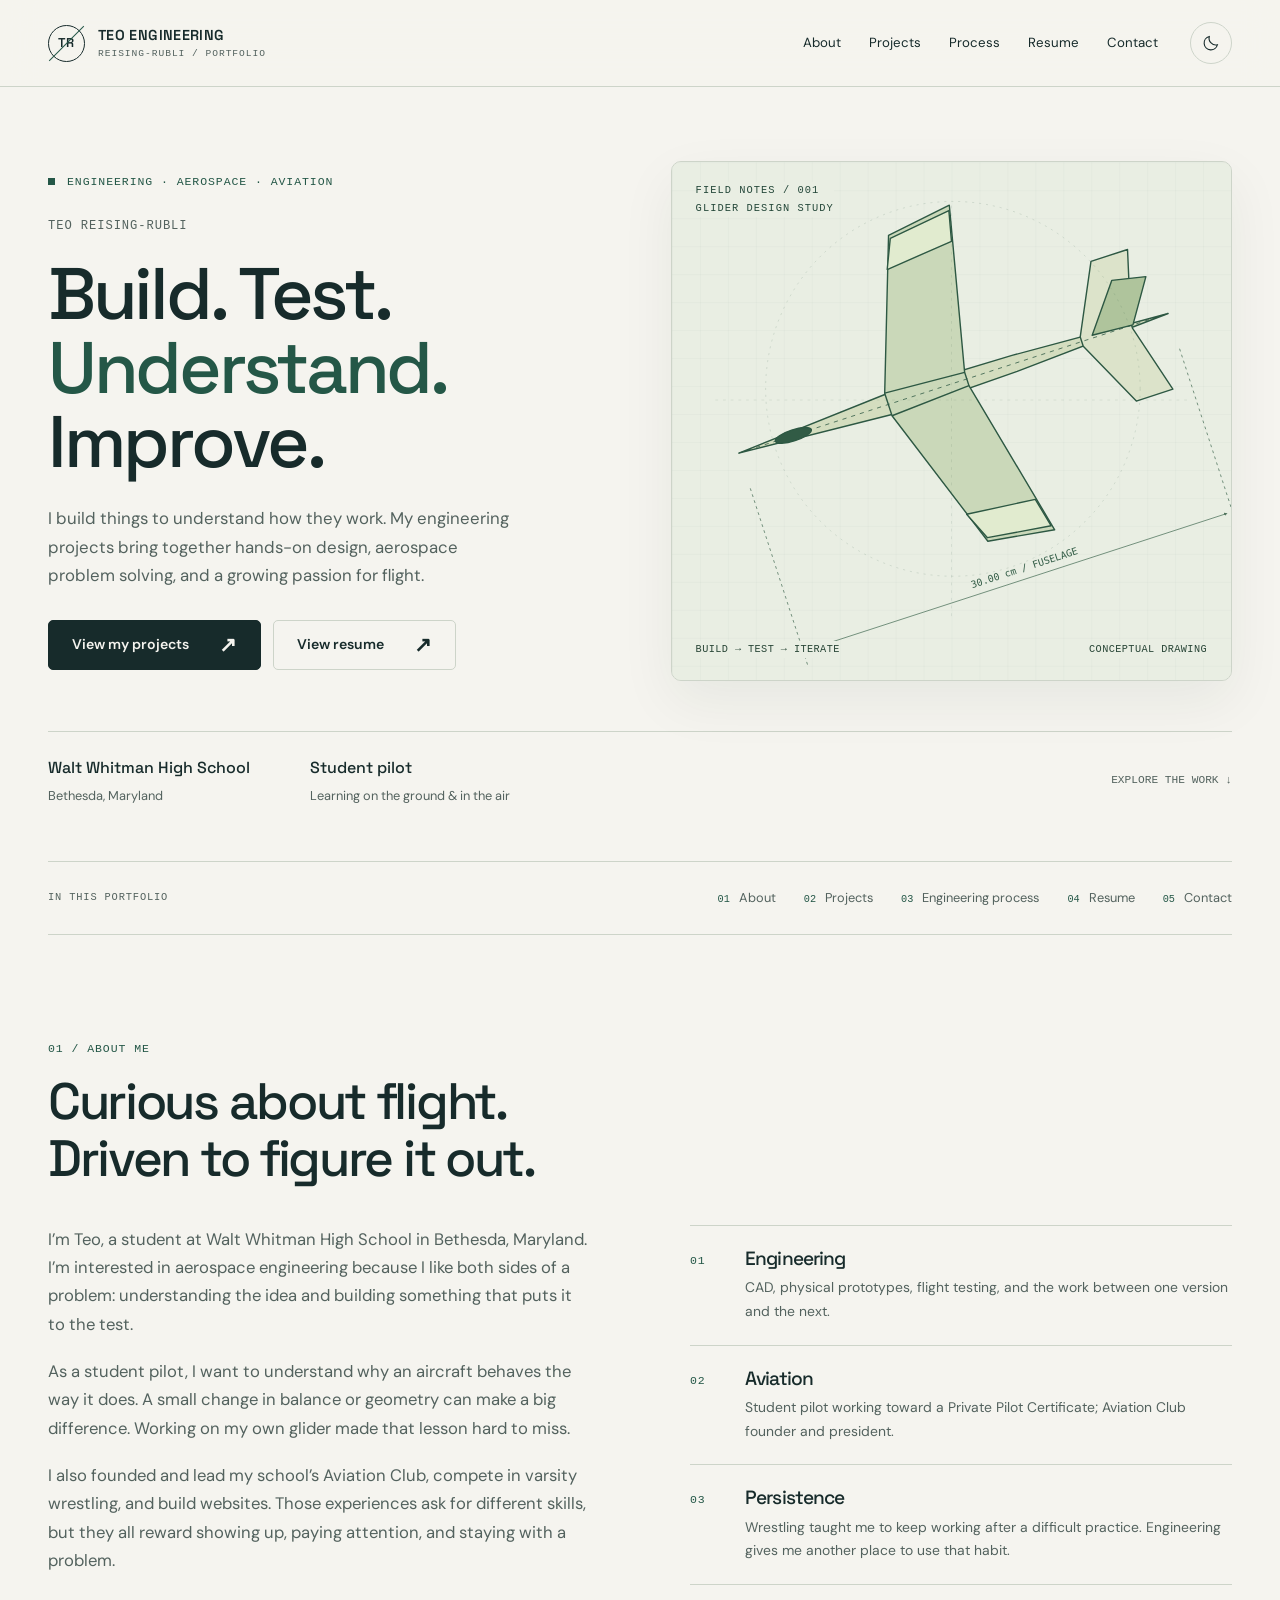
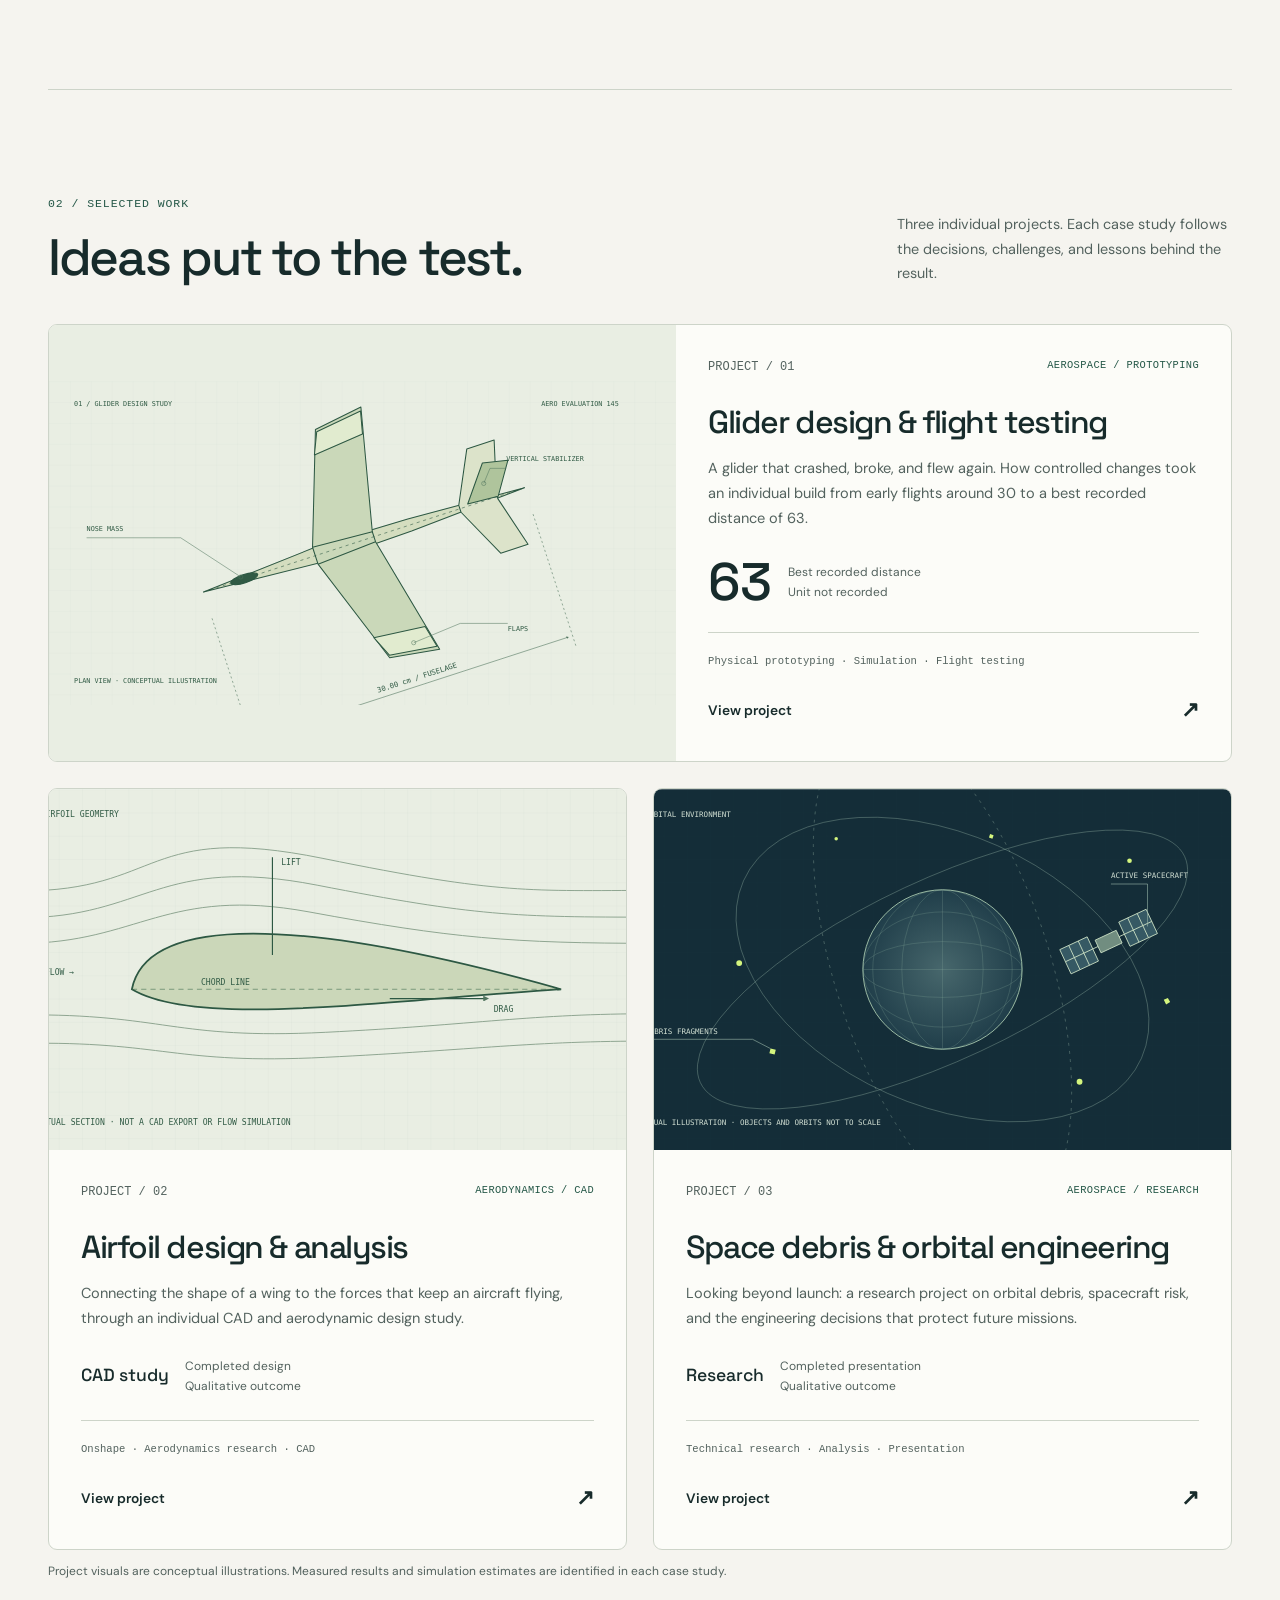
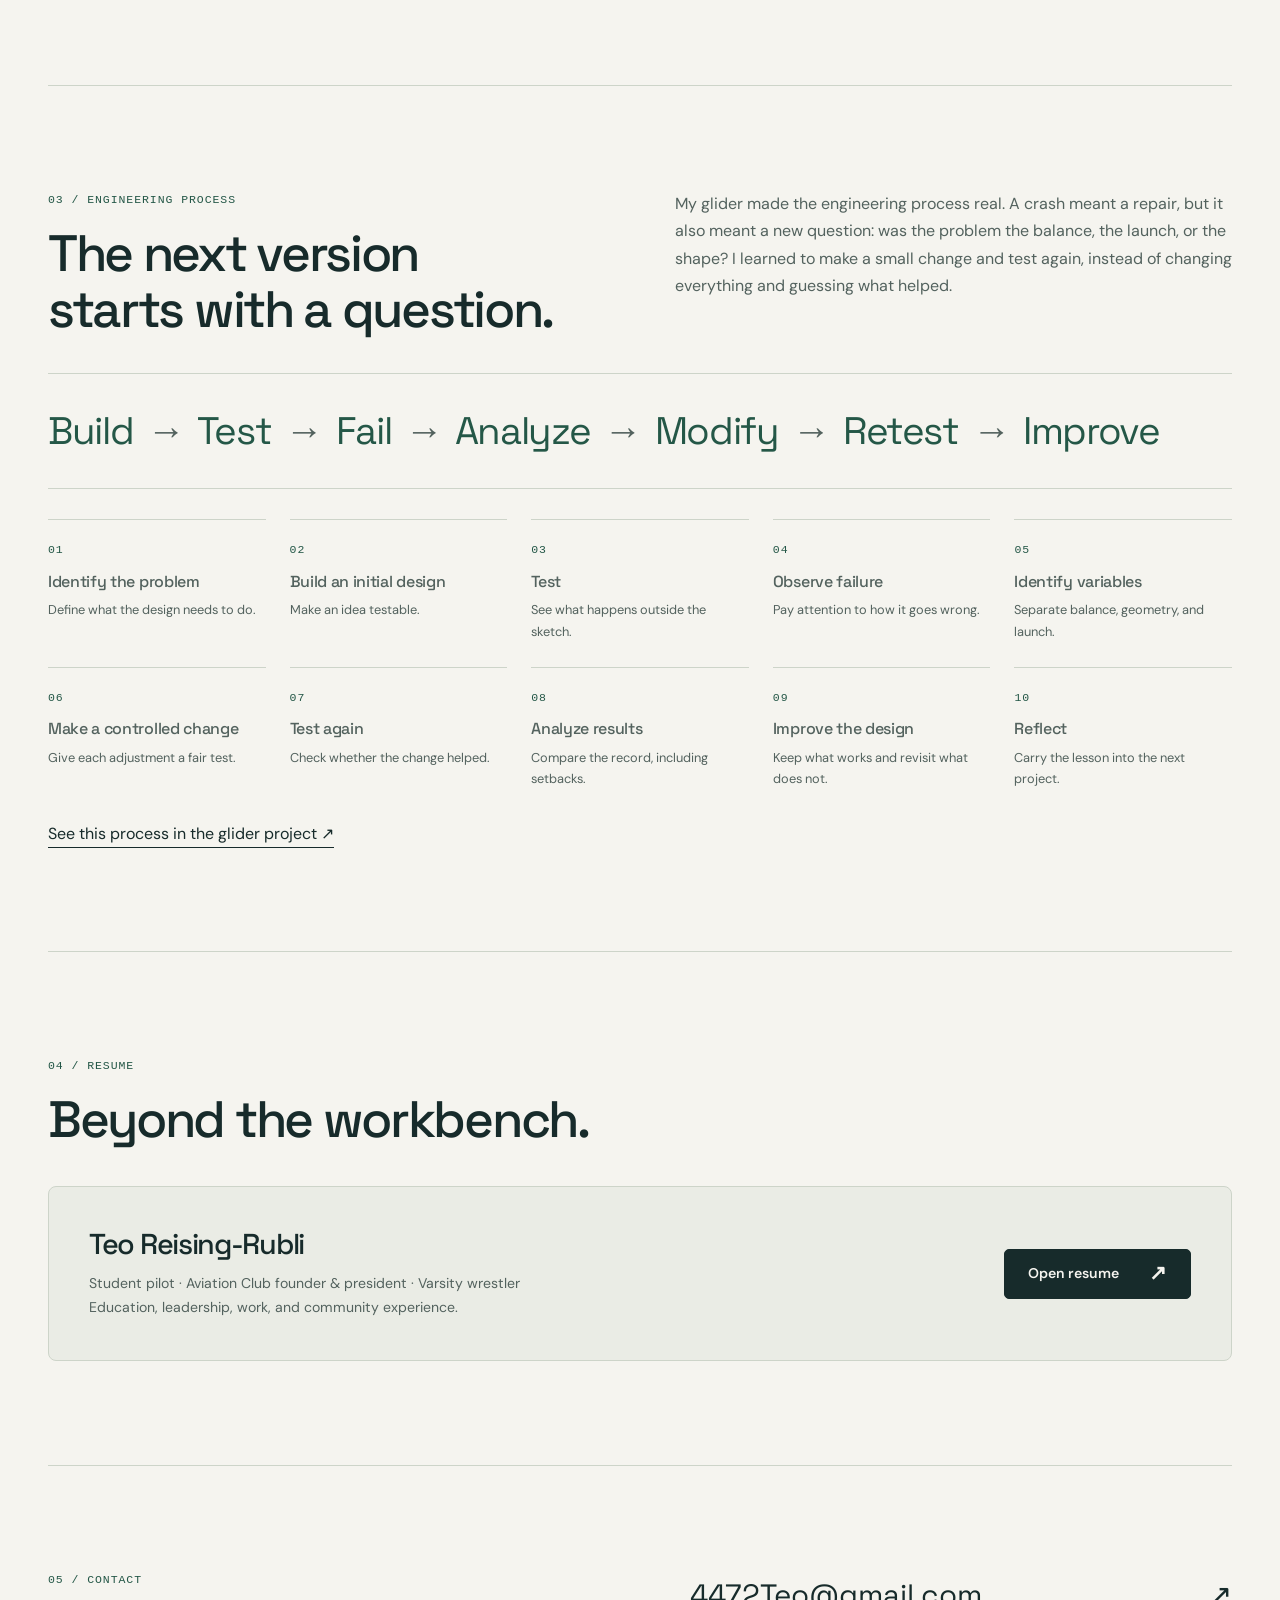
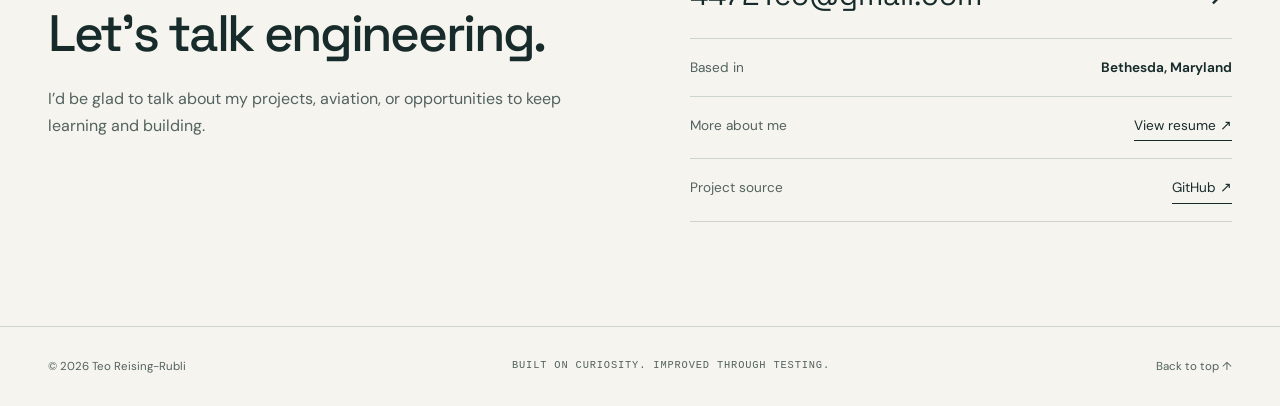
<file: index.html>
<!doctype html>
<html lang="en">
  <head>
    <meta charset="utf-8" />
    <meta name="viewport" content="width=device-width,initial-scale=1" />
    <meta name="color-scheme" content="light dark" />
    <meta name="theme-color" content="#172b2b" />
    <title>Engineering, aerospace &amp; aviation | Teo Reising-Rubli</title>
    <meta
      name="description"
      content="The engineering portfolio of Teo Reising-Rubli: hands-on glider testing, airfoil CAD, and space-debris research."
    />
    <meta
      property="og:title"
      content="Engineering, aerospace &amp; aviation | Teo Reising-Rubli"
    />
    <meta
      property="og:description"
      content="The engineering portfolio of Teo Reising-Rubli: hands-on glider testing, airfoil CAD, and space-debris research."
    />
    <meta property="og:type" content="website" />
    <link rel="icon" href="assets/favicon.svg" type="image/svg+xml" />
    <script src="assets/theme.js"></script>
    <link rel="stylesheet" href="assets/styles.css" />
    <script src="assets/main.js" defer></script>
  </head>
  <body>
    <a class="skip" href="#main">Skip to content</a>
    <header class="site-header">
      <div class="wrap nav-wrap">
        <a class="brand" href="index.html" aria-label="Teo Engineering home"
          ><span class="brand-mark" aria-hidden="true">TR</span
          ><span
            >TEO ENGINEERING<small>REISING-RUBLI / PORTFOLIO</small></span
          ></a
        >
        <nav
          class="nav-links"
          id="primary-navigation"
          aria-label="Main navigation"
        >
          <a href="index.html#about">About</a
          ><a href="index.html#projects">Projects</a
          ><a href="index.html#process">Process</a
          ><a href="resume.html">Resume</a
          ><a href="index.html#contact">Contact</a>
        </nav>
        <div class="nav-actions">
          <button
            class="icon-button theme-toggle"
            type="button"
            aria-label="Switch to dark mode"
            aria-pressed="false"
          >
            <svg
              class="moon"
              viewBox="0 0 24 24"
              fill="none"
              stroke="currentColor"
              stroke-width="1.5"
              aria-hidden="true"
            >
              <path
                d="M20.6 14.3A9 9 0 0 1 9.7 3.4a9 9 0 1 0 10.9 10.9Z"
              /></svg
            ><svg
              class="sun"
              viewBox="0 0 24 24"
              fill="none"
              stroke="currentColor"
              stroke-width="1.5"
              aria-hidden="true"
            >
              <circle cx="12" cy="12" r="4" />
              <path
                d="M12 2v2m0 16v2M2 12h2m16 0h2M5 5l1.5 1.5m11 11L19 19M5 19l1.5-1.5m11-11L19 5"
              />
            </svg></button
          ><button
            class="icon-button menu-toggle"
            type="button"
            aria-label="Open navigation"
            aria-expanded="false"
            aria-controls="primary-navigation"
          >
            <svg
              viewBox="0 0 24 24"
              fill="none"
              stroke="currentColor"
              stroke-width="1.5"
              aria-hidden="true"
            >
              <path d="M4 8h16M4 16h16" />
            </svg>
          </button>
        </div>
      </div>
    </header>
    <main id="main">
      <section class="hero wrap">
        <div class="hero-top">
          <div>
            <p class="eyebrow">Engineering · Aerospace · Aviation</p>
            <p class="identity">Teo Reising-Rubli</p>
            <h1>Build. Test.<br /><em>Understand.</em><br />Improve.</h1>
            <p class="intro">
              I build things to understand how they work. My engineering
              projects bring together hands-on design, aerospace problem
              solving, and a growing passion for flight.
            </p>
            <div class="button-row">
              <a class="button primary" href="#projects"
                >View my projects<span class="arrow" aria-hidden="true"
                  >↗</span
                ></a
              ><a class="button" href="resume.html"
                >View resume<span class="arrow" aria-hidden="true">↗</span></a
              >
            </div>
          </div>
          <figure class="hero-visual">
            <span class="drawing-label"
              >FIELD NOTES / 001<br />GLIDER DESIGN STUDY</span
            ><img
              src="assets/images/flight-study.svg"
              alt="Conceptual glider plan with a fuselage dimension of 30 centimeters"
              width="800"
              height="740"
              fetchpriority="high"
            />
            <figcaption class="visual-footer">
              <span>BUILD → TEST → ITERATE</span><span>CONCEPTUAL DRAWING</span>
            </figcaption>
          </figure>
        </div>
        <div class="hero-facts">
          <div><strong>Walt Whitman High School</strong>Bethesda, Maryland</div>
          <div>
            <strong>Student pilot</strong>Learning on the ground & in the air
          </div>
          <div class="scroll-note">EXPLORE THE WORK ↓</div>
        </div>
      </section>
      <nav class="wrap contents" aria-label="Table of contents">
        <span class="mono">In this portfolio</span>
        <ol>
          <li>
            <a href="#about"><span>01</span>About</a>
          </li>
          <li>
            <a href="#projects"><span>02</span>Projects</a>
          </li>
          <li>
            <a href="#process"><span>03</span>Engineering process</a>
          </li>
          <li>
            <a href="#resume"><span>04</span>Resume</a>
          </li>
          <li>
            <a href="#contact"><span>05</span>Contact</a>
          </li>
        </ol>
      </nav>
      <section class="section wrap" id="about">
        <div class="section-heading">
          <div>
            <span class="section-num">01 / ABOUT ME</span>
            <h2>Curious about flight.<br />Driven to figure it out.</h2>
          </div>
        </div>
        <div class="about-grid">
          <div class="about-copy">
            <p>
              I’m Teo, a student at Walt Whitman High School in Bethesda,
              Maryland. I’m interested in aerospace engineering because I like
              both sides of a problem: understanding the idea and building
              something that puts it to the test.
            </p>
            <p>
              As a student pilot, I want to understand why an aircraft behaves
              the way it does. A small change in balance or geometry can make a
              big difference. Working on my own glider made that lesson hard to
              miss.
            </p>
            <p>
              I also founded and lead my school’s Aviation Club, compete in
              varsity wrestling, and build websites. Those experiences ask for
              different skills, but they all reward showing up, paying
              attention, and staying with a problem.
            </p>
          </div>
          <div class="about-aside">
            <div class="about-row">
              <span class="mono">01</span>
              <div>
                <h3>Engineering</h3>
                <p>
                  CAD, physical prototypes, flight testing, and the work between
                  one version and the next.
                </p>
              </div>
            </div>
            <div class="about-row">
              <span class="mono">02</span>
              <div>
                <h3>Aviation</h3>
                <p>
                  Student pilot working toward a Private Pilot Certificate;
                  Aviation Club founder and president.
                </p>
              </div>
            </div>
            <div class="about-row">
              <span class="mono">03</span>
              <div>
                <h3>Persistence</h3>
                <p>
                  Wrestling taught me to keep working after a difficult
                  practice. Engineering gives me another place to use that
                  habit.
                </p>
              </div>
            </div>
          </div>
        </div>
      </section>
      <section class="section wrap" id="projects">
        <div class="section-heading">
          <div>
            <span class="section-num">02 / SELECTED WORK</span>
            <h2>Ideas put to the test.</h2>
          </div>
          <p>
            Three individual projects. Each case study follows the decisions,
            challenges, and lessons behind the result.
          </p>
        </div>
        <div class="projects-grid">
          <article class="project-card reveal featured">
            <a
              class="project-media"
              href="glider.html"
              tabindex="-1"
              aria-hidden="true"
              ><img
                src="assets/images/glider-plan.svg"
                alt=""
                width="1200"
                height="620"
                loading="lazy"
            /></a>
            <div class="project-content">
              <div class="card-top">
                <span class="project-index">PROJECT / 01</span
                ><span class="tag">Aerospace / Prototyping</span>
              </div>
              <h3>Glider design & flight testing</h3>
              <p>
                A glider that crashed, broke, and flew again. How controlled
                changes took an individual build from early flights around 30 to
                a best recorded distance of 63.
              </p>
              <div class="project-metric">
                <strong>63</strong
                ><span>Best recorded distance<br />Unit not recorded</span>
              </div>
              <div class="tools">
                Physical prototyping · Simulation · Flight testing
              </div>
              <a
                class="card-link"
                href="glider.html"
                aria-label="View project: Glider design & flight testing"
                >View project</a
              >
            </div>
          </article>
          <article class="project-card reveal">
            <a
              class="project-media"
              href="airfoil.html"
              tabindex="-1"
              aria-hidden="true"
              ><img
                src="assets/images/airfoil-study.svg"
                alt=""
                width="1200"
                height="620"
                loading="lazy"
            /></a>
            <div class="project-content">
              <div class="card-top">
                <span class="project-index">PROJECT / 02</span
                ><span class="tag">Aerodynamics / CAD</span>
              </div>
              <h3>Airfoil design & analysis</h3>
              <p>
                Connecting the shape of a wing to the forces that keep an
                aircraft flying, through an individual CAD and aerodynamic
                design study.
              </p>
              <div class="project-metric qualitative">
                <strong>CAD study</strong
                ><span>Completed design<br />Qualitative outcome</span>
              </div>
              <div class="tools">Onshape · Aerodynamics research · CAD</div>
              <a
                class="card-link"
                href="airfoil.html"
                aria-label="View project: Airfoil design & analysis"
                >View project</a
              >
            </div>
          </article>
          <article class="project-card reveal">
            <a
              class="project-media"
              href="space-debris.html"
              tabindex="-1"
              aria-hidden="true"
              ><img
                src="assets/images/orbital-study.svg"
                alt=""
                width="1200"
                height="620"
                loading="lazy"
            /></a>
            <div class="project-content">
              <div class="card-top">
                <span class="project-index">PROJECT / 03</span
                ><span class="tag">Aerospace / Research</span>
              </div>
              <h3>Space debris & orbital engineering</h3>
              <p>
                Looking beyond launch: a research project on orbital debris,
                spacecraft risk, and the engineering decisions that protect
                future missions.
              </p>
              <div class="project-metric qualitative">
                <strong class="word-metric">Research</strong
                ><span>Completed presentation<br />Qualitative outcome</span>
              </div>
              <div class="tools">
                Technical research · Analysis · Presentation
              </div>
              <a
                class="card-link"
                href="space-debris.html"
                aria-label="View project: Space debris & orbital engineering"
                >View project</a
              >
            </div>
          </article>
        </div>
        <p class="caption">
          Project visuals are conceptual illustrations. Measured results and
          simulation estimates are identified in each case study.
        </p>
      </section>
      <section class="section wrap" id="process">
        <div class="process-intro">
          <div>
            <span class="section-num">03 / ENGINEERING PROCESS</span>
            <h2>The next version<br />starts with a question.</h2>
          </div>
          <p>
            My glider made the engineering process real. A crash meant a repair,
            but it also meant a new question: was the problem the balance, the
            launch, or the shape? I learned to make a small change and test
            again, instead of changing everything and guessing what helped.
          </p>
        </div>
        <div class="process-chain">
          Build <span>→</span> Test <span>→</span> Fail <span>→</span> Analyze
          <span>→</span> Modify <span>→</span> Retest <span>→</span> Improve
        </div>
        <ol class="process-list">
          <li class="reveal">
            <span class="mono">01</span>
            <h3>Identify the problem</h3>
            <p>Define what the design needs to do.</p>
          </li>
          <li class="reveal">
            <span class="mono">02</span>
            <h3>Build an initial design</h3>
            <p>Make an idea testable.</p>
          </li>
          <li class="reveal">
            <span class="mono">03</span>
            <h3>Test</h3>
            <p>See what happens outside the sketch.</p>
          </li>
          <li class="reveal">
            <span class="mono">04</span>
            <h3>Observe failure</h3>
            <p>Pay attention to how it goes wrong.</p>
          </li>
          <li class="reveal">
            <span class="mono">05</span>
            <h3>Identify variables</h3>
            <p>Separate balance, geometry, and launch.</p>
          </li>
          <li class="reveal">
            <span class="mono">06</span>
            <h3>Make a controlled change</h3>
            <p>Give each adjustment a fair test.</p>
          </li>
          <li class="reveal">
            <span class="mono">07</span>
            <h3>Test again</h3>
            <p>Check whether the change helped.</p>
          </li>
          <li class="reveal">
            <span class="mono">08</span>
            <h3>Analyze results</h3>
            <p>Compare the record, including setbacks.</p>
          </li>
          <li class="reveal">
            <span class="mono">09</span>
            <h3>Improve the design</h3>
            <p>Keep what works and revisit what does not.</p>
          </li>
          <li class="reveal">
            <span class="mono">10</span>
            <h3>Reflect</h3>
            <p>Carry the lesson into the next project.</p>
          </li>
        </ol>
        <a class="text-link" href="glider.html#process"
          >See this process in the glider project ↗</a
        >
      </section>
      <section class="section wrap" id="resume">
        <div class="section-heading">
          <div>
            <span class="section-num">04 / RESUME</span>
            <h2>Beyond the workbench.</h2>
          </div>
        </div>
        <div class="resume-band">
          <div>
            <h3>Teo Reising-Rubli</h3>
            <p>
              Student pilot · Aviation Club founder & president · Varsity
              wrestler<br />Education, leadership, work, and community
              experience.
            </p>
          </div>
          <a class="button primary" href="resume.html"
            >Open resume<span class="arrow" aria-hidden="true">↗</span></a
          >
        </div>
      </section>
      <section class="section wrap" id="contact">
        <div class="contact-grid">
          <div>
            <span class="section-num">05 / CONTACT</span>
            <h2>Let’s talk engineering.</h2>
            <p>
              I’d be glad to talk about my projects, aviation, or opportunities
              to keep learning and building.
            </p>
          </div>
          <div>
            <a class="email-link" href="mailto:4472Teo@gmail.com"
              >4472Teo@gmail.com <span aria-hidden="true">↗</span></a
            >
            <div class="contact-detail">
              <span>Based in</span><strong>Bethesda, Maryland</strong>
            </div>
            <div class="contact-detail">
              <span>More about me</span
              ><a class="text-link" href="resume.html">View resume ↗</a>
            </div>
            <div class="contact-detail">
              <span>Project source</span
              ><a
                class="text-link"
                href="https://github.com/4472teo-ops/teo-engineering-portfolio"
                >GitHub ↗</a
              >
            </div>
          </div>
        </div>
      </section>
    </main>
    <footer class="site-footer">
      <div class="wrap footer-inner">
        <span>© 2026 Teo Reising-Rubli</span
        ><span class="mono">Built on curiosity. Improved through testing.</span
        ><a href="#main">Back to top ↑</a>
      </div>
    </footer>
    <dialog class="lightbox" id="image-viewer" aria-labelledby="viewer-title">
      <div class="lightbox-top">
        <p id="viewer-title">Project drawing</p>
        <button
          class="icon-button"
          type="button"
          aria-label="Close enlarged image"
        >
          ✕
        </button>
      </div>
      <img alt="" />
    </dialog>
  </body>
</html>
</file>
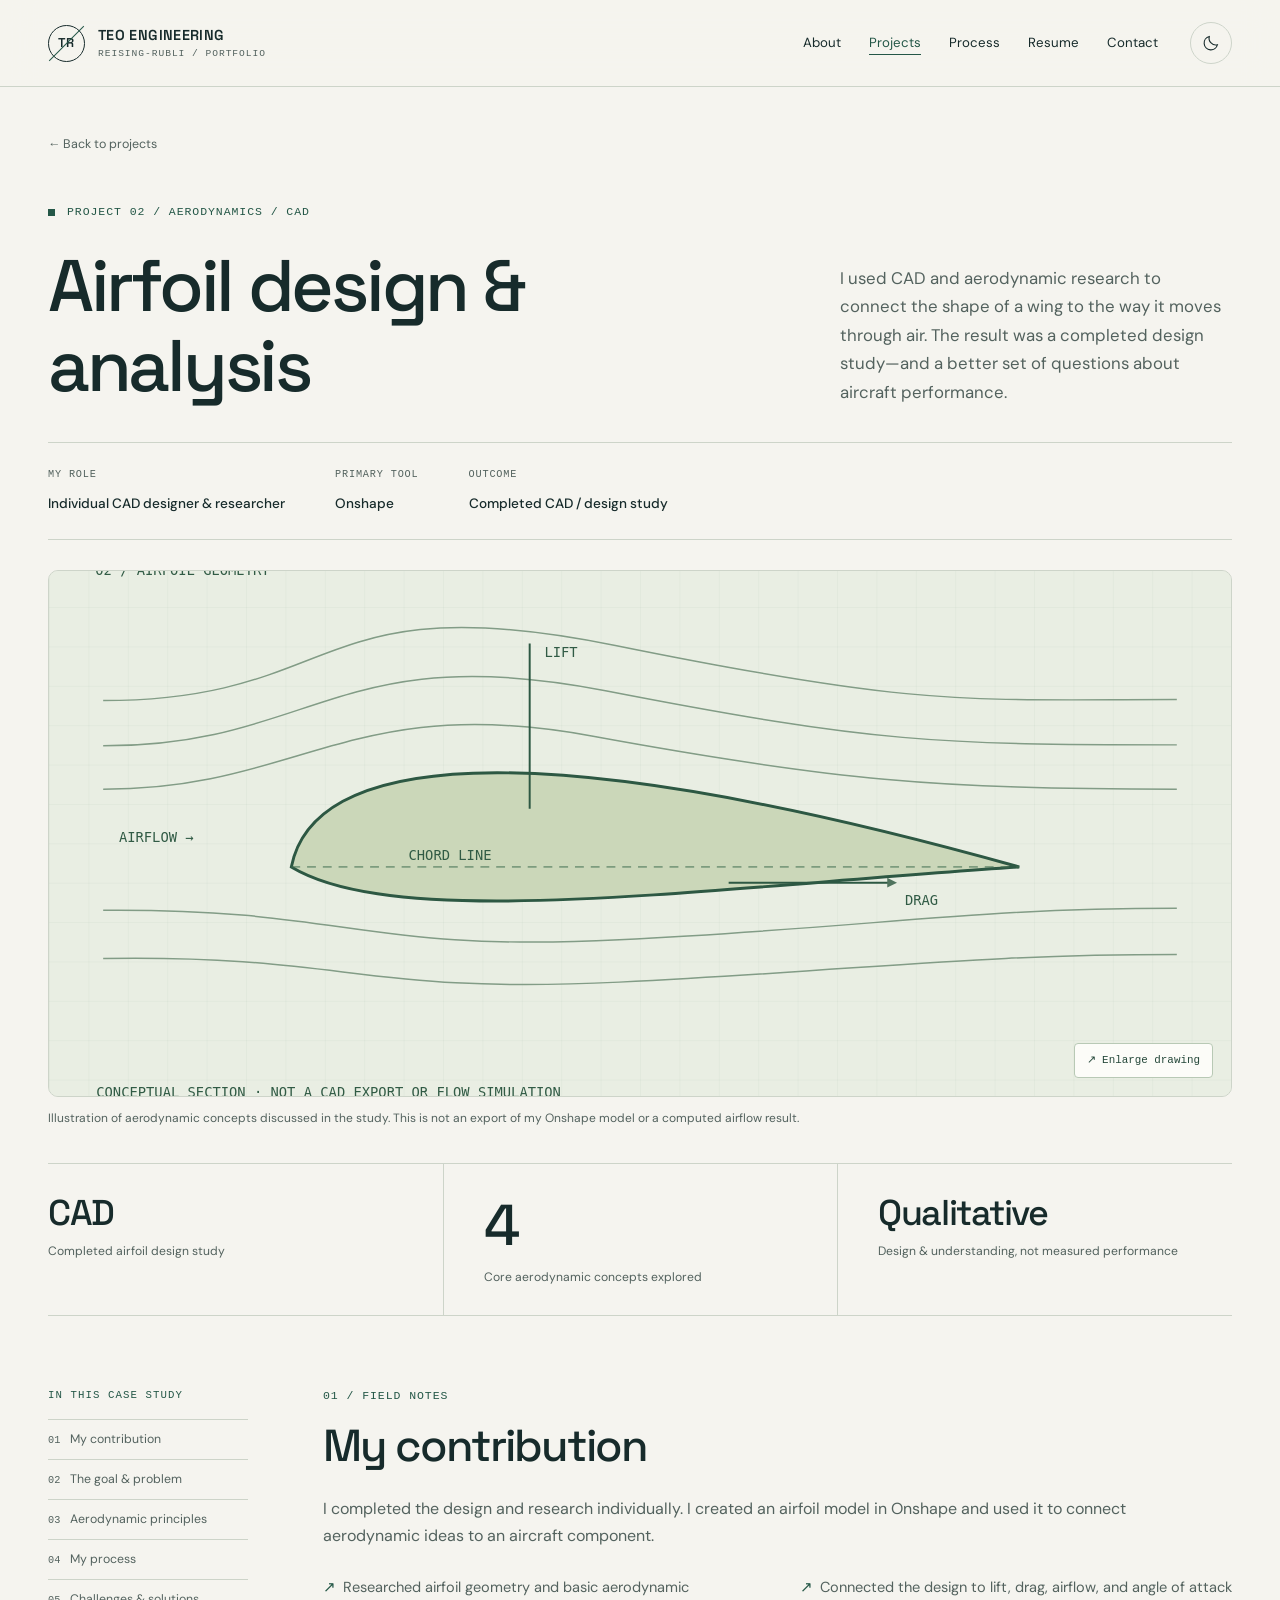
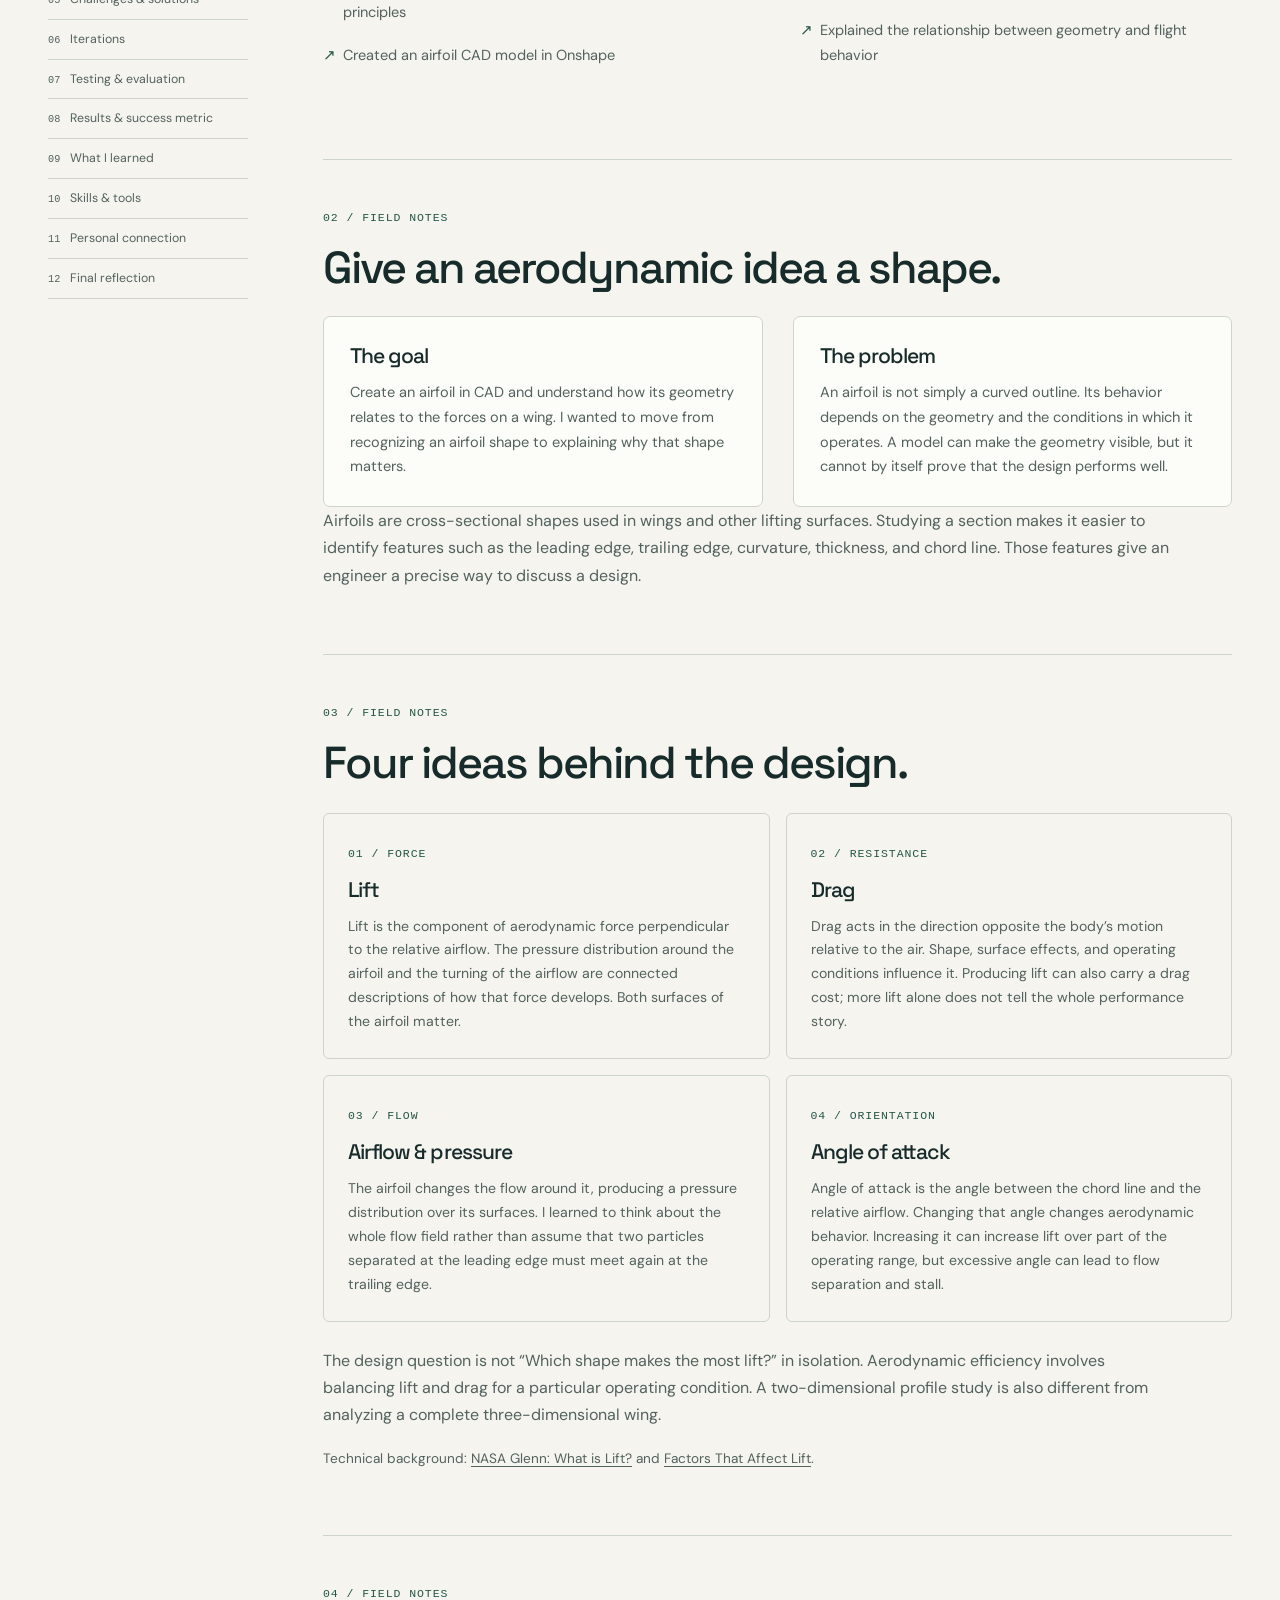
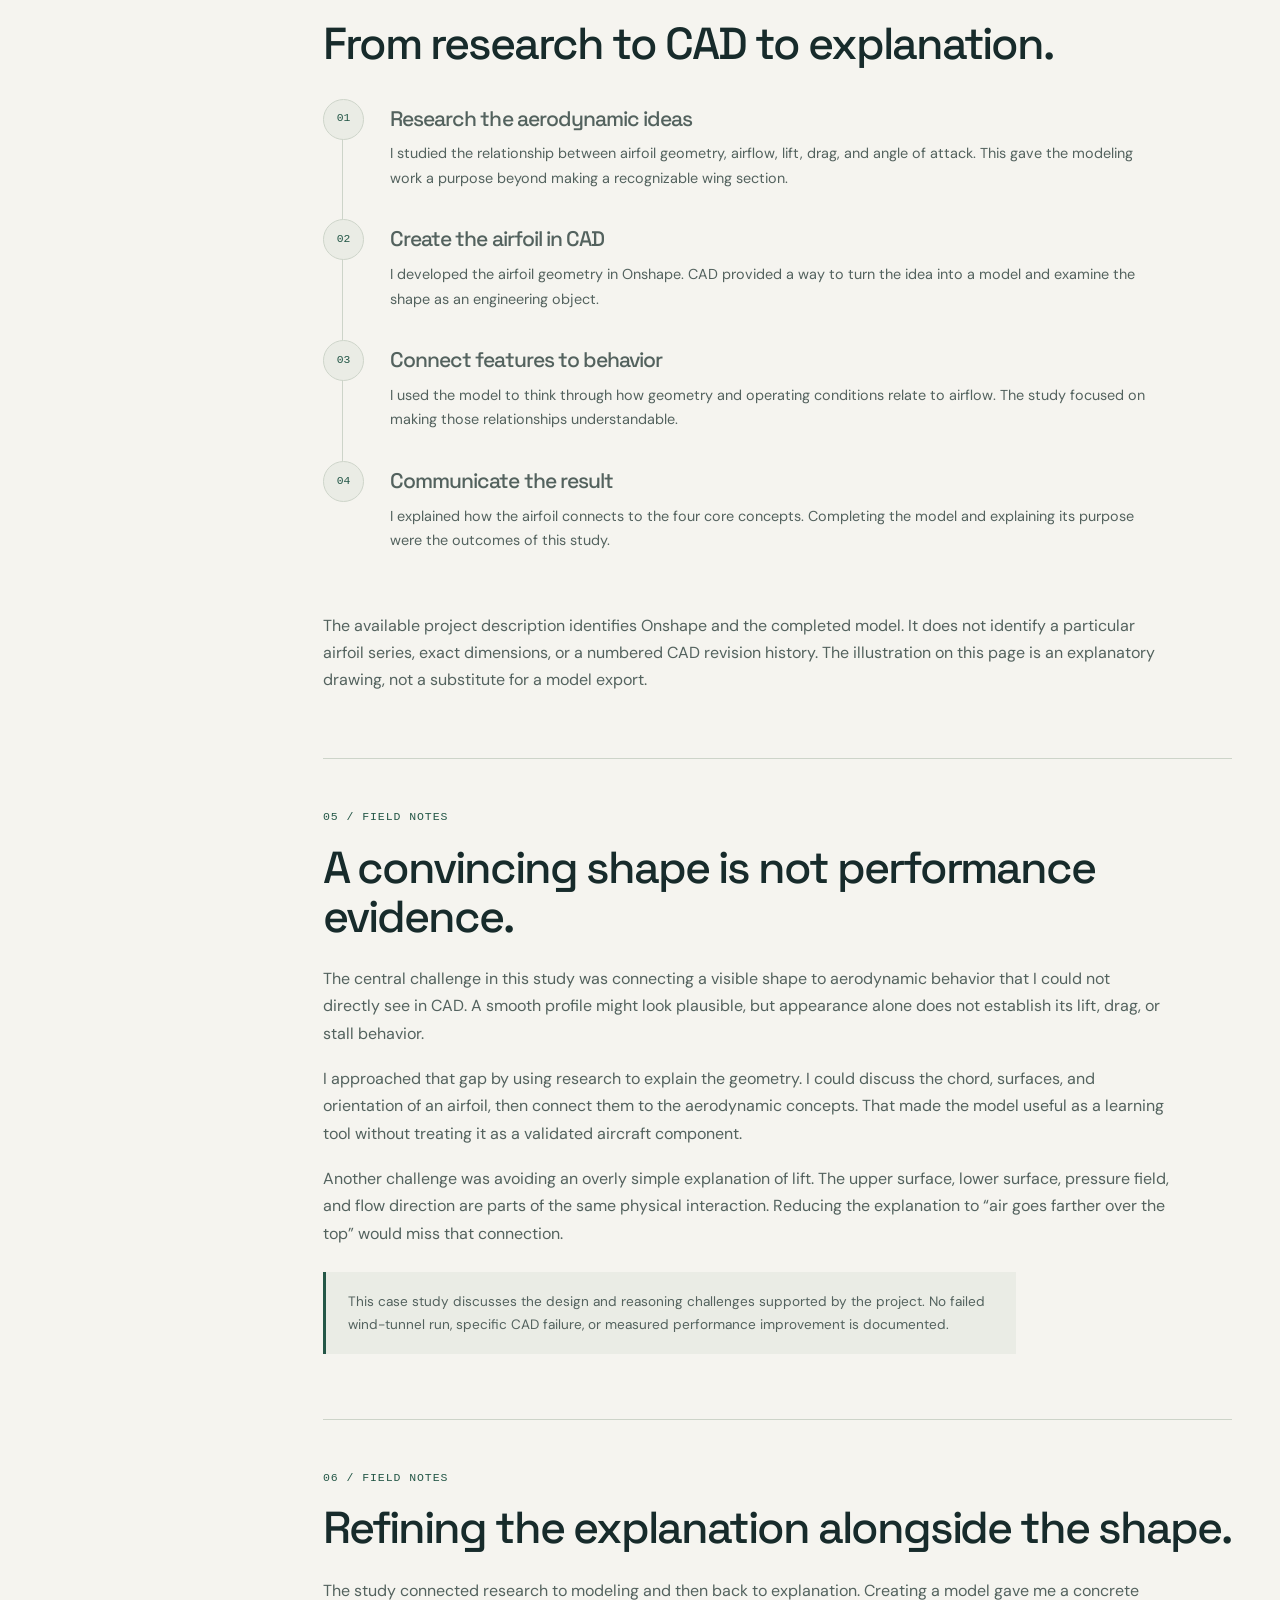
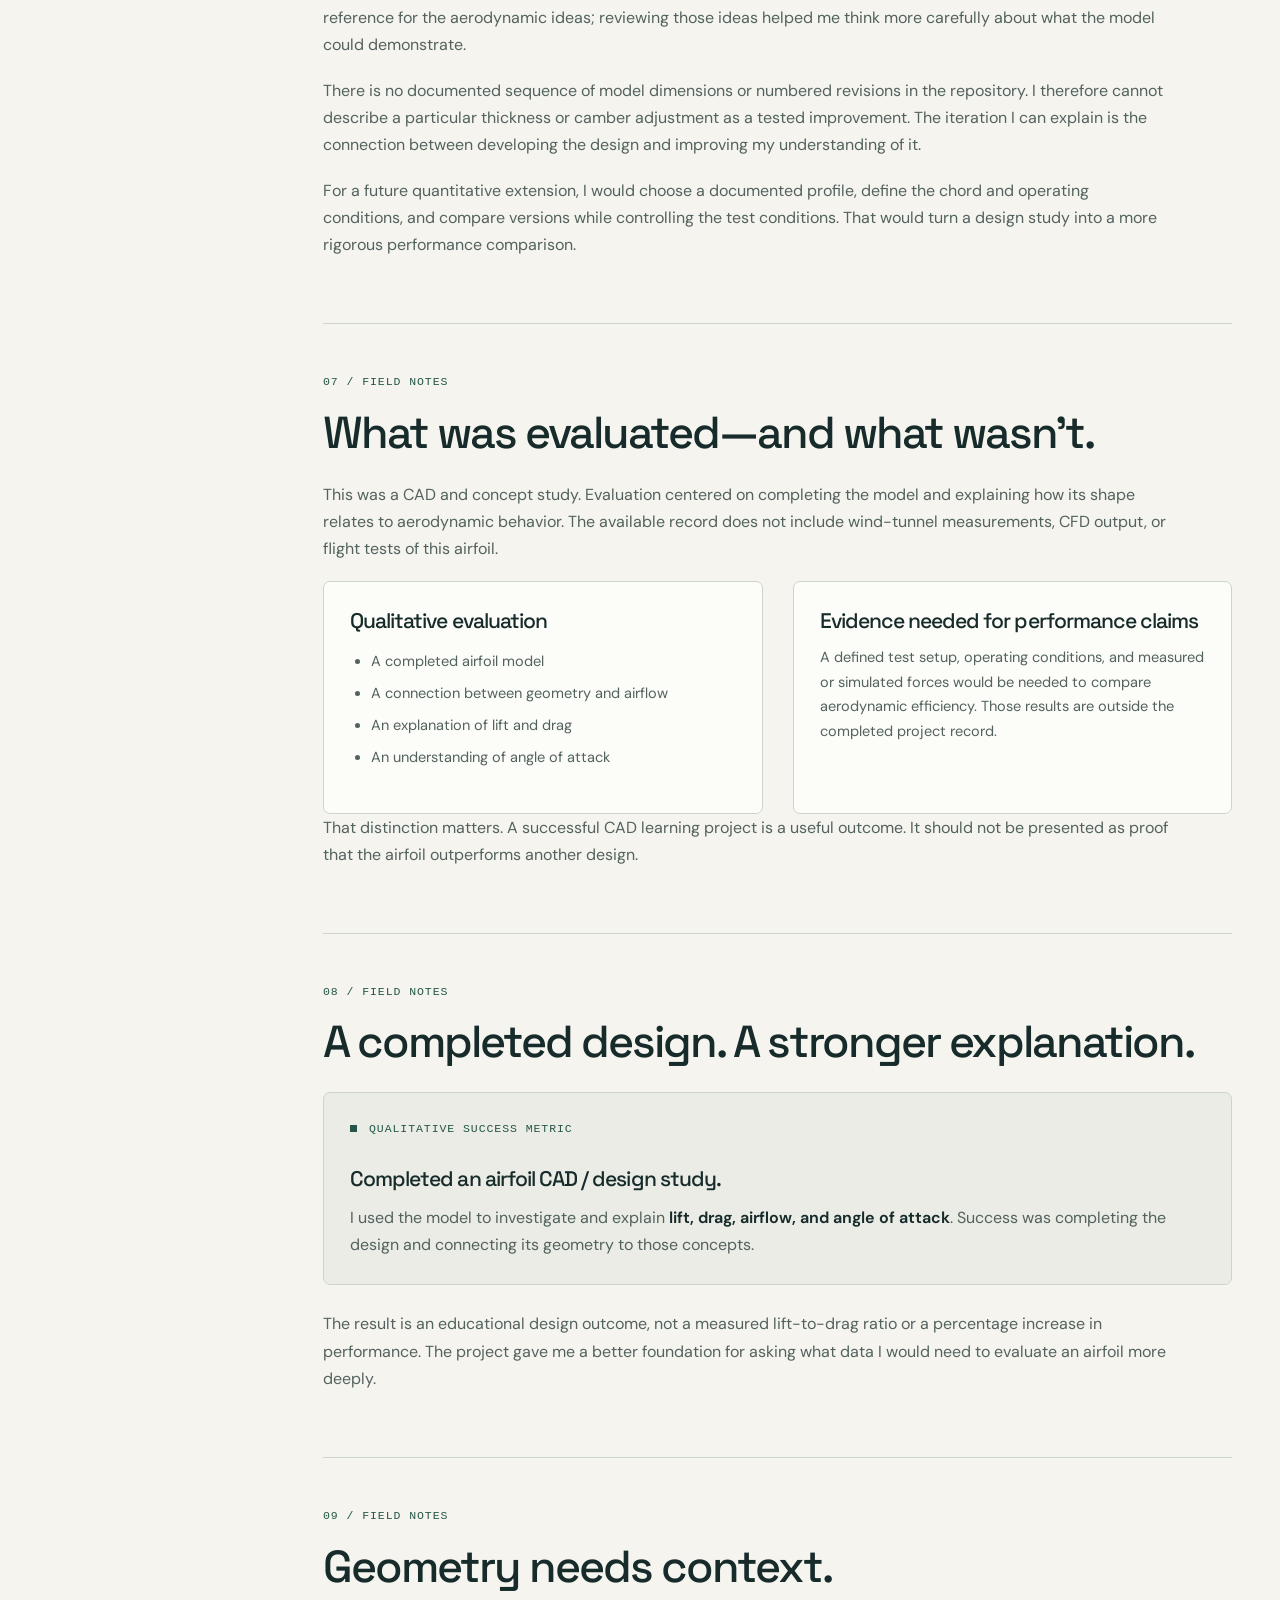
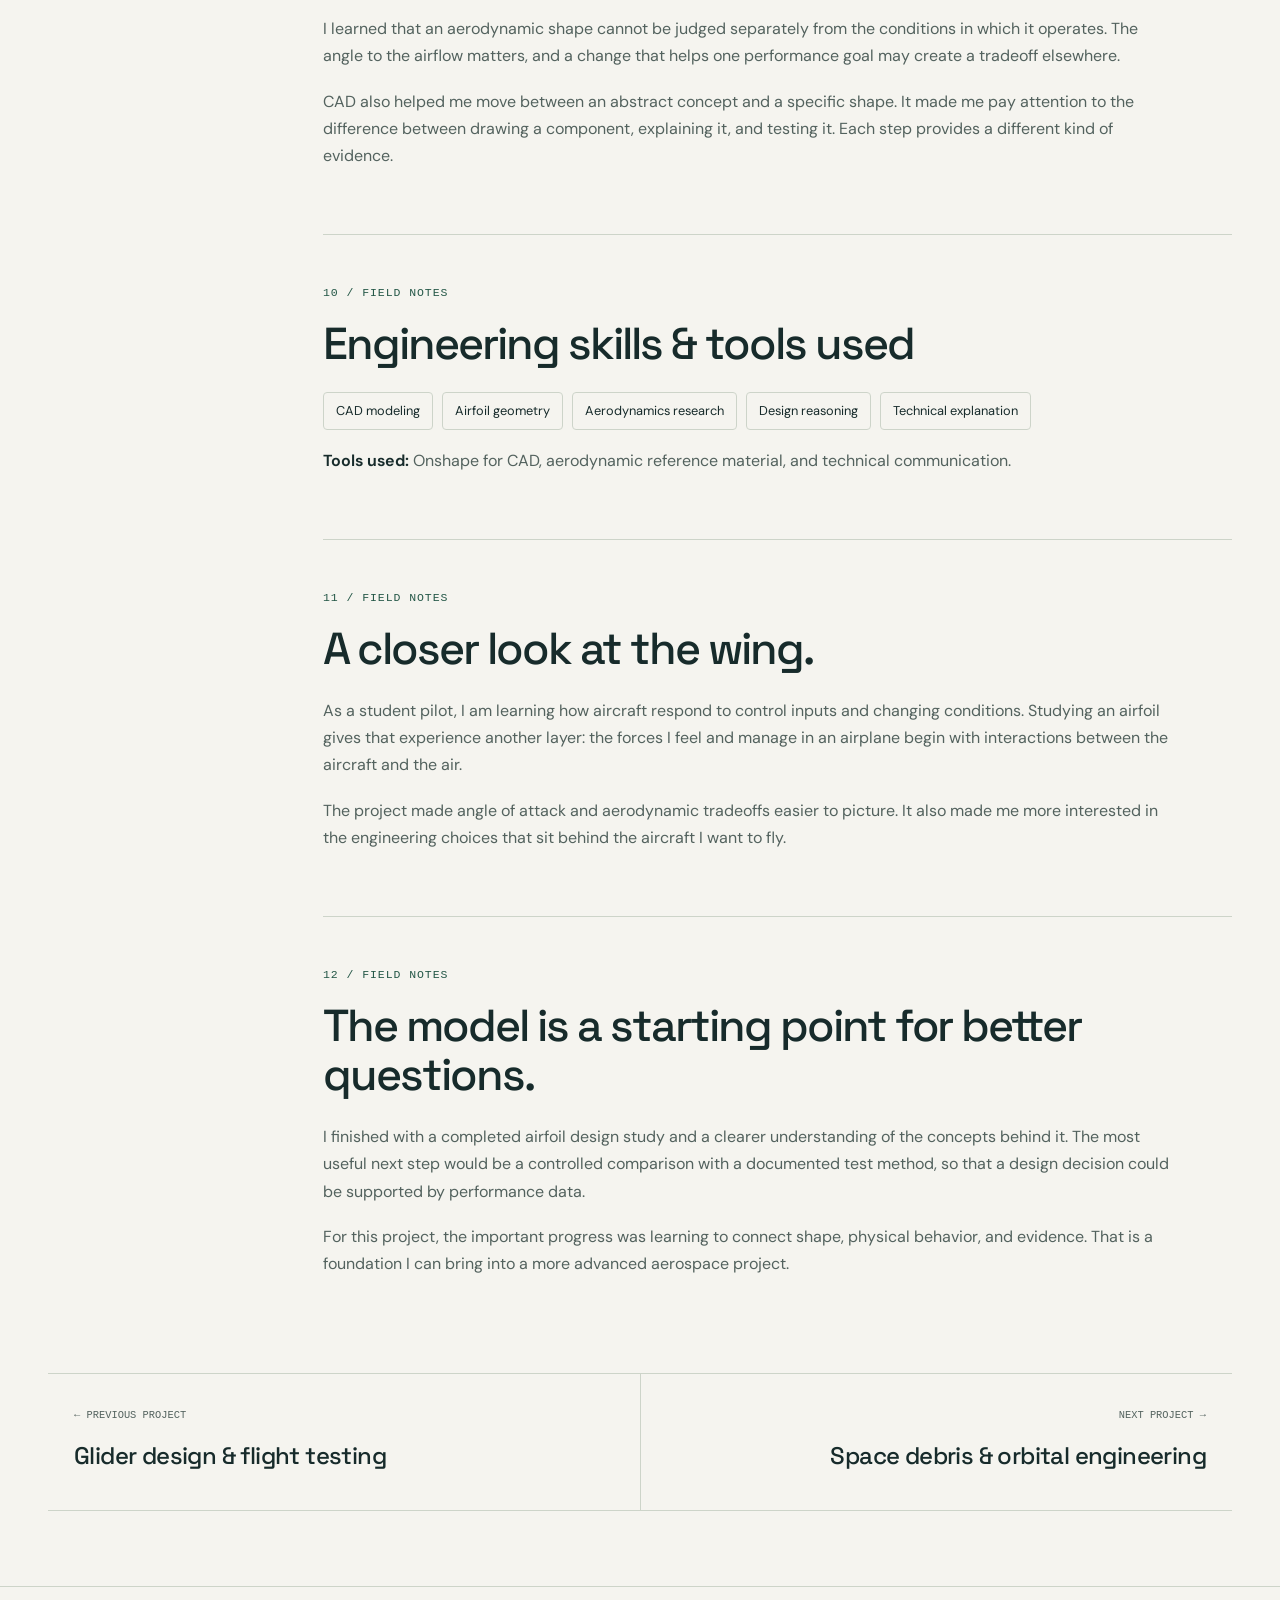
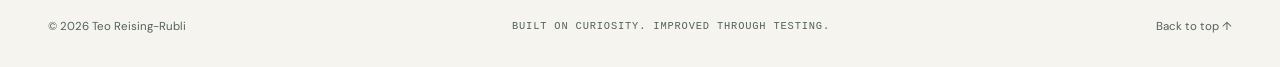
<file: airfoil.html>
<!doctype html>
<html lang="en">
  <head>
    <meta charset="utf-8" />
    <meta name="viewport" content="width=device-width,initial-scale=1" />
    <meta name="color-scheme" content="light dark" />
    <meta name="theme-color" content="#172b2b" />
    <title>Airfoil design &amp; analysis | Teo Reising-Rubli</title>
    <meta
      name="description"
      content="I used CAD and aerodynamic research to connect the shape of a wing to the way it moves through air. The result was a completed design study—and a better set of questions about aircraft performance."
    />
    <meta
      property="og:title"
      content="Airfoil design &amp; analysis | Teo Reising-Rubli"
    />
    <meta
      property="og:description"
      content="I used CAD and aerodynamic research to connect the shape of a wing to the way it moves through air. The result was a completed design study—and a better set of questions about aircraft performance."
    />
    <meta property="og:type" content="website" />
    <link rel="icon" href="assets/favicon.svg" type="image/svg+xml" />
    <script src="assets/theme.js"></script>
    <link rel="stylesheet" href="assets/styles.css" />
    <script src="assets/main.js" defer></script>
  </head>
  <body>
    <a class="skip" href="#main">Skip to content</a>
    <header class="site-header">
      <div class="wrap nav-wrap">
        <a class="brand" href="index.html" aria-label="Teo Engineering home"
          ><span class="brand-mark" aria-hidden="true">TR</span
          ><span
            >TEO ENGINEERING<small>REISING-RUBLI / PORTFOLIO</small></span
          ></a
        >
        <nav
          class="nav-links"
          id="primary-navigation"
          aria-label="Main navigation"
        >
          <a href="index.html#about">About</a
          ><a href="index.html#projects" aria-current="true">Projects</a
          ><a href="index.html#process">Process</a
          ><a href="resume.html">Resume</a
          ><a href="index.html#contact">Contact</a>
        </nav>
        <div class="nav-actions">
          <button
            class="icon-button theme-toggle"
            type="button"
            aria-label="Switch to dark mode"
            aria-pressed="false"
          >
            <svg
              class="moon"
              viewBox="0 0 24 24"
              fill="none"
              stroke="currentColor"
              stroke-width="1.5"
              aria-hidden="true"
            >
              <path
                d="M20.6 14.3A9 9 0 0 1 9.7 3.4a9 9 0 1 0 10.9 10.9Z"
              /></svg
            ><svg
              class="sun"
              viewBox="0 0 24 24"
              fill="none"
              stroke="currentColor"
              stroke-width="1.5"
              aria-hidden="true"
            >
              <circle cx="12" cy="12" r="4" />
              <path
                d="M12 2v2m0 16v2M2 12h2m16 0h2M5 5l1.5 1.5m11 11L19 19M5 19l1.5-1.5m11-11L19 5"
              />
            </svg></button
          ><button
            class="icon-button menu-toggle"
            type="button"
            aria-label="Open navigation"
            aria-expanded="false"
            aria-controls="primary-navigation"
          >
            <svg
              viewBox="0 0 24 24"
              fill="none"
              stroke="currentColor"
              stroke-width="1.5"
              aria-hidden="true"
            >
              <path d="M4 8h16M4 16h16" />
            </svg>
          </button>
        </div>
      </div>
    </header>
    <main id="main">
      <div class="wrap">
        <header class="case-hero">
          <a class="back-link" href="index.html#projects">← Back to projects</a>
          <div class="case-heading">
            <div>
              <p class="eyebrow">Project 02 / Aerodynamics / CAD</p>
              <h1>Airfoil design &<br />analysis</h1>
            </div>
            <p class="lead">
              I used CAD and aerodynamic research to connect the shape of a wing
              to the way it moves through air. The result was a completed design
              study—and a better set of questions about aircraft performance.
            </p>
          </div>
          <div class="case-meta">
            <div>
              <span class="meta-label">My role</span
              ><strong>Individual CAD designer & researcher</strong>
            </div>
            <div>
              <span class="meta-label">Primary tool</span
              ><strong>Onshape</strong>
            </div>
            <div>
              <span class="meta-label">Outcome</span
              ><strong>Completed CAD / design study</strong>
            </div>
          </div>
          <figure class="case-cover">
            <a
              class="zoom-link"
              data-enlarge="Conceptual airfoil section with airflow and force directions"
              href="assets/images/airfoil-study.svg"
              ><img
                src="assets/images/airfoil-study.svg"
                alt="Conceptual airfoil section with airflow and force directions"
                width="1200"
                height="620"
                fetchpriority="high"
            /></a>
          </figure>
          <p class="caption">
            Illustration of aerodynamic concepts discussed in the study. This is
            not an export of my Onshape model or a computed airflow result.
          </p>
          <div class="case-metrics">
            <div>
              <strong class="word-metric">CAD</strong
              ><span>Completed airfoil design study</span>
            </div>
            <div>
              <strong>4</strong><span>Core aerodynamic concepts explored</span>
            </div>
            <div>
              <strong class="word-metric">Qualitative</strong
              ><span>Design & understanding, not measured performance</span>
            </div>
          </div>
        </header>
        <div class="case-layout">
          <nav class="case-toc" aria-label="Case study contents">
            <p>In this case study</p>
            <ol>
              <li>
                <a href="#contribution"><span>01</span>My contribution</a>
              </li>
              <li>
                <a href="#goal"><span>02</span>The goal & problem</a>
              </li>
              <li>
                <a href="#principles"><span>03</span>Aerodynamic principles</a>
              </li>
              <li>
                <a href="#process"><span>04</span>My process</a>
              </li>
              <li>
                <a href="#challenges"><span>05</span>Challenges & solutions</a>
              </li>
              <li>
                <a href="#iterations"><span>06</span>Iterations</a>
              </li>
              <li>
                <a href="#testing"><span>07</span>Testing & evaluation</a>
              </li>
              <li>
                <a href="#results"><span>08</span>Results & success metric</a>
              </li>
              <li>
                <a href="#learning"><span>09</span>What I learned</a>
              </li>
              <li>
                <a href="#skills"><span>10</span>Skills & tools</a>
              </li>
              <li>
                <a href="#connection"><span>11</span>Personal connection</a>
              </li>
              <li>
                <a href="#reflection"><span>12</span>Final reflection</a>
              </li>
            </ol>
          </nav>
          <div>
            <section id="contribution" class="case-section reveal">
              <span class="section-num">01 / FIELD NOTES</span>
              <h2>My contribution</h2>
              <p>
                I completed the design and research individually. I created an
                airfoil model in Onshape and used it to connect aerodynamic
                ideas to an aircraft component.
              </p>
              <ul class="role-list">
                <li>
                  Researched airfoil geometry and basic aerodynamic principles
                </li>
                <li>Created an airfoil CAD model in Onshape</li>
                <li>
                  Connected the design to lift, drag, airflow, and angle of
                  attack
                </li>
                <li>
                  Explained the relationship between geometry and flight
                  behavior
                </li>
              </ul>
            </section>
            <section id="goal" class="case-section reveal">
              <span class="section-num">02 / FIELD NOTES</span>
              <h2>Give an aerodynamic idea a shape.</h2>
              <div class="two-col">
                <div class="panel">
                  <h3>The goal</h3>
                  <p>
                    Create an airfoil in CAD and understand how its geometry
                    relates to the forces on a wing. I wanted to move from
                    recognizing an airfoil shape to explaining why that shape
                    matters.
                  </p>
                </div>
                <div class="panel">
                  <h3>The problem</h3>
                  <p>
                    An airfoil is not simply a curved outline. Its behavior
                    depends on the geometry and the conditions in which it
                    operates. A model can make the geometry visible, but it
                    cannot by itself prove that the design performs well.
                  </p>
                </div>
              </div>
              <p>
                Airfoils are cross-sectional shapes used in wings and other
                lifting surfaces. Studying a section makes it easier to identify
                features such as the leading edge, trailing edge, curvature,
                thickness, and chord line. Those features give an engineer a
                precise way to discuss a design.
              </p>
            </section>
            <section id="principles" class="case-section reveal">
              <span class="section-num">03 / FIELD NOTES</span>
              <h2>Four ideas behind the design.</h2>
              <div class="variable-grid">
                <article class="variable-card">
                  <span class="mono">01 / FORCE</span>
                  <h3>Lift</h3>
                  <p>
                    Lift is the component of aerodynamic force perpendicular to
                    the relative airflow. The pressure distribution around the
                    airfoil and the turning of the airflow are connected
                    descriptions of how that force develops. Both surfaces of
                    the airfoil matter.
                  </p>
                </article>
                <article class="variable-card">
                  <span class="mono">02 / RESISTANCE</span>
                  <h3>Drag</h3>
                  <p>
                    Drag acts in the direction opposite the body’s motion
                    relative to the air. Shape, surface effects, and operating
                    conditions influence it. Producing lift can also carry a
                    drag cost; more lift alone does not tell the whole
                    performance story.
                  </p>
                </article>
                <article class="variable-card">
                  <span class="mono">03 / FLOW</span>
                  <h3>Airflow & pressure</h3>
                  <p>
                    The airfoil changes the flow around it, producing a pressure
                    distribution over its surfaces. I learned to think about the
                    whole flow field rather than assume that two particles
                    separated at the leading edge must meet again at the
                    trailing edge.
                  </p>
                </article>
                <article class="variable-card">
                  <span class="mono">04 / ORIENTATION</span>
                  <h3>Angle of attack</h3>
                  <p>
                    Angle of attack is the angle between the chord line and the
                    relative airflow. Changing that angle changes aerodynamic
                    behavior. Increasing it can increase lift over part of the
                    operating range, but excessive angle can lead to flow
                    separation and stall.
                  </p>
                </article>
              </div>
              <p>
                The design question is not “Which shape makes the most lift?” in
                isolation. Aerodynamic efficiency involves balancing lift and
                drag for a particular operating condition. A two-dimensional
                profile study is also different from analyzing a complete
                three-dimensional wing.
              </p>
              <p class="sources">
                Technical background:
                <a
                  href="https://www1.grc.nasa.gov/beginners-guide-to-aeronautics/what-is-lift/"
                  >NASA Glenn: What is Lift?</a
                >
                and
                <a
                  href="https://www1.grc.nasa.gov/beginners-guide-to-aeronautics/factors-that-affect-lift/"
                  >Factors That Affect Lift</a
                >.
              </p>
            </section>
            <section id="process" class="case-section reveal">
              <span class="section-num">04 / FIELD NOTES</span>
              <h2>From research to CAD to explanation.</h2>
              <ol class="timeline">
                <li class="reveal">
                  <h3>Research the aerodynamic ideas</h3>
                  <p>
                    I studied the relationship between airfoil geometry,
                    airflow, lift, drag, and angle of attack. This gave the
                    modeling work a purpose beyond making a recognizable wing
                    section.
                  </p>
                </li>
                <li class="reveal">
                  <h3>Create the airfoil in CAD</h3>
                  <p>
                    I developed the airfoil geometry in Onshape. CAD provided a
                    way to turn the idea into a model and examine the shape as
                    an engineering object.
                  </p>
                </li>
                <li class="reveal">
                  <h3>Connect features to behavior</h3>
                  <p>
                    I used the model to think through how geometry and operating
                    conditions relate to airflow. The study focused on making
                    those relationships understandable.
                  </p>
                </li>
                <li class="reveal">
                  <h3>Communicate the result</h3>
                  <p>
                    I explained how the airfoil connects to the four core
                    concepts. Completing the model and explaining its purpose
                    were the outcomes of this study.
                  </p>
                </li>
              </ol>
              <p>
                The available project description identifies Onshape and the
                completed model. It does not identify a particular airfoil
                series, exact dimensions, or a numbered CAD revision history.
                The illustration on this page is an explanatory drawing, not a
                substitute for a model export.
              </p>
            </section>
            <section id="challenges" class="case-section reveal">
              <span class="section-num">05 / FIELD NOTES</span>
              <h2>A convincing shape is not performance evidence.</h2>
              <p>
                The central challenge in this study was connecting a visible
                shape to aerodynamic behavior that I could not directly see in
                CAD. A smooth profile might look plausible, but appearance alone
                does not establish its lift, drag, or stall behavior.
              </p>
              <p>
                I approached that gap by using research to explain the geometry.
                I could discuss the chord, surfaces, and orientation of an
                airfoil, then connect them to the aerodynamic concepts. That
                made the model useful as a learning tool without treating it as
                a validated aircraft component.
              </p>
              <p>
                Another challenge was avoiding an overly simple explanation of
                lift. The upper surface, lower surface, pressure field, and flow
                direction are parts of the same physical interaction. Reducing
                the explanation to “air goes farther over the top” would miss
                that connection.
              </p>
              <p class="note">
                This case study discusses the design and reasoning challenges
                supported by the project. No failed wind-tunnel run, specific
                CAD failure, or measured performance improvement is documented.
              </p>
            </section>
            <section id="iterations" class="case-section reveal">
              <span class="section-num">06 / FIELD NOTES</span>
              <h2>Refining the explanation alongside the shape.</h2>
              <p>
                The study connected research to modeling and then back to
                explanation. Creating a model gave me a concrete reference for
                the aerodynamic ideas; reviewing those ideas helped me think
                more carefully about what the model could demonstrate.
              </p>
              <p>
                There is no documented sequence of model dimensions or numbered
                revisions in the repository. I therefore cannot describe a
                particular thickness or camber adjustment as a tested
                improvement. The iteration I can explain is the connection
                between developing the design and improving my understanding of
                it.
              </p>
              <p>
                For a future quantitative extension, I would choose a documented
                profile, define the chord and operating conditions, and compare
                versions while controlling the test conditions. That would turn
                a design study into a more rigorous performance comparison.
              </p>
            </section>
            <section id="testing" class="case-section reveal">
              <span class="section-num">07 / FIELD NOTES</span>
              <h2>What was evaluated—and what wasn’t.</h2>
              <p>
                This was a CAD and concept study. Evaluation centered on
                completing the model and explaining how its shape relates to
                aerodynamic behavior. The available record does not include
                wind-tunnel measurements, CFD output, or flight tests of this
                airfoil.
              </p>
              <div class="two-col">
                <div class="panel">
                  <h3>Qualitative evaluation</h3>
                  <ul>
                    <li>A completed airfoil model</li>
                    <li>A connection between geometry and airflow</li>
                    <li>An explanation of lift and drag</li>
                    <li>An understanding of angle of attack</li>
                  </ul>
                </div>
                <div class="panel">
                  <h3>Evidence needed for performance claims</h3>
                  <p>
                    A defined test setup, operating conditions, and measured or
                    simulated forces would be needed to compare aerodynamic
                    efficiency. Those results are outside the completed project
                    record.
                  </p>
                </div>
              </div>
              <p>
                That distinction matters. A successful CAD learning project is a
                useful outcome. It should not be presented as proof that the
                airfoil outperforms another design.
              </p>
            </section>
            <section id="results" class="case-section reveal">
              <span class="section-num">08 / FIELD NOTES</span>
              <h2>A completed design. A stronger explanation.</h2>
              <div class="result-callout">
                <span class="eyebrow">QUALITATIVE SUCCESS METRIC</span>
                <h3>Completed an airfoil CAD / design study.</h3>
                <p>
                  I used the model to investigate and explain
                  <strong>lift, drag, airflow, and angle of attack</strong>.
                  Success was completing the design and connecting its geometry
                  to those concepts.
                </p>
              </div>
              <p>
                The result is an educational design outcome, not a measured
                lift-to-drag ratio or a percentage increase in performance. The
                project gave me a better foundation for asking what data I would
                need to evaluate an airfoil more deeply.
              </p>
            </section>
            <section id="learning" class="case-section reveal">
              <span class="section-num">09 / FIELD NOTES</span>
              <h2>Geometry needs context.</h2>
              <p>
                I learned that an aerodynamic shape cannot be judged separately
                from the conditions in which it operates. The angle to the
                airflow matters, and a change that helps one performance goal
                may create a tradeoff elsewhere.
              </p>
              <p>
                CAD also helped me move between an abstract concept and a
                specific shape. It made me pay attention to the difference
                between drawing a component, explaining it, and testing it. Each
                step provides a different kind of evidence.
              </p>
            </section>
            <section id="skills" class="case-section reveal">
              <span class="section-num">10 / FIELD NOTES</span>
              <h2>Engineering skills & tools used</h2>
              <ul class="skill-tags">
                <li>CAD modeling</li>
                <li>Airfoil geometry</li>
                <li>Aerodynamics research</li>
                <li>Design reasoning</li>
                <li>Technical explanation</li>
              </ul>
              <p>
                <strong>Tools used:</strong> Onshape for CAD, aerodynamic
                reference material, and technical communication.
              </p>
            </section>
            <section id="connection" class="case-section reveal">
              <span class="section-num">11 / FIELD NOTES</span>
              <h2>A closer look at the wing.</h2>
              <p>
                As a student pilot, I am learning how aircraft respond to
                control inputs and changing conditions. Studying an airfoil
                gives that experience another layer: the forces I feel and
                manage in an airplane begin with interactions between the
                aircraft and the air.
              </p>
              <p>
                The project made angle of attack and aerodynamic tradeoffs
                easier to picture. It also made me more interested in the
                engineering choices that sit behind the aircraft I want to fly.
              </p>
            </section>
            <section id="reflection" class="case-section reveal">
              <span class="section-num">12 / FIELD NOTES</span>
              <h2>The model is a starting point for better questions.</h2>
              <p>
                I finished with a completed airfoil design study and a clearer
                understanding of the concepts behind it. The most useful next
                step would be a controlled comparison with a documented test
                method, so that a design decision could be supported by
                performance data.
              </p>
              <p>
                For this project, the important progress was learning to connect
                shape, physical behavior, and evidence. That is a foundation I
                can bring into a more advanced aerospace project.
              </p>
            </section>
          </div>
        </div>
        <nav class="project-pagination" aria-label="Previous and next projects">
          <a href="glider.html"
            ><span>← Previous project</span
            ><strong>Glider design & flight testing</strong></a
          ><a href="space-debris.html"
            ><span>Next project →</span
            ><strong>Space debris & orbital engineering</strong></a
          >
        </nav>
      </div>
    </main>
    <footer class="site-footer">
      <div class="wrap footer-inner">
        <span>© 2026 Teo Reising-Rubli</span
        ><span class="mono">Built on curiosity. Improved through testing.</span
        ><a href="#main">Back to top ↑</a>
      </div>
    </footer>
    <dialog class="lightbox" id="image-viewer" aria-labelledby="viewer-title">
      <div class="lightbox-top">
        <p id="viewer-title">Project drawing</p>
        <button
          class="icon-button"
          type="button"
          aria-label="Close enlarged image"
        >
          ✕
        </button>
      </div>
      <img alt="" />
    </dialog>
  </body>
</html>
</file>
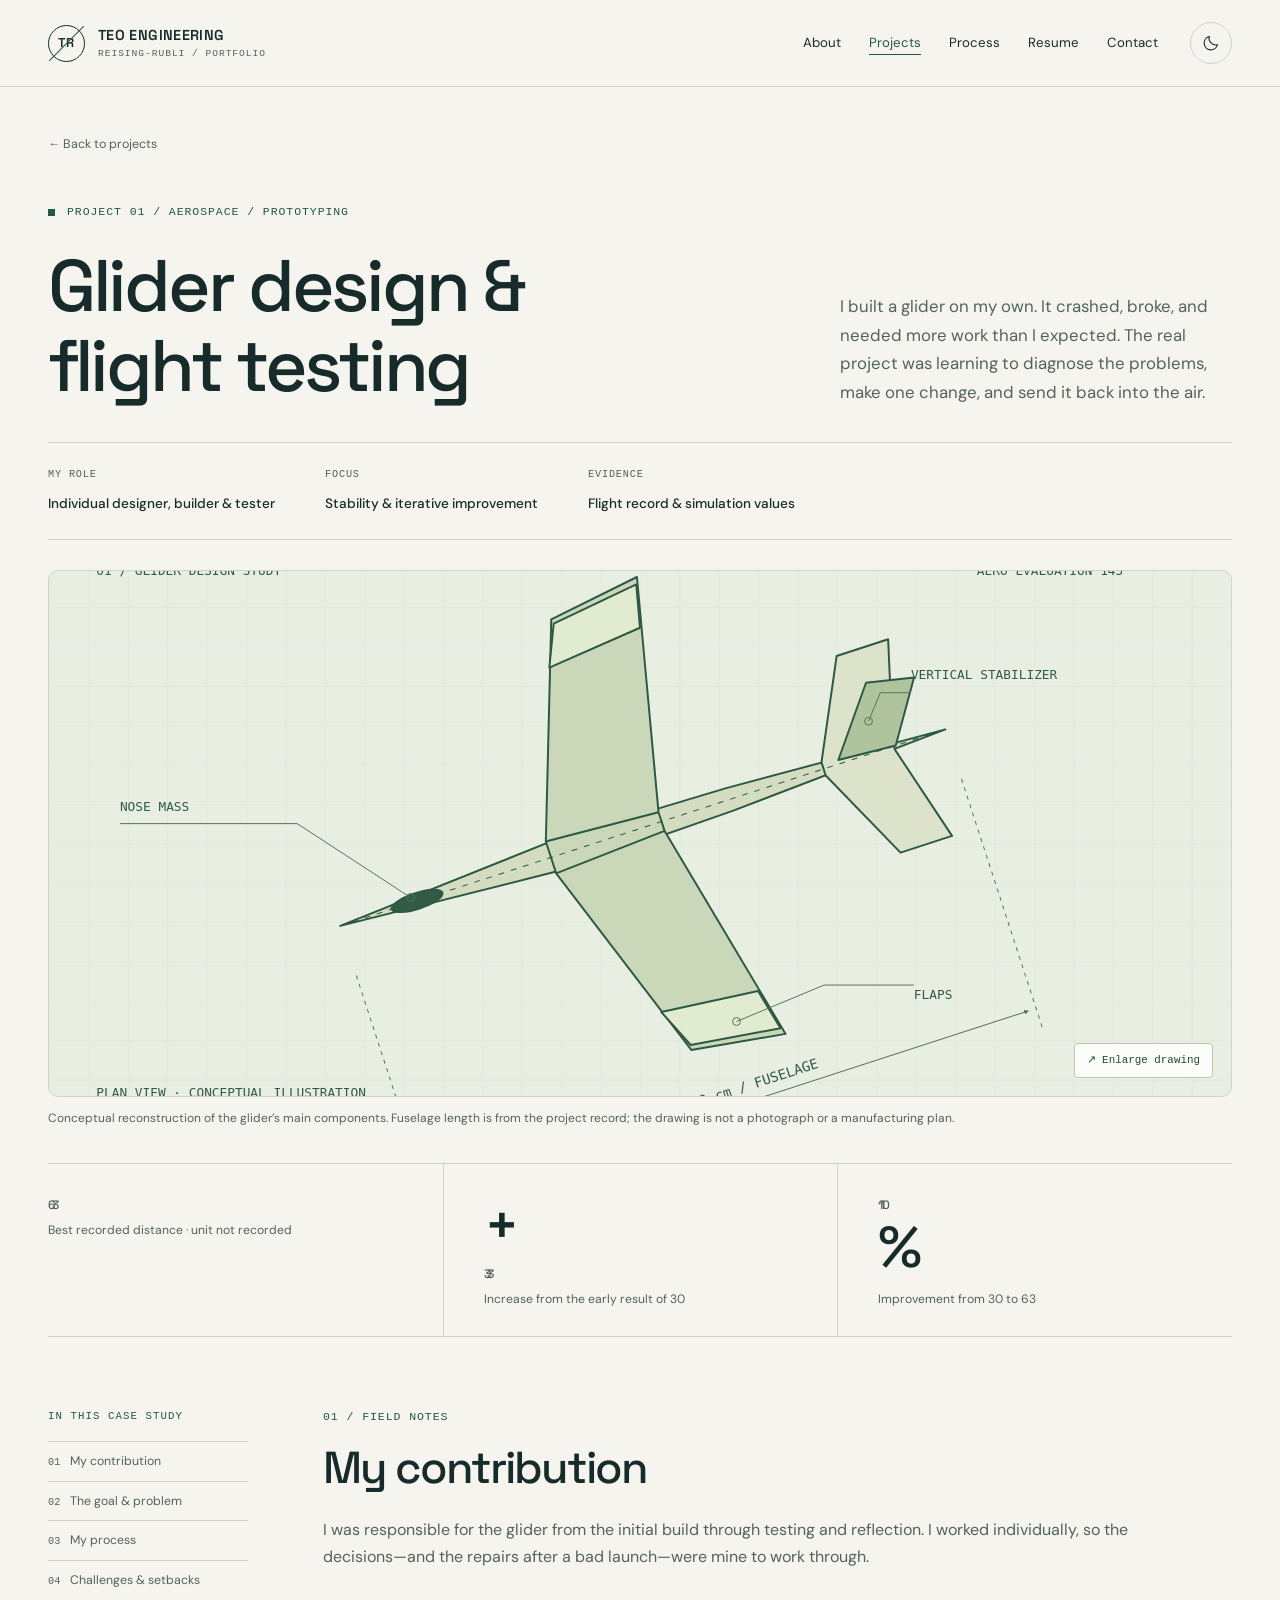
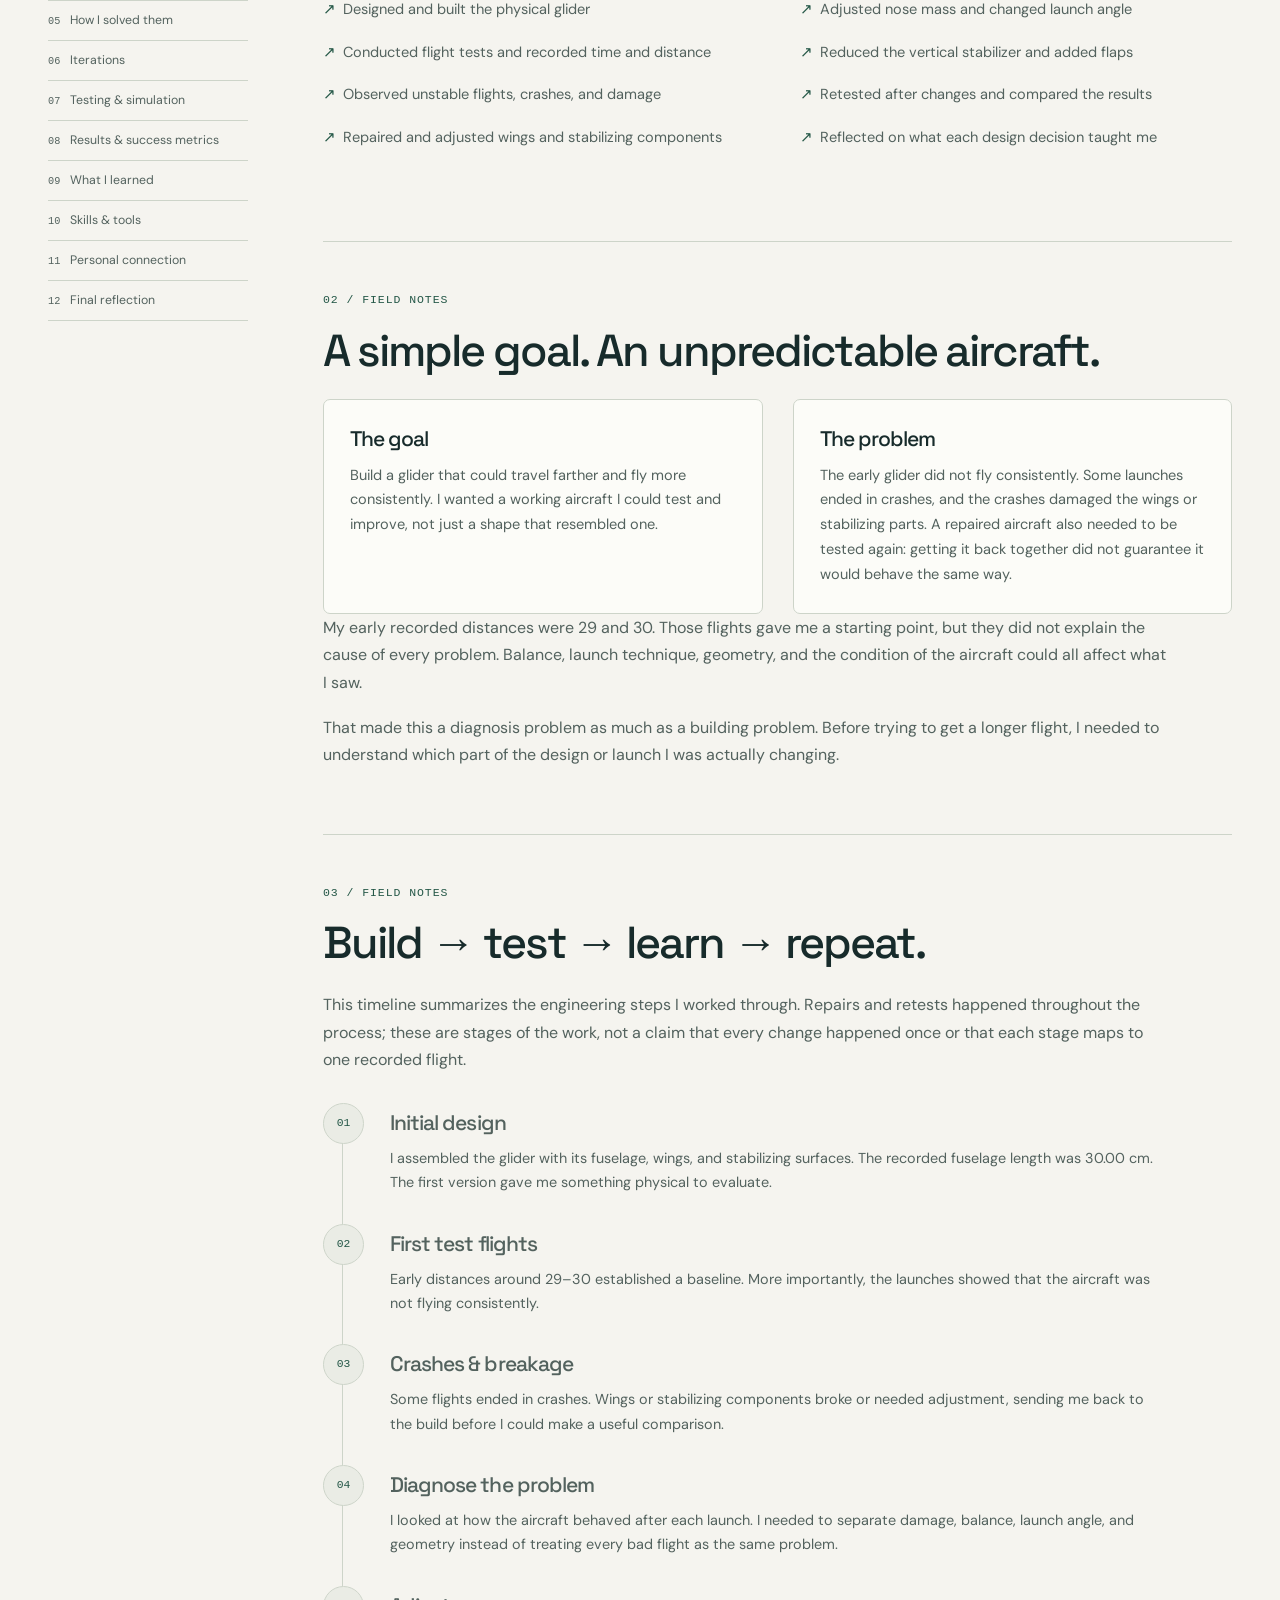
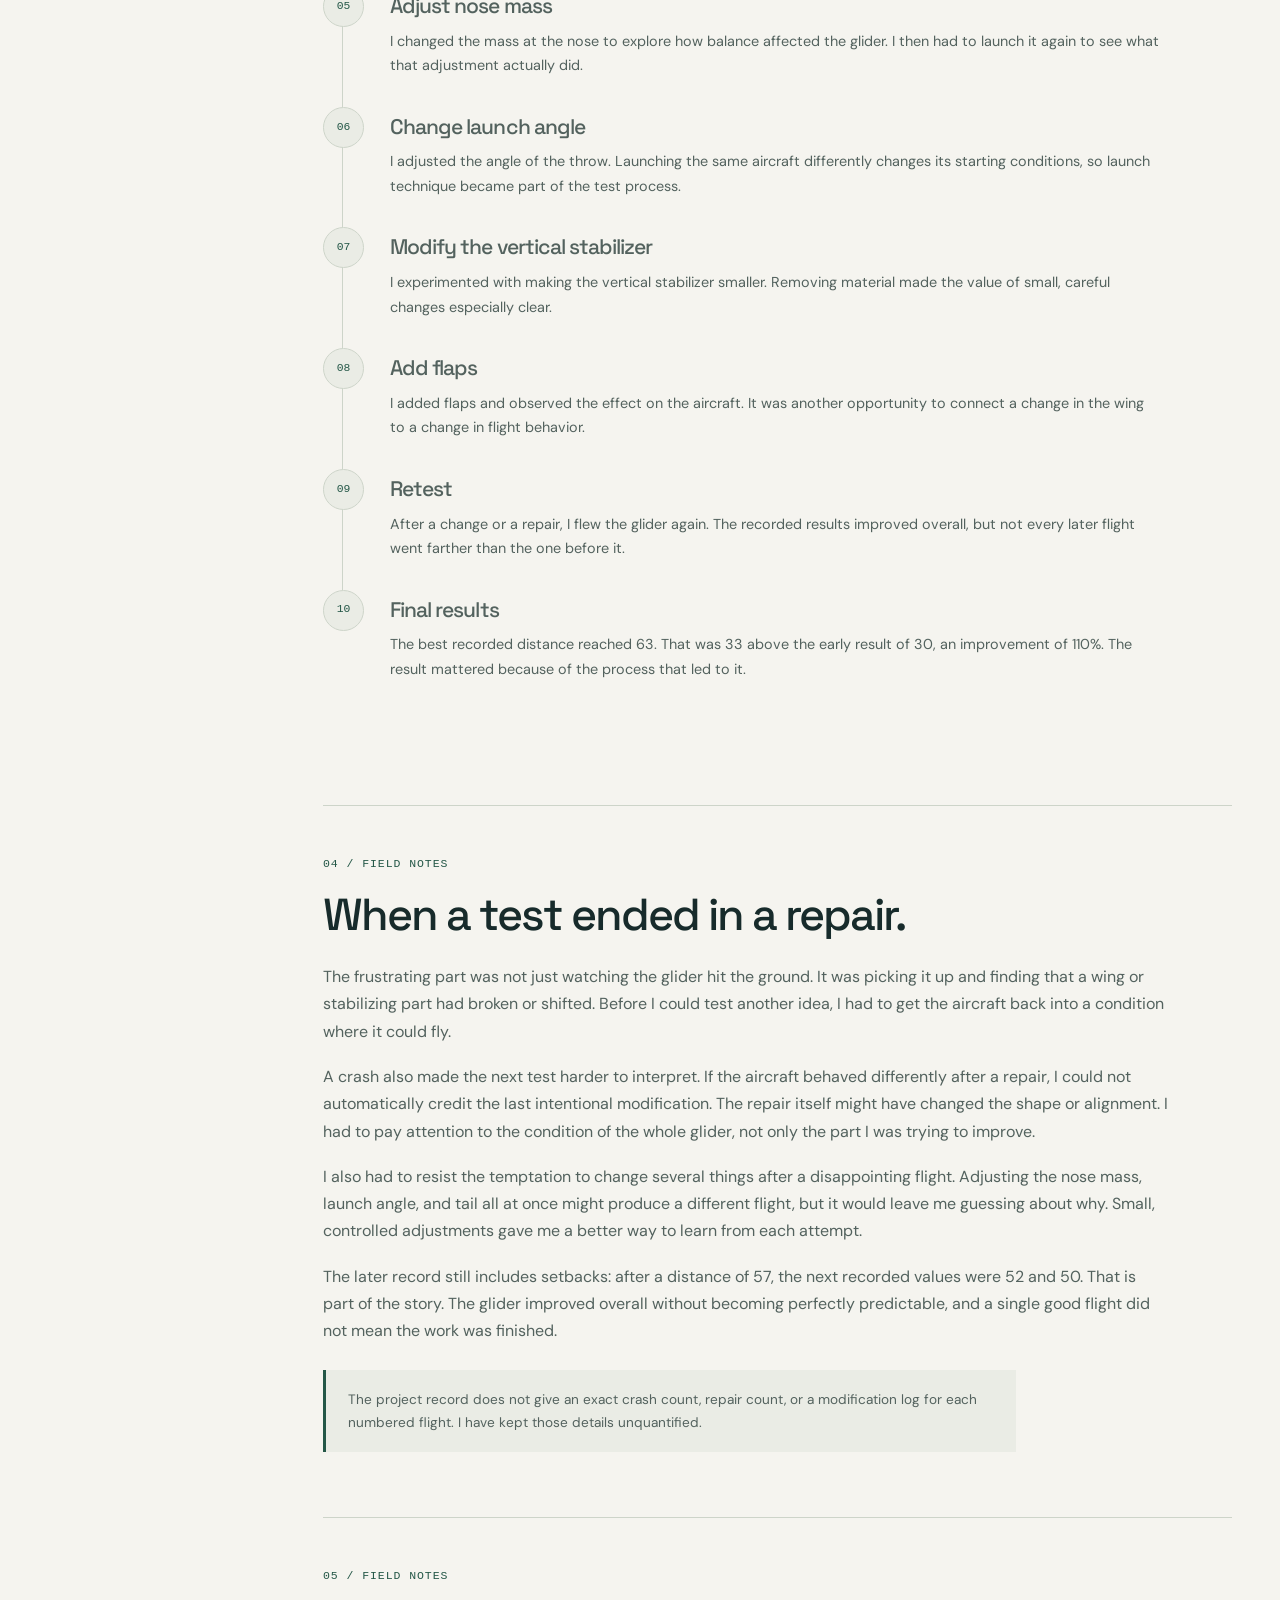
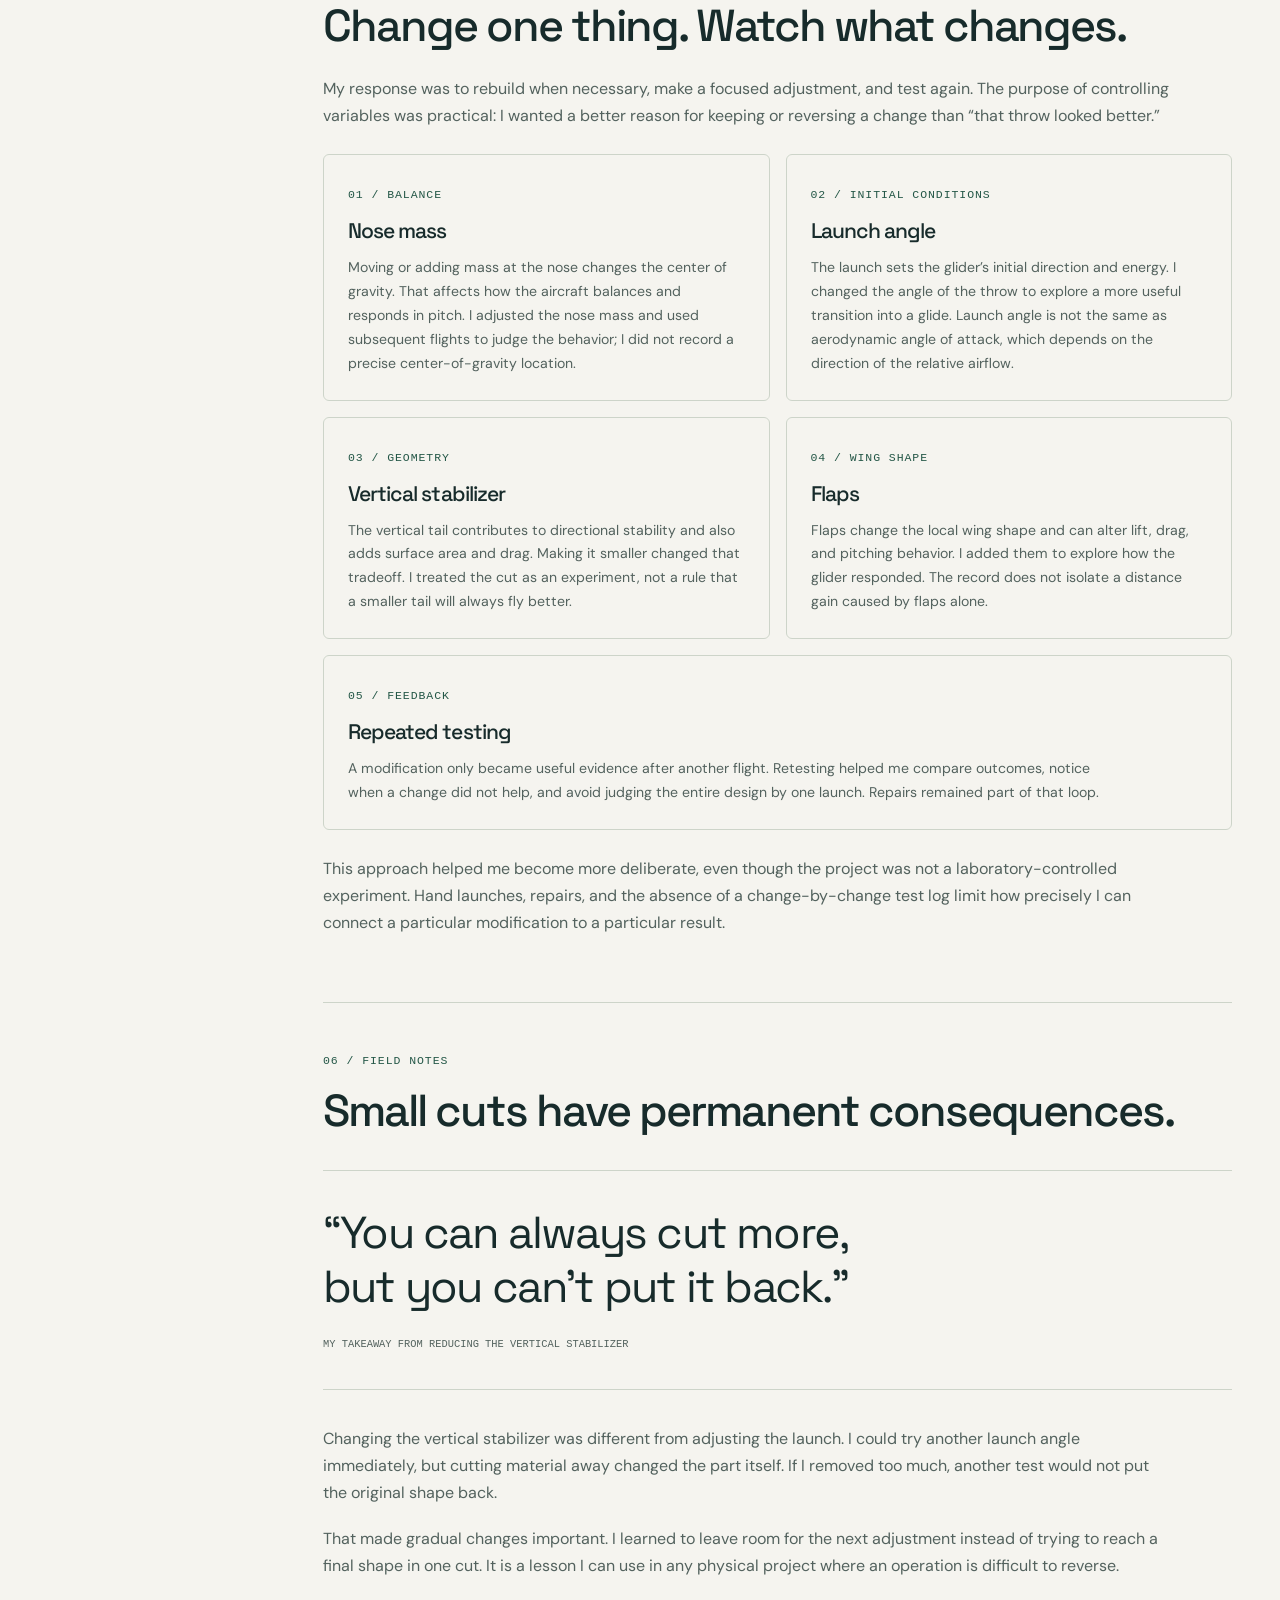
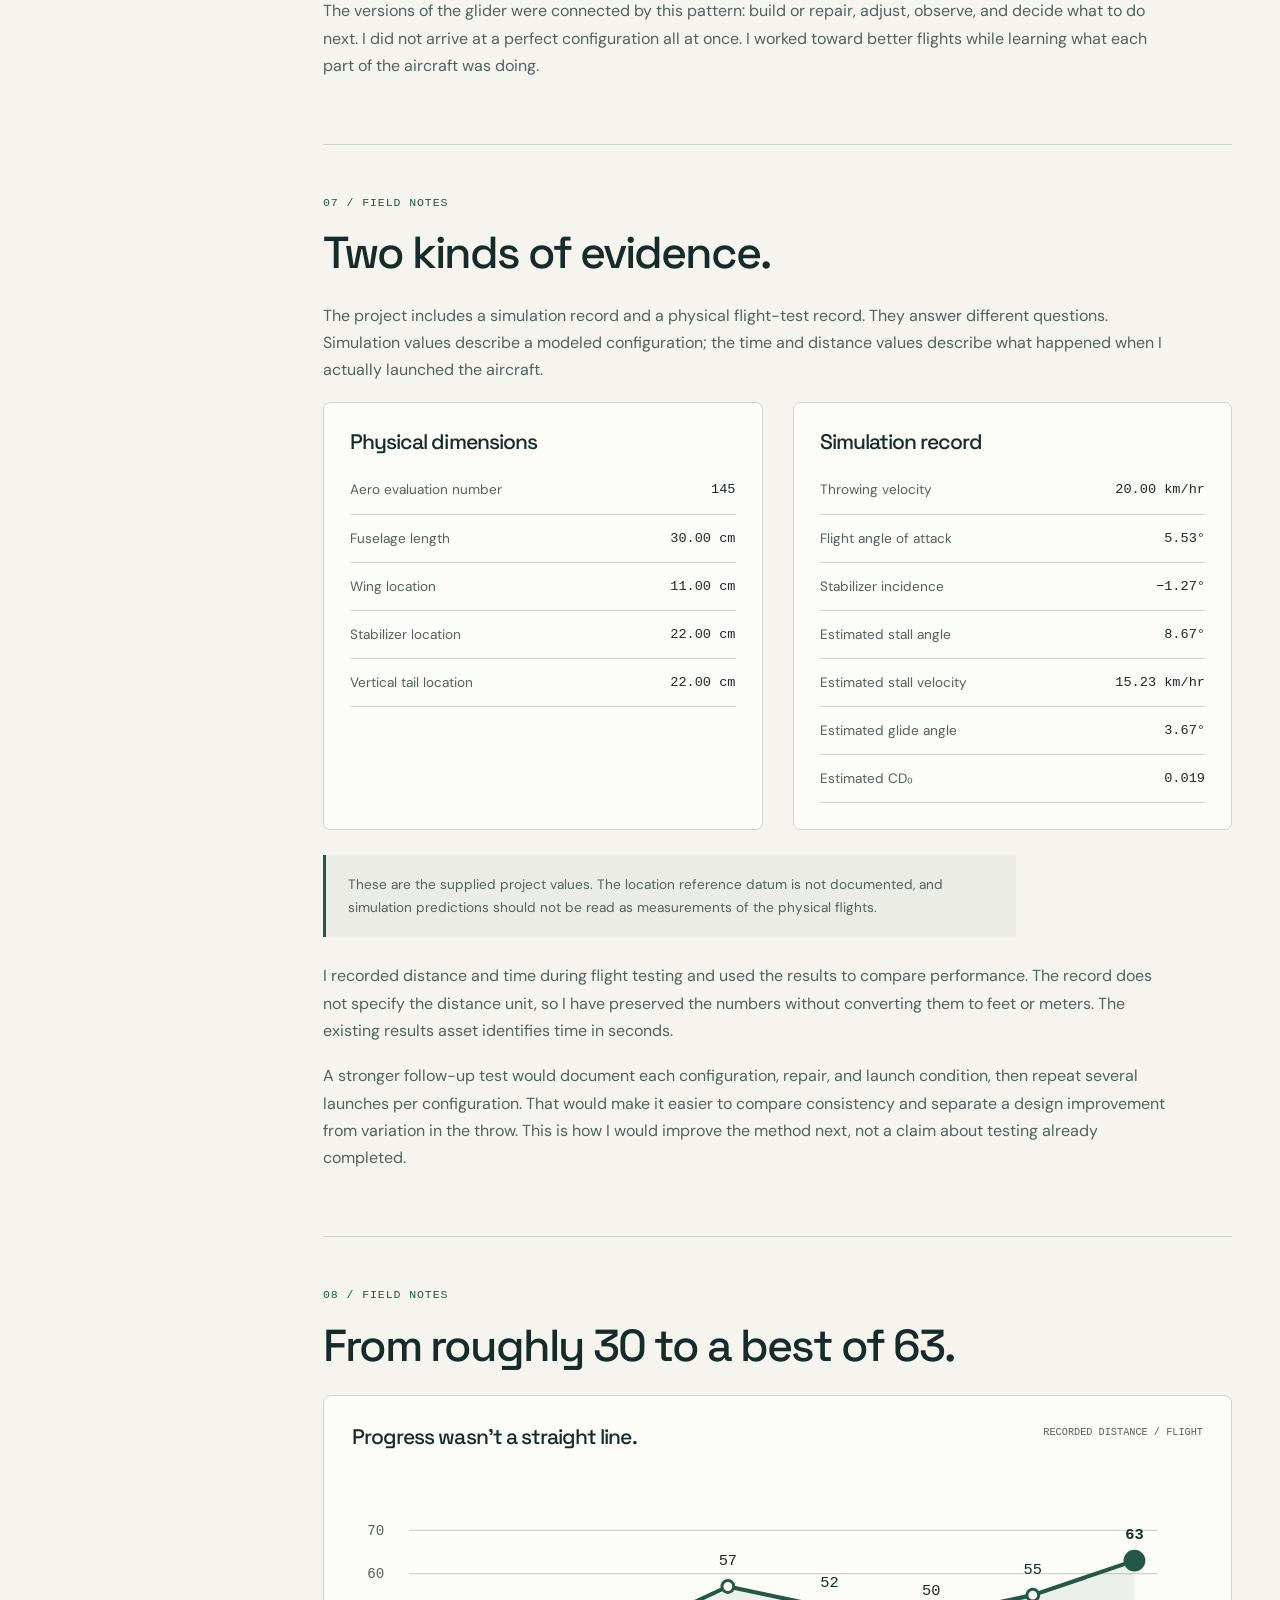
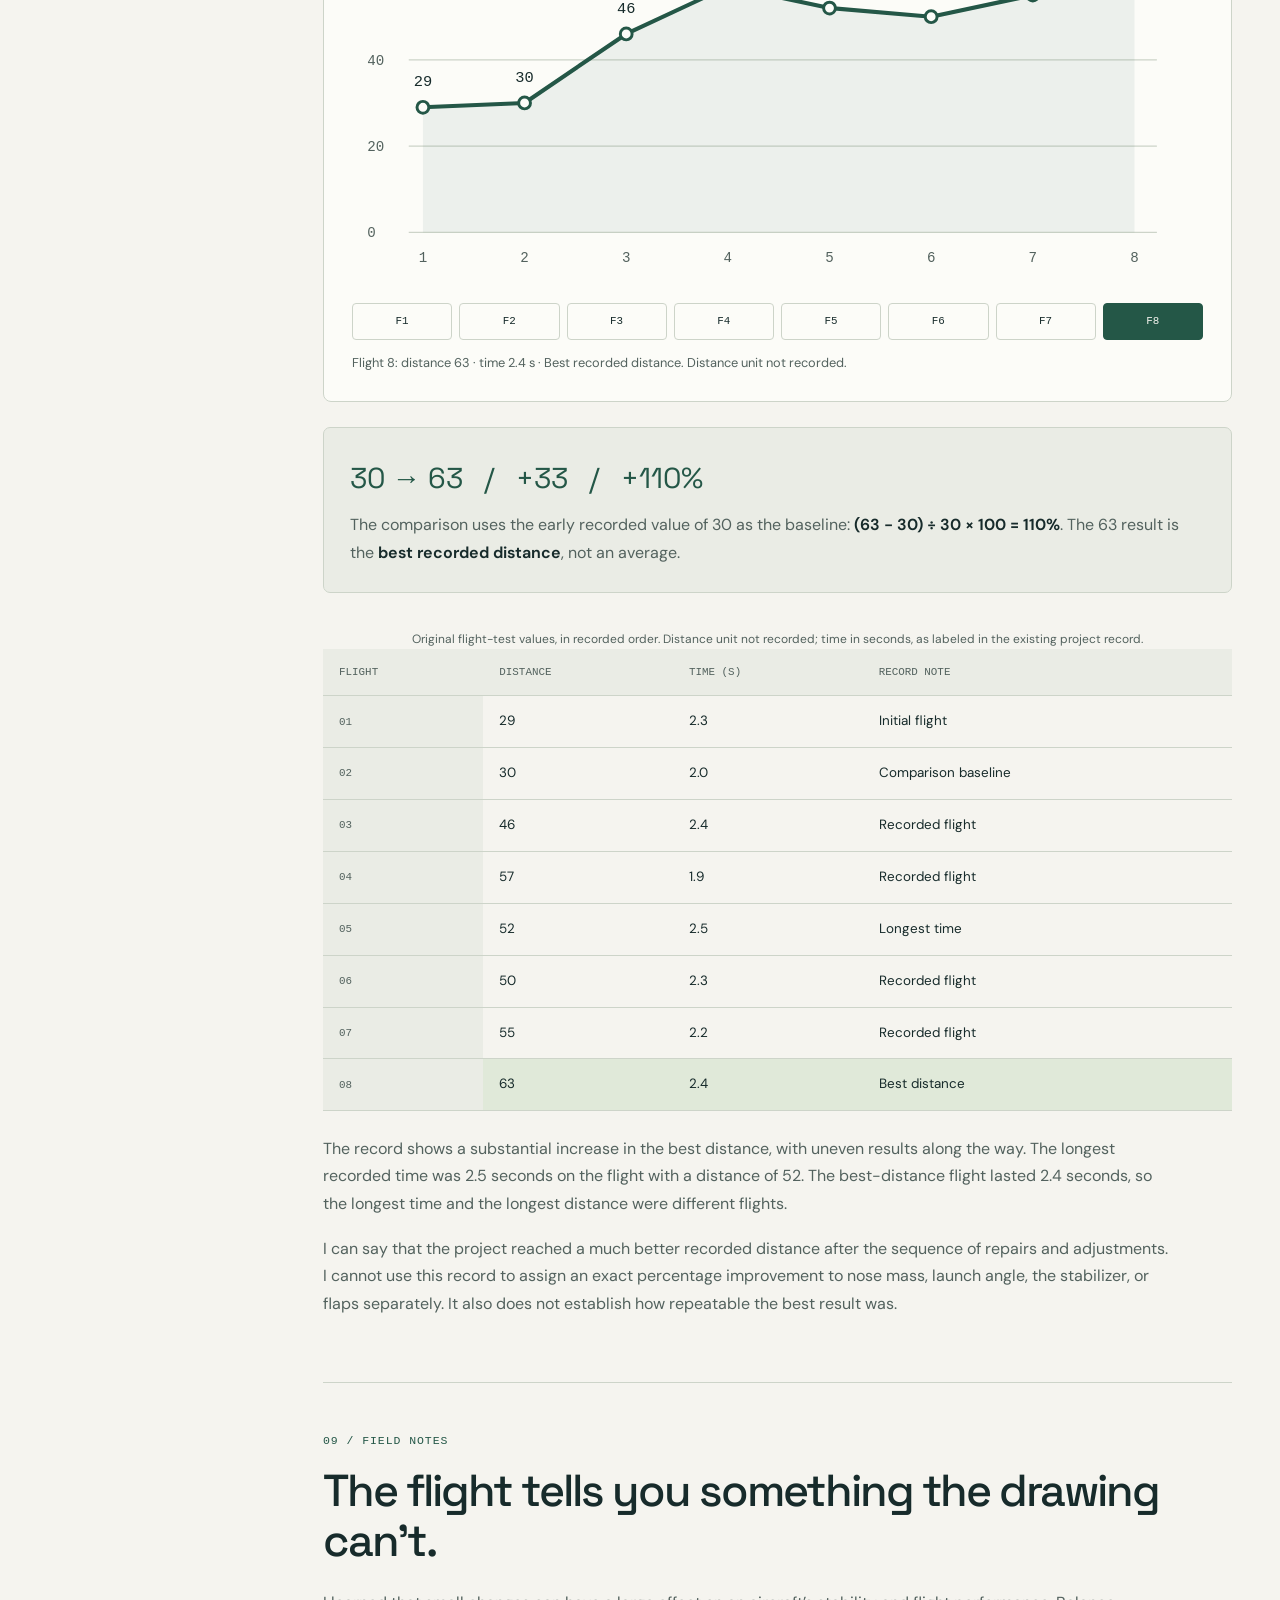
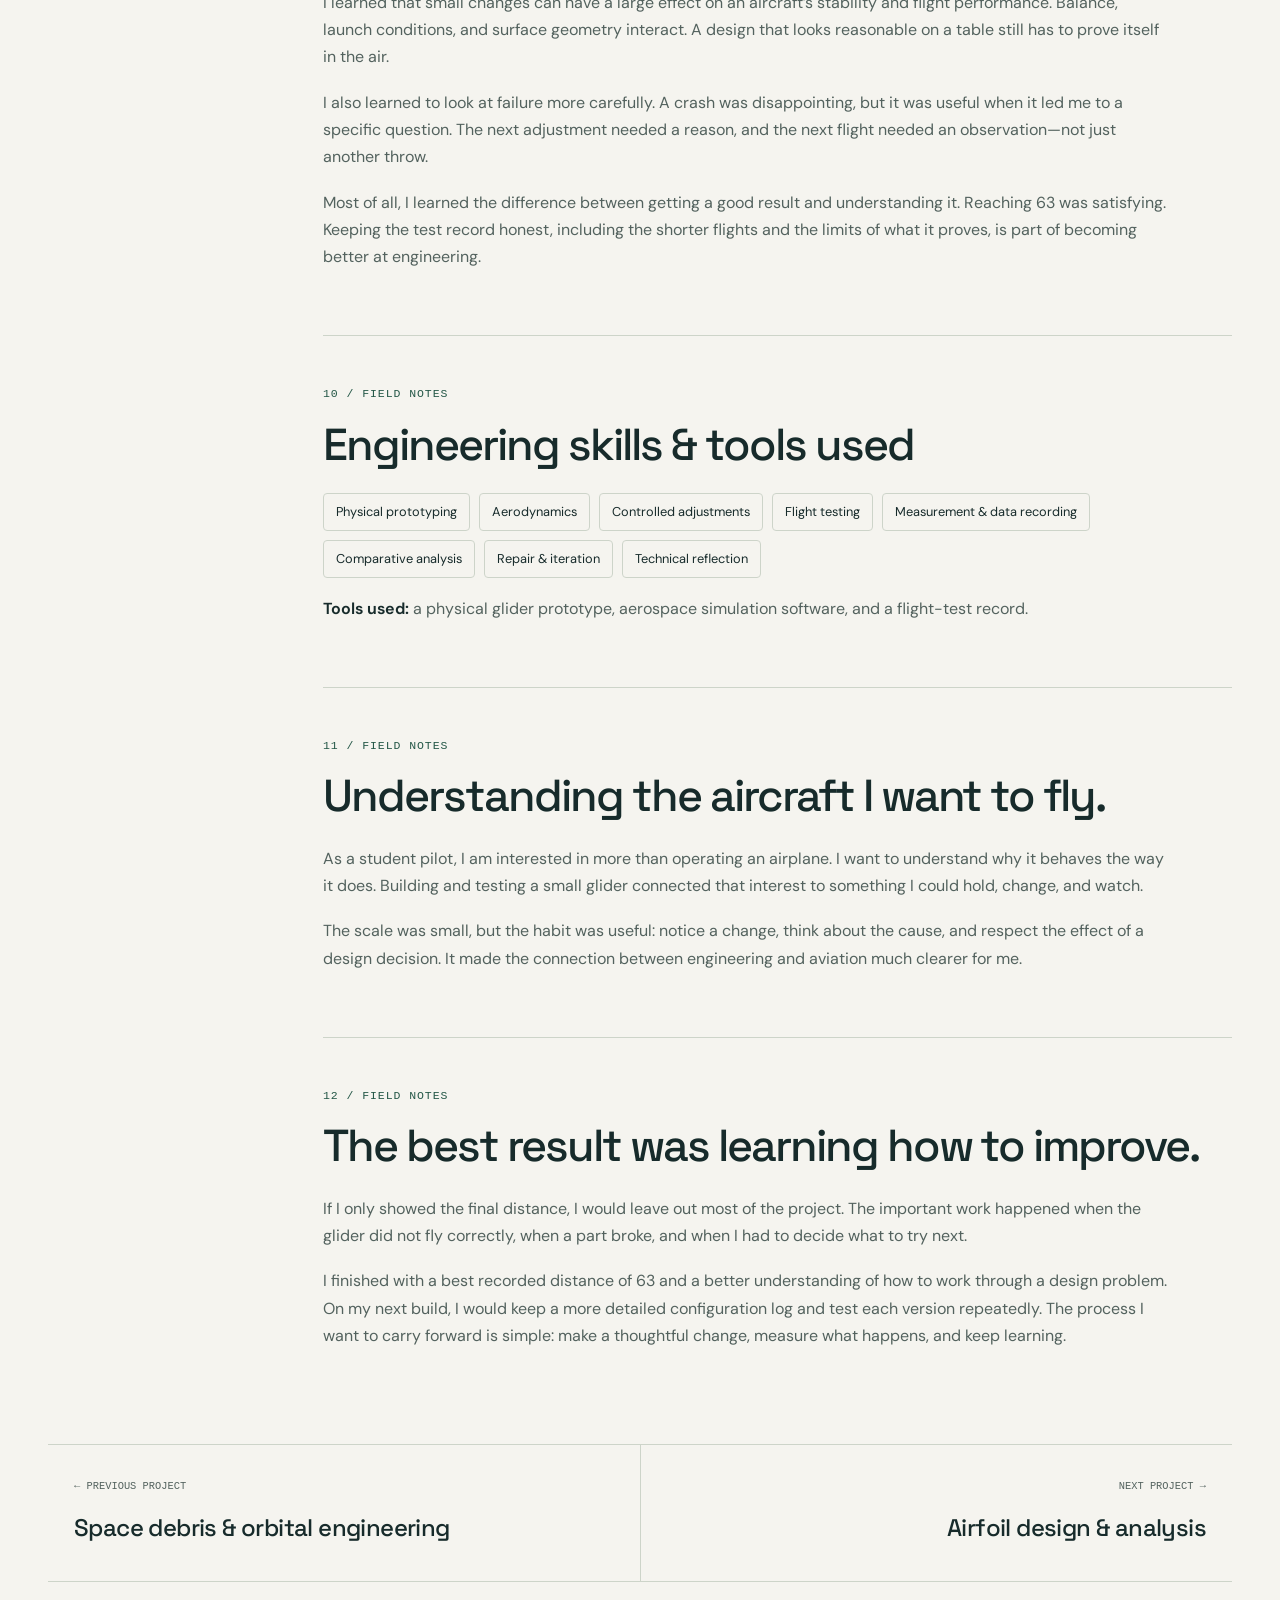
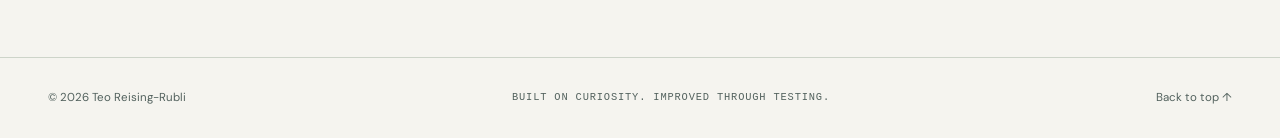
<file: glider.html>
<!doctype html>
<html lang="en">
  <head>
    <meta charset="utf-8" />
    <meta name="viewport" content="width=device-width,initial-scale=1" />
    <meta name="color-scheme" content="light dark" />
    <meta name="theme-color" content="#172b2b" />
    <title>Glider design &amp; flight testing | Teo Reising-Rubli</title>
    <meta
      name="description"
      content="I built a glider on my own. It crashed, broke, and needed more work than I expected. The real project was learning to diagnose the problems, make one change, and send it back into the air."
    />
    <meta
      property="og:title"
      content="Glider design &amp; flight testing | Teo Reising-Rubli"
    />
    <meta
      property="og:description"
      content="I built a glider on my own. It crashed, broke, and needed more work than I expected. The real project was learning to diagnose the problems, make one change, and send it back into the air."
    />
    <meta property="og:type" content="website" />
    <link rel="icon" href="assets/favicon.svg" type="image/svg+xml" />
    <script src="assets/theme.js"></script>
    <link rel="stylesheet" href="assets/styles.css" />
    <script src="assets/main.js" defer></script>
  </head>
  <body>
    <a class="skip" href="#main">Skip to content</a>
    <header class="site-header">
      <div class="wrap nav-wrap">
        <a class="brand" href="index.html" aria-label="Teo Engineering home"
          ><span class="brand-mark" aria-hidden="true">TR</span
          ><span
            >TEO ENGINEERING<small>REISING-RUBLI / PORTFOLIO</small></span
          ></a
        >
        <nav
          class="nav-links"
          id="primary-navigation"
          aria-label="Main navigation"
        >
          <a href="index.html#about">About</a
          ><a href="index.html#projects" aria-current="true">Projects</a
          ><a href="index.html#process">Process</a
          ><a href="resume.html">Resume</a
          ><a href="index.html#contact">Contact</a>
        </nav>
        <div class="nav-actions">
          <button
            class="icon-button theme-toggle"
            type="button"
            aria-label="Switch to dark mode"
            aria-pressed="false"
          >
            <svg
              class="moon"
              viewBox="0 0 24 24"
              fill="none"
              stroke="currentColor"
              stroke-width="1.5"
              aria-hidden="true"
            >
              <path
                d="M20.6 14.3A9 9 0 0 1 9.7 3.4a9 9 0 1 0 10.9 10.9Z"
              /></svg
            ><svg
              class="sun"
              viewBox="0 0 24 24"
              fill="none"
              stroke="currentColor"
              stroke-width="1.5"
              aria-hidden="true"
            >
              <circle cx="12" cy="12" r="4" />
              <path
                d="M12 2v2m0 16v2M2 12h2m16 0h2M5 5l1.5 1.5m11 11L19 19M5 19l1.5-1.5m11-11L19 5"
              />
            </svg></button
          ><button
            class="icon-button menu-toggle"
            type="button"
            aria-label="Open navigation"
            aria-expanded="false"
            aria-controls="primary-navigation"
          >
            <svg
              viewBox="0 0 24 24"
              fill="none"
              stroke="currentColor"
              stroke-width="1.5"
              aria-hidden="true"
            >
              <path d="M4 8h16M4 16h16" />
            </svg>
          </button>
        </div>
      </div>
    </header>
    <main id="main">
      <div class="wrap">
        <header class="case-hero">
          <a class="back-link" href="index.html#projects">← Back to projects</a>
          <div class="case-heading">
            <div>
              <p class="eyebrow">Project 01 / Aerospace / Prototyping</p>
              <h1>Glider design &<br />flight testing</h1>
            </div>
            <p class="lead">
              I built a glider on my own. It crashed, broke, and needed more
              work than I expected. The real project was learning to diagnose
              the problems, make one change, and send it back into the air.
            </p>
          </div>
          <div class="case-meta">
            <div>
              <span class="meta-label">My role</span
              ><strong>Individual designer, builder & tester</strong>
            </div>
            <div>
              <span class="meta-label">Focus</span
              ><strong>Stability & iterative improvement</strong>
            </div>
            <div>
              <span class="meta-label">Evidence</span
              ><strong>Flight record & simulation values</strong>
            </div>
          </div>
          <figure class="case-cover">
            <a
              class="zoom-link"
              data-enlarge="Conceptual drawing of the glider, its nose mass and stabilizers"
              href="assets/images/glider-plan.svg"
              ><img
                src="assets/images/glider-plan.svg"
                alt="Conceptual drawing of the glider, its nose mass and stabilizers"
                width="1200"
                height="620"
                fetchpriority="high"
            /></a>
          </figure>
          <p class="caption">
            Conceptual reconstruction of the glider’s main components. Fuselage
            length is from the project record; the drawing is not a photograph
            or a manufacturing plan.
          </p>
          <div class="case-metrics">
            <div>
              <strong><span data-count="63">63</span></strong
              ><span>Best recorded distance · unit not recorded</span>
            </div>
            <div>
              <strong>+<span data-count="33">33</span></strong
              ><span>Increase from the early result of 30</span>
            </div>
            <div>
              <strong><span data-count="110">110</span>%</strong
              ><span>Improvement from 30 to 63</span>
            </div>
          </div>
        </header>
        <div class="case-layout">
          <nav class="case-toc" aria-label="Case study contents">
            <p>In this case study</p>
            <ol>
              <li>
                <a href="#contribution"><span>01</span>My contribution</a>
              </li>
              <li>
                <a href="#goal"><span>02</span>The goal & problem</a>
              </li>
              <li>
                <a href="#process"><span>03</span>My process</a>
              </li>
              <li>
                <a href="#setbacks"><span>04</span>Challenges & setbacks</a>
              </li>
              <li>
                <a href="#solutions"><span>05</span>How I solved them</a>
              </li>
              <li>
                <a href="#iterations"><span>06</span>Iterations</a>
              </li>
              <li>
                <a href="#testing"><span>07</span>Testing & simulation</a>
              </li>
              <li>
                <a href="#results"><span>08</span>Results & success metrics</a>
              </li>
              <li>
                <a href="#learning"><span>09</span>What I learned</a>
              </li>
              <li>
                <a href="#skills"><span>10</span>Skills & tools</a>
              </li>
              <li>
                <a href="#connection"><span>11</span>Personal connection</a>
              </li>
              <li>
                <a href="#reflection"><span>12</span>Final reflection</a>
              </li>
            </ol>
          </nav>
          <div>
            <section id="contribution" class="case-section reveal">
              <span class="section-num">01 / FIELD NOTES</span>
              <h2>My contribution</h2>
              <p>
                I was responsible for the glider from the initial build through
                testing and reflection. I worked individually, so the
                decisions—and the repairs after a bad launch—were mine to work
                through.
              </p>
              <ul class="role-list">
                <li>Designed and built the physical glider</li>
                <li>Conducted flight tests and recorded time and distance</li>
                <li>Observed unstable flights, crashes, and damage</li>
                <li>Repaired and adjusted wings and stabilizing components</li>
                <li>Adjusted nose mass and changed launch angle</li>
                <li>Reduced the vertical stabilizer and added flaps</li>
                <li>Retested after changes and compared the results</li>
                <li>Reflected on what each design decision taught me</li>
              </ul>
            </section>
            <section id="goal" class="case-section reveal">
              <span class="section-num">02 / FIELD NOTES</span>
              <h2>A simple goal. An unpredictable aircraft.</h2>
              <div class="two-col">
                <div class="panel">
                  <h3>The goal</h3>
                  <p>
                    Build a glider that could travel farther and fly more
                    consistently. I wanted a working aircraft I could test and
                    improve, not just a shape that resembled one.
                  </p>
                </div>
                <div class="panel">
                  <h3>The problem</h3>
                  <p>
                    The early glider did not fly consistently. Some launches
                    ended in crashes, and the crashes damaged the wings or
                    stabilizing parts. A repaired aircraft also needed to be
                    tested again: getting it back together did not guarantee it
                    would behave the same way.
                  </p>
                </div>
              </div>
              <p>
                My early recorded distances were 29 and 30. Those flights gave
                me a starting point, but they did not explain the cause of every
                problem. Balance, launch technique, geometry, and the condition
                of the aircraft could all affect what I saw.
              </p>
              <p>
                That made this a diagnosis problem as much as a building
                problem. Before trying to get a longer flight, I needed to
                understand which part of the design or launch I was actually
                changing.
              </p>
            </section>
            <section id="process" class="case-section reveal">
              <span class="section-num">03 / FIELD NOTES</span>
              <h2>Build → test → learn → repeat.</h2>
              <p>
                This timeline summarizes the engineering steps I worked through.
                Repairs and retests happened throughout the process; these are
                stages of the work, not a claim that every change happened once
                or that each stage maps to one recorded flight.
              </p>
              <ol class="timeline">
                <li class="reveal">
                  <h3>Initial design</h3>
                  <p>
                    I assembled the glider with its fuselage, wings, and
                    stabilizing surfaces. The recorded fuselage length was 30.00
                    cm. The first version gave me something physical to
                    evaluate.
                  </p>
                </li>
                <li class="reveal">
                  <h3>First test flights</h3>
                  <p>
                    Early distances around 29–30 established a baseline. More
                    importantly, the launches showed that the aircraft was not
                    flying consistently.
                  </p>
                </li>
                <li class="reveal">
                  <h3>Crashes & breakage</h3>
                  <p>
                    Some flights ended in crashes. Wings or stabilizing
                    components broke or needed adjustment, sending me back to
                    the build before I could make a useful comparison.
                  </p>
                </li>
                <li class="reveal">
                  <h3>Diagnose the problem</h3>
                  <p>
                    I looked at how the aircraft behaved after each launch. I
                    needed to separate damage, balance, launch angle, and
                    geometry instead of treating every bad flight as the same
                    problem.
                  </p>
                </li>
                <li class="reveal">
                  <h3>Adjust nose mass</h3>
                  <p>
                    I changed the mass at the nose to explore how balance
                    affected the glider. I then had to launch it again to see
                    what that adjustment actually did.
                  </p>
                </li>
                <li class="reveal">
                  <h3>Change launch angle</h3>
                  <p>
                    I adjusted the angle of the throw. Launching the same
                    aircraft differently changes its starting conditions, so
                    launch technique became part of the test process.
                  </p>
                </li>
                <li class="reveal">
                  <h3>Modify the vertical stabilizer</h3>
                  <p>
                    I experimented with making the vertical stabilizer smaller.
                    Removing material made the value of small, careful changes
                    especially clear.
                  </p>
                </li>
                <li class="reveal">
                  <h3>Add flaps</h3>
                  <p>
                    I added flaps and observed the effect on the aircraft. It
                    was another opportunity to connect a change in the wing to a
                    change in flight behavior.
                  </p>
                </li>
                <li class="reveal">
                  <h3>Retest</h3>
                  <p>
                    After a change or a repair, I flew the glider again. The
                    recorded results improved overall, but not every later
                    flight went farther than the one before it.
                  </p>
                </li>
                <li class="reveal">
                  <h3>Final results</h3>
                  <p>
                    The best recorded distance reached 63. That was 33 above the
                    early result of 30, an improvement of 110%. The result
                    mattered because of the process that led to it.
                  </p>
                </li>
              </ol>
            </section>
            <section id="setbacks" class="case-section reveal">
              <span class="section-num">04 / FIELD NOTES</span>
              <h2>When a test ended in a repair.</h2>
              <p>
                The frustrating part was not just watching the glider hit the
                ground. It was picking it up and finding that a wing or
                stabilizing part had broken or shifted. Before I could test
                another idea, I had to get the aircraft back into a condition
                where it could fly.
              </p>
              <p>
                A crash also made the next test harder to interpret. If the
                aircraft behaved differently after a repair, I could not
                automatically credit the last intentional modification. The
                repair itself might have changed the shape or alignment. I had
                to pay attention to the condition of the whole glider, not only
                the part I was trying to improve.
              </p>
              <p>
                I also had to resist the temptation to change several things
                after a disappointing flight. Adjusting the nose mass, launch
                angle, and tail all at once might produce a different flight,
                but it would leave me guessing about why. Small, controlled
                adjustments gave me a better way to learn from each attempt.
              </p>
              <p>
                The later record still includes setbacks: after a distance of
                57, the next recorded values were 52 and 50. That is part of the
                story. The glider improved overall without becoming perfectly
                predictable, and a single good flight did not mean the work was
                finished.
              </p>
              <p class="note">
                The project record does not give an exact crash count, repair
                count, or a modification log for each numbered flight. I have
                kept those details unquantified.
              </p>
            </section>
            <section id="solutions" class="case-section reveal">
              <span class="section-num">05 / FIELD NOTES</span>
              <h2>Change one thing. Watch what changes.</h2>
              <p>
                My response was to rebuild when necessary, make a focused
                adjustment, and test again. The purpose of controlling variables
                was practical: I wanted a better reason for keeping or reversing
                a change than “that throw looked better.”
              </p>
              <div class="variable-grid">
                <article class="variable-card reveal">
                  <span class="mono">01 / BALANCE</span>
                  <h3>Nose mass</h3>
                  <p>
                    Moving or adding mass at the nose changes the center of
                    gravity. That affects how the aircraft balances and responds
                    in pitch. I adjusted the nose mass and used subsequent
                    flights to judge the behavior; I did not record a precise
                    center-of-gravity location.
                  </p>
                </article>
                <article class="variable-card reveal">
                  <span class="mono">02 / INITIAL CONDITIONS</span>
                  <h3>Launch angle</h3>
                  <p>
                    The launch sets the glider’s initial direction and energy. I
                    changed the angle of the throw to explore a more useful
                    transition into a glide. Launch angle is not the same as
                    aerodynamic angle of attack, which depends on the direction
                    of the relative airflow.
                  </p>
                </article>
                <article class="variable-card reveal">
                  <span class="mono">03 / GEOMETRY</span>
                  <h3>Vertical stabilizer</h3>
                  <p>
                    The vertical tail contributes to directional stability and
                    also adds surface area and drag. Making it smaller changed
                    that tradeoff. I treated the cut as an experiment, not a
                    rule that a smaller tail will always fly better.
                  </p>
                </article>
                <article class="variable-card reveal">
                  <span class="mono">04 / WING SHAPE</span>
                  <h3>Flaps</h3>
                  <p>
                    Flaps change the local wing shape and can alter lift, drag,
                    and pitching behavior. I added them to explore how the
                    glider responded. The record does not isolate a distance
                    gain caused by flaps alone.
                  </p>
                </article>
                <article class="variable-card reveal">
                  <span class="mono">05 / FEEDBACK</span>
                  <h3>Repeated testing</h3>
                  <p>
                    A modification only became useful evidence after another
                    flight. Retesting helped me compare outcomes, notice when a
                    change did not help, and avoid judging the entire design by
                    one launch. Repairs remained part of that loop.
                  </p>
                </article>
              </div>
              <p>
                This approach helped me become more deliberate, even though the
                project was not a laboratory-controlled experiment. Hand
                launches, repairs, and the absence of a change-by-change test
                log limit how precisely I can connect a particular modification
                to a particular result.
              </p>
            </section>
            <section id="iterations" class="case-section reveal">
              <span class="section-num">06 / FIELD NOTES</span>
              <h2>Small cuts have permanent consequences.</h2>
              <blockquote class="pull-quote">
                “You can always cut more,<br />but you can’t put it back.”<cite
                  >MY TAKEAWAY FROM REDUCING THE VERTICAL STABILIZER</cite
                >
              </blockquote>
              <p>
                Changing the vertical stabilizer was different from adjusting
                the launch. I could try another launch angle immediately, but
                cutting material away changed the part itself. If I removed too
                much, another test would not put the original shape back.
              </p>
              <p>
                That made gradual changes important. I learned to leave room for
                the next adjustment instead of trying to reach a final shape in
                one cut. It is a lesson I can use in any physical project where
                an operation is difficult to reverse.
              </p>
              <p>
                The versions of the glider were connected by this pattern: build
                or repair, adjust, observe, and decide what to do next. I did
                not arrive at a perfect configuration all at once. I worked
                toward better flights while learning what each part of the
                aircraft was doing.
              </p>
            </section>
            <section id="testing" class="case-section reveal">
              <span class="section-num">07 / FIELD NOTES</span>
              <h2>Two kinds of evidence.</h2>
              <p>
                The project includes a simulation record and a physical
                flight-test record. They answer different questions. Simulation
                values describe a modeled configuration; the time and distance
                values describe what happened when I actually launched the
                aircraft.
              </p>
              <div class="two-col">
                <div class="panel">
                  <h3>Physical dimensions</h3>
                  <dl class="data-list">
                    <div>
                      <dt>Aero evaluation number</dt>
                      <dd>145</dd>
                    </div>
                    <div>
                      <dt>Fuselage length</dt>
                      <dd>30.00 cm</dd>
                    </div>
                    <div>
                      <dt>Wing location</dt>
                      <dd>11.00 cm</dd>
                    </div>
                    <div>
                      <dt>Stabilizer location</dt>
                      <dd>22.00 cm</dd>
                    </div>
                    <div>
                      <dt>Vertical tail location</dt>
                      <dd>22.00 cm</dd>
                    </div>
                  </dl>
                </div>
                <div class="panel">
                  <h3>Simulation record</h3>
                  <dl class="data-list">
                    <div>
                      <dt>Throwing velocity</dt>
                      <dd>20.00 km/hr</dd>
                    </div>
                    <div>
                      <dt>Flight angle of attack</dt>
                      <dd>5.53°</dd>
                    </div>
                    <div>
                      <dt>Stabilizer incidence</dt>
                      <dd>−1.27°</dd>
                    </div>
                    <div>
                      <dt>Estimated stall angle</dt>
                      <dd>8.67°</dd>
                    </div>
                    <div>
                      <dt>Estimated stall velocity</dt>
                      <dd>15.23 km/hr</dd>
                    </div>
                    <div>
                      <dt>Estimated glide angle</dt>
                      <dd>3.67°</dd>
                    </div>
                    <div>
                      <dt>Estimated CD₀</dt>
                      <dd>0.019</dd>
                    </div>
                  </dl>
                </div>
              </div>
              <p class="note">
                These are the supplied project values. The location reference
                datum is not documented, and simulation predictions should not
                be read as measurements of the physical flights.
              </p>
              <p>
                I recorded distance and time during flight testing and used the
                results to compare performance. The record does not specify the
                distance unit, so I have preserved the numbers without
                converting them to feet or meters. The existing results asset
                identifies time in seconds.
              </p>
              <p>
                A stronger follow-up test would document each configuration,
                repair, and launch condition, then repeat several launches per
                configuration. That would make it easier to compare consistency
                and separate a design improvement from variation in the throw.
                This is how I would improve the method next, not a claim about
                testing already completed.
              </p>
            </section>
            <section id="results" class="case-section reveal">
              <span class="section-num">08 / FIELD NOTES</span>
              <h2>From roughly 30 to a best of 63.</h2>
              <div class="chart-panel">
                <div class="chart-heading">
                  <h3>Progress wasn’t a straight line.</h3>
                  <span>RECORDED DISTANCE / FLIGHT</span>
                </div>
                <svg
                  class="distance-chart"
                  viewBox="0 0 720 360"
                  role="img"
                  aria-labelledby="chart-title chart-desc"
                >
                  <title id="chart-title">
                    Glider distance by recorded flight
                  </title>
                  <desc id="chart-desc">
                    Eight flights in recorded order: 29, 30, 46, 57, 52, 50, 55
                    and 63. Distance units were not recorded. The best result is
                    63, not the average.
                  </desc>
                  <path class="chart-grid" d="M48 310H681" />
                  <text class="chart-text" x="13" y="314">0</text>
                  <path class="chart-grid" d="M48 237H681" />
                  <text class="chart-text" x="13" y="241">20</text>
                  <path class="chart-grid" d="M48 164H681" />
                  <text class="chart-text" x="13" y="168">40</text>
                  <path class="chart-grid" d="M48 91H681" />
                  <text class="chart-text" x="13" y="95">60</text>
                  <path class="chart-grid" d="M48 54.5H681" />
                  <text class="chart-text" x="13" y="58.5">70</text>
                  <path
                    class="chart-fill"
                    d="M60 310L60 204.15L146 200.5L232 142.1L318 101.95000000000002L404 120.20000000000002L490 127.5L576 109.25L662 80.05000000000001L662 310Z"
                  />
                  <path
                    class="chart-line"
                    d="M60 204.15L146 200.5L232 142.1L318 101.95000000000002L404 120.20000000000002L490 127.5L576 109.25L662 80.05000000000001"
                  />
                  <g class="chart-point">
                    <circle class="chart-dot" cx="60" cy="204.15" r="5" />
                    <text
                      class="chart-value"
                      text-anchor="middle"
                      x="60"
                      y="186.15"
                    >
                      29
                    </text>
                    <text
                      class="chart-text"
                      text-anchor="middle"
                      x="60"
                      y="335"
                    >
                      1
                    </text>
                  </g>
                  <g class="chart-point">
                    <circle class="chart-dot" cx="146" cy="200.5" r="5" />
                    <text
                      class="chart-value"
                      text-anchor="middle"
                      x="146"
                      y="182.5"
                    >
                      30
                    </text>
                    <text
                      class="chart-text"
                      text-anchor="middle"
                      x="146"
                      y="335"
                    >
                      2
                    </text>
                  </g>
                  <g class="chart-point">
                    <circle class="chart-dot" cx="232" cy="142.1" r="5" />
                    <text
                      class="chart-value"
                      text-anchor="middle"
                      x="232"
                      y="124.1"
                    >
                      46
                    </text>
                    <text
                      class="chart-text"
                      text-anchor="middle"
                      x="232"
                      y="335"
                    >
                      3
                    </text>
                  </g>
                  <g class="chart-point">
                    <circle
                      class="chart-dot"
                      cx="318"
                      cy="101.95000000000002"
                      r="5"
                    />
                    <text
                      class="chart-value"
                      text-anchor="middle"
                      x="318"
                      y="83.95000000000002"
                    >
                      57
                    </text>
                    <text
                      class="chart-text"
                      text-anchor="middle"
                      x="318"
                      y="335"
                    >
                      4
                    </text>
                  </g>
                  <g class="chart-point">
                    <circle
                      class="chart-dot"
                      cx="404"
                      cy="120.20000000000002"
                      r="5"
                    />
                    <text
                      class="chart-value"
                      text-anchor="middle"
                      x="404"
                      y="102.20000000000002"
                    >
                      52
                    </text>
                    <text
                      class="chart-text"
                      text-anchor="middle"
                      x="404"
                      y="335"
                    >
                      5
                    </text>
                  </g>
                  <g class="chart-point">
                    <circle class="chart-dot" cx="490" cy="127.5" r="5" />
                    <text
                      class="chart-value"
                      text-anchor="middle"
                      x="490"
                      y="109.5"
                    >
                      50
                    </text>
                    <text
                      class="chart-text"
                      text-anchor="middle"
                      x="490"
                      y="335"
                    >
                      6
                    </text>
                  </g>
                  <g class="chart-point">
                    <circle class="chart-dot" cx="576" cy="109.25" r="5" />
                    <text
                      class="chart-value"
                      text-anchor="middle"
                      x="576"
                      y="91.25"
                    >
                      55
                    </text>
                    <text
                      class="chart-text"
                      text-anchor="middle"
                      x="576"
                      y="335"
                    >
                      7
                    </text>
                  </g>
                  <g class="chart-point">
                    <circle
                      class="chart-dot"
                      cx="662"
                      cy="80.05000000000001"
                      r="8"
                    />
                    <text
                      class="chart-value"
                      text-anchor="middle"
                      x="662"
                      y="62.05000000000001"
                    >
                      63
                    </text>
                    <text
                      class="chart-text"
                      text-anchor="middle"
                      x="662"
                      y="335"
                    >
                      8
                    </text>
                  </g>
                </svg>
                <div
                  class="chart-buttons"
                  role="group"
                  aria-label="Inspect recorded flight"
                >
                  <button
                    type="button"
                    data-flight="0"
                    aria-pressed="false"
                    aria-label="Flight 1, distance 29, time 2.3 seconds"
                  >
                    F1</button
                  ><button
                    type="button"
                    data-flight="1"
                    aria-pressed="false"
                    aria-label="Flight 2, distance 30, time 2.0 seconds"
                  >
                    F2</button
                  ><button
                    type="button"
                    data-flight="2"
                    aria-pressed="false"
                    aria-label="Flight 3, distance 46, time 2.4 seconds"
                  >
                    F3</button
                  ><button
                    type="button"
                    data-flight="3"
                    aria-pressed="false"
                    aria-label="Flight 4, distance 57, time 1.9 seconds"
                  >
                    F4</button
                  ><button
                    type="button"
                    data-flight="4"
                    aria-pressed="false"
                    aria-label="Flight 5, distance 52, time 2.5 seconds"
                  >
                    F5</button
                  ><button
                    type="button"
                    data-flight="5"
                    aria-pressed="false"
                    aria-label="Flight 6, distance 50, time 2.3 seconds"
                  >
                    F6</button
                  ><button
                    type="button"
                    data-flight="6"
                    aria-pressed="false"
                    aria-label="Flight 7, distance 55, time 2.2 seconds"
                  >
                    F7</button
                  ><button
                    type="button"
                    data-flight="7"
                    aria-pressed="true"
                    aria-label="Flight 8, distance 63, time 2.4 seconds"
                  >
                    F8
                  </button>
                </div>
                <p class="chart-readout" id="flight-readout" aria-live="polite">
                  Flight 8: distance 63 · time 2.4 s · Best recorded distance.
                  Distance unit not recorded.
                </p>
              </div>
              <div class="result-callout">
                <p class="formula">
                  30 → 63 &nbsp; / &nbsp; +33 &nbsp; / &nbsp; +110%
                </p>
                <p>
                  The comparison uses the early recorded value of 30 as the
                  baseline: <strong>(63 − 30) ÷ 30 × 100 = 110%</strong>. The 63
                  result is the <strong>best recorded distance</strong>, not an
                  average.
                </p>
              </div>
              <div class="table-scroll">
                <table>
                  <caption class="caption">
                    Original flight-test values, in recorded order. Distance
                    unit not recorded; time in seconds, as labeled in the
                    existing project record.
                  </caption>
                  <thead>
                    <tr>
                      <th scope="col">Flight</th>
                      <th scope="col">Distance</th>
                      <th scope="col">Time (s)</th>
                      <th scope="col">Record note</th>
                    </tr>
                  </thead>
                  <tbody>
                    <tr>
                      <th scope="row">01</th>
                      <td>29</td>
                      <td>2.3</td>
                      <td>Initial flight</td>
                    </tr>
                    <tr>
                      <th scope="row">02</th>
                      <td>30</td>
                      <td>2.0</td>
                      <td>Comparison baseline</td>
                    </tr>
                    <tr>
                      <th scope="row">03</th>
                      <td>46</td>
                      <td>2.4</td>
                      <td>Recorded flight</td>
                    </tr>
                    <tr>
                      <th scope="row">04</th>
                      <td>57</td>
                      <td>1.9</td>
                      <td>Recorded flight</td>
                    </tr>
                    <tr>
                      <th scope="row">05</th>
                      <td>52</td>
                      <td>2.5</td>
                      <td>Longest time</td>
                    </tr>
                    <tr>
                      <th scope="row">06</th>
                      <td>50</td>
                      <td>2.3</td>
                      <td>Recorded flight</td>
                    </tr>
                    <tr>
                      <th scope="row">07</th>
                      <td>55</td>
                      <td>2.2</td>
                      <td>Recorded flight</td>
                    </tr>
                    <tr class="best">
                      <th scope="row">08</th>
                      <td>63</td>
                      <td>2.4</td>
                      <td>Best distance</td>
                    </tr>
                  </tbody>
                </table>
              </div>
              <p>
                The record shows a substantial increase in the best distance,
                with uneven results along the way. The longest recorded time was
                2.5 seconds on the flight with a distance of 52. The
                best-distance flight lasted 2.4 seconds, so the longest time and
                the longest distance were different flights.
              </p>
              <p>
                I can say that the project reached a much better recorded
                distance after the sequence of repairs and adjustments. I cannot
                use this record to assign an exact percentage improvement to
                nose mass, launch angle, the stabilizer, or flaps separately. It
                also does not establish how repeatable the best result was.
              </p>
            </section>
            <section id="learning" class="case-section reveal">
              <span class="section-num">09 / FIELD NOTES</span>
              <h2>The flight tells you something the drawing can’t.</h2>
              <p>
                I learned that small changes can have a large effect on an
                aircraft’s stability and flight performance. Balance, launch
                conditions, and surface geometry interact. A design that looks
                reasonable on a table still has to prove itself in the air.
              </p>
              <p>
                I also learned to look at failure more carefully. A crash was
                disappointing, but it was useful when it led me to a specific
                question. The next adjustment needed a reason, and the next
                flight needed an observation—not just another throw.
              </p>
              <p>
                Most of all, I learned the difference between getting a good
                result and understanding it. Reaching 63 was satisfying. Keeping
                the test record honest, including the shorter flights and the
                limits of what it proves, is part of becoming better at
                engineering.
              </p>
            </section>
            <section id="skills" class="case-section reveal">
              <span class="section-num">10 / FIELD NOTES</span>
              <h2>Engineering skills & tools used</h2>
              <ul class="skill-tags">
                <li>Physical prototyping</li>
                <li>Aerodynamics</li>
                <li>Controlled adjustments</li>
                <li>Flight testing</li>
                <li>Measurement & data recording</li>
                <li>Comparative analysis</li>
                <li>Repair & iteration</li>
                <li>Technical reflection</li>
              </ul>
              <p>
                <strong>Tools used:</strong> a physical glider prototype,
                aerospace simulation software, and a flight-test record.
              </p>
            </section>
            <section id="connection" class="case-section reveal">
              <span class="section-num">11 / FIELD NOTES</span>
              <h2>Understanding the aircraft I want to fly.</h2>
              <p>
                As a student pilot, I am interested in more than operating an
                airplane. I want to understand why it behaves the way it does.
                Building and testing a small glider connected that interest to
                something I could hold, change, and watch.
              </p>
              <p>
                The scale was small, but the habit was useful: notice a change,
                think about the cause, and respect the effect of a design
                decision. It made the connection between engineering and
                aviation much clearer for me.
              </p>
            </section>
            <section id="reflection" class="case-section reveal">
              <span class="section-num">12 / FIELD NOTES</span>
              <h2>The best result was learning how to improve.</h2>
              <p>
                If I only showed the final distance, I would leave out most of
                the project. The important work happened when the glider did not
                fly correctly, when a part broke, and when I had to decide what
                to try next.
              </p>
              <p>
                I finished with a best recorded distance of 63 and a better
                understanding of how to work through a design problem. On my
                next build, I would keep a more detailed configuration log and
                test each version repeatedly. The process I want to carry
                forward is simple: make a thoughtful change, measure what
                happens, and keep learning.
              </p>
            </section>
          </div>
        </div>
        <nav class="project-pagination" aria-label="Previous and next projects">
          <a href="space-debris.html"
            ><span>← Previous project</span
            ><strong>Space debris & orbital engineering</strong></a
          ><a href="airfoil.html"
            ><span>Next project →</span
            ><strong>Airfoil design & analysis</strong></a
          >
        </nav>
      </div>
    </main>
    <footer class="site-footer">
      <div class="wrap footer-inner">
        <span>© 2026 Teo Reising-Rubli</span
        ><span class="mono">Built on curiosity. Improved through testing.</span
        ><a href="#main">Back to top ↑</a>
      </div>
    </footer>
    <dialog class="lightbox" id="image-viewer" aria-labelledby="viewer-title">
      <div class="lightbox-top">
        <p id="viewer-title">Project drawing</p>
        <button
          class="icon-button"
          type="button"
          aria-label="Close enlarged image"
        >
          ✕
        </button>
      </div>
      <img alt="" />
    </dialog>
  </body>
</html>
</file>
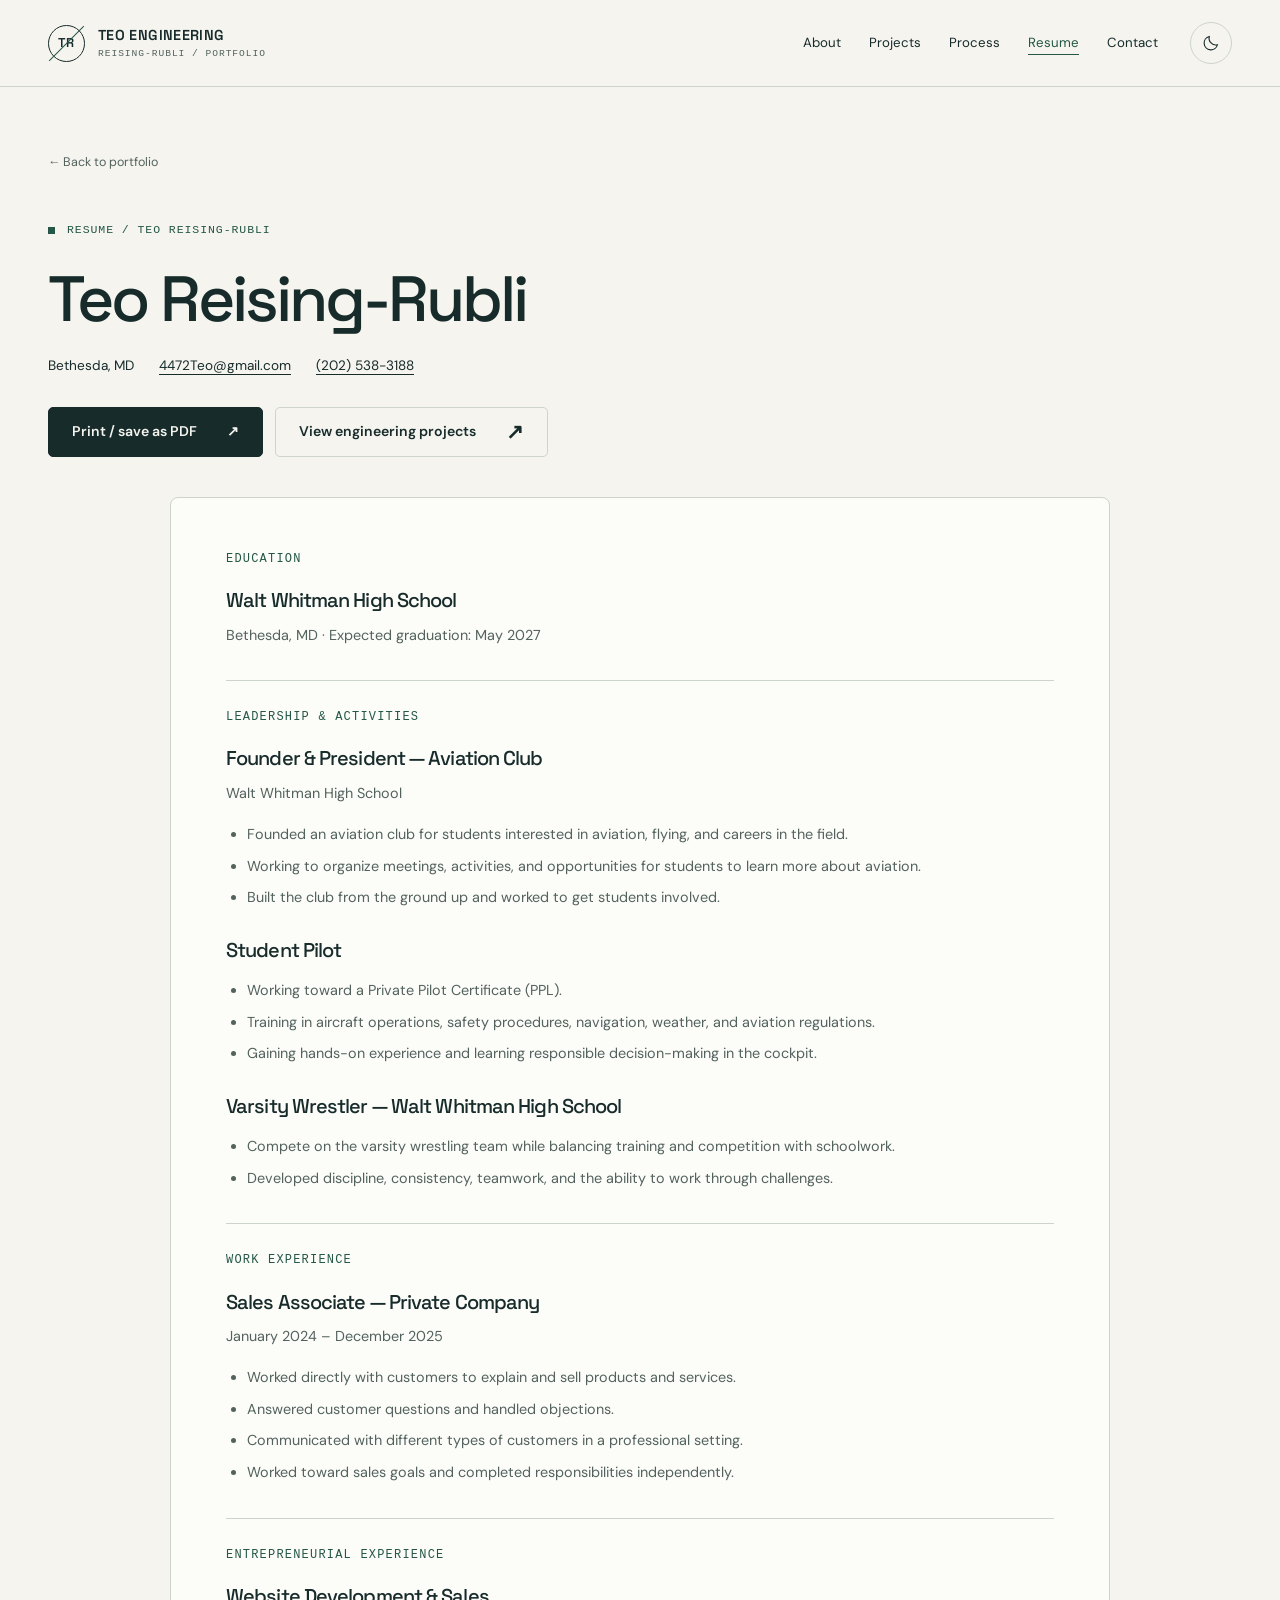
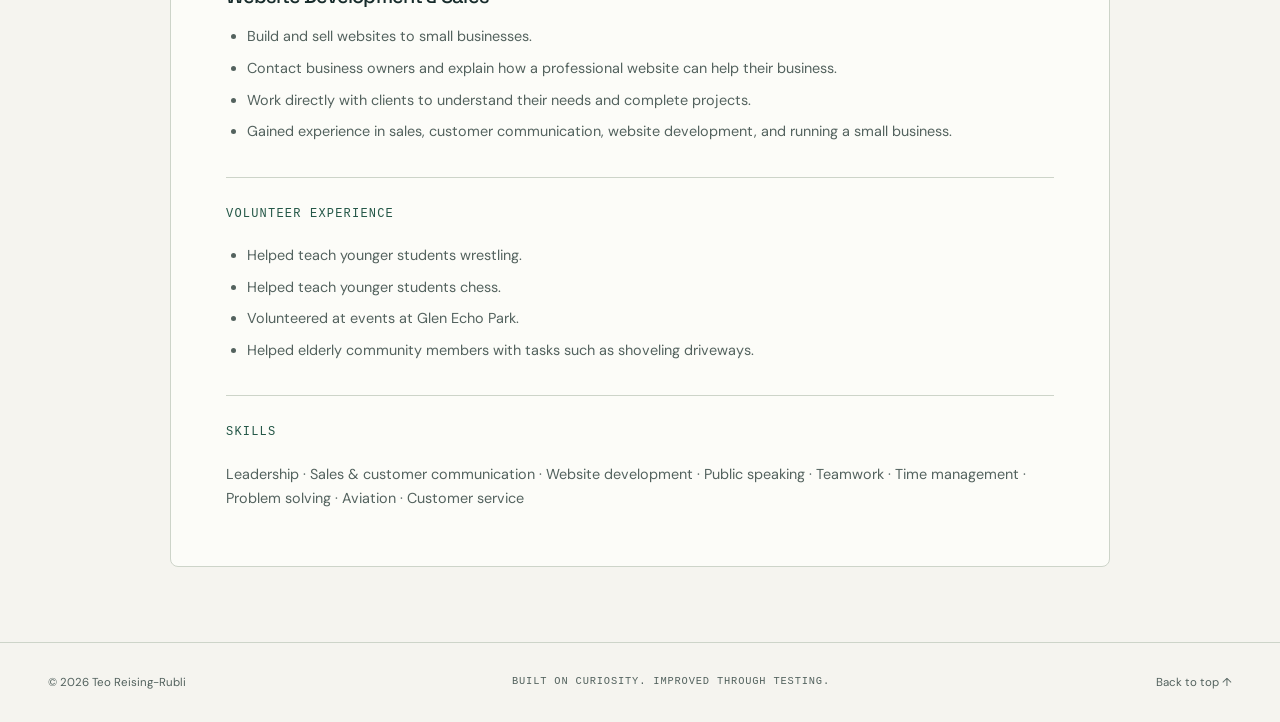
<file: resume.html>
<!doctype html>
<html lang="en">
  <head>
    <meta charset="utf-8" />
    <meta name="viewport" content="width=device-width,initial-scale=1" />
    <meta name="color-scheme" content="light dark" />
    <meta name="theme-color" content="#172b2b" />
    <title>Resume | Teo Reising-Rubli</title>
    <meta
      name="description"
      content="Education, aviation, leadership, work experience, and community involvement of Teo Reising-Rubli."
    />
    <meta property="og:title" content="Resume | Teo Reising-Rubli" />
    <meta
      property="og:description"
      content="Education, aviation, leadership, work experience, and community involvement of Teo Reising-Rubli."
    />
    <meta property="og:type" content="website" />
    <link rel="icon" href="assets/favicon.svg" type="image/svg+xml" />
    <script src="assets/theme.js"></script>
    <link rel="stylesheet" href="assets/styles.css" />
    <script src="assets/main.js" defer></script>
  </head>
  <body>
    <a class="skip" href="#main">Skip to content</a>
    <header class="site-header">
      <div class="wrap nav-wrap">
        <a class="brand" href="index.html" aria-label="Teo Engineering home"
          ><span class="brand-mark" aria-hidden="true">TR</span
          ><span
            >TEO ENGINEERING<small>REISING-RUBLI / PORTFOLIO</small></span
          ></a
        >
        <nav
          class="nav-links"
          id="primary-navigation"
          aria-label="Main navigation"
        >
          <a href="index.html#about">About</a
          ><a href="index.html#projects">Projects</a
          ><a href="index.html#process">Process</a
          ><a href="resume.html" aria-current="page">Resume</a
          ><a href="index.html#contact">Contact</a>
        </nav>
        <div class="nav-actions">
          <button
            class="icon-button theme-toggle"
            type="button"
            aria-label="Switch to dark mode"
            aria-pressed="false"
          >
            <svg
              class="moon"
              viewBox="0 0 24 24"
              fill="none"
              stroke="currentColor"
              stroke-width="1.5"
              aria-hidden="true"
            >
              <path
                d="M20.6 14.3A9 9 0 0 1 9.7 3.4a9 9 0 1 0 10.9 10.9Z"
              /></svg
            ><svg
              class="sun"
              viewBox="0 0 24 24"
              fill="none"
              stroke="currentColor"
              stroke-width="1.5"
              aria-hidden="true"
            >
              <circle cx="12" cy="12" r="4" />
              <path
                d="M12 2v2m0 16v2M2 12h2m16 0h2M5 5l1.5 1.5m11 11L19 19M5 19l1.5-1.5m11-11L19 5"
              />
            </svg></button
          ><button
            class="icon-button menu-toggle"
            type="button"
            aria-label="Open navigation"
            aria-expanded="false"
            aria-controls="primary-navigation"
          >
            <svg
              viewBox="0 0 24 24"
              fill="none"
              stroke="currentColor"
              stroke-width="1.5"
              aria-hidden="true"
            >
              <path d="M4 8h16M4 16h16" />
            </svg>
          </button>
        </div>
      </div>
    </header>
    <main id="main">
      <div class="wrap">
        <header class="resume-hero">
          <a class="back-link" href="index.html#resume">← Back to portfolio</a>
          <p class="eyebrow">Resume / Teo Reising-Rubli</p>
          <h1>Teo Reising-Rubli</h1>
          <div class="resume-contact">
            <span>Bethesda, MD</span
            ><a href="mailto:4472Teo@gmail.com">4472Teo@gmail.com</a
            ><a href="tel:+12025383188">(202) 538-3188</a>
          </div>
          <div class="button-row">
            <button class="button primary print-button" type="button">
              Print / save as PDF <span aria-hidden="true">↗</span></button
            ><a class="button" href="index.html#projects"
              >View engineering projects<span class="arrow" aria-hidden="true"
                >↗</span
              ></a
            >
          </div>
        </header>
        <article class="resume-document" aria-label="Resume">
          <section class="resume-section">
            <h2>Education</h2>
            <h3>Walt Whitman High School</h3>
            <p>Bethesda, MD · Expected graduation: May 2027</p>
          </section>
          <section class="resume-section">
            <h2>Leadership & activities</h2>
            <div class="resume-entry">
              <h3>Founder & President — Aviation Club</h3>
              <p>Walt Whitman High School</p>
              <ul>
                <li>
                  Founded an aviation club for students interested in aviation,
                  flying, and careers in the field.
                </li>
                <li>
                  Working to organize meetings, activities, and opportunities
                  for students to learn more about aviation.
                </li>
                <li>
                  Built the club from the ground up and worked to get students
                  involved.
                </li>
              </ul>
            </div>
            <div class="resume-entry">
              <h3>Student Pilot</h3>
              <ul>
                <li>Working toward a Private Pilot Certificate (PPL).</li>
                <li>
                  Training in aircraft operations, safety procedures,
                  navigation, weather, and aviation regulations.
                </li>
                <li>
                  Gaining hands-on experience and learning responsible
                  decision-making in the cockpit.
                </li>
              </ul>
            </div>
            <div class="resume-entry">
              <h3>Varsity Wrestler — Walt Whitman High School</h3>
              <ul>
                <li>
                  Compete on the varsity wrestling team while balancing training
                  and competition with schoolwork.
                </li>
                <li>
                  Developed discipline, consistency, teamwork, and the ability
                  to work through challenges.
                </li>
              </ul>
            </div>
          </section>
          <section class="resume-section">
            <h2>Work experience</h2>
            <h3>Sales Associate — Private Company</h3>
            <p>January 2024 – December 2025</p>
            <ul>
              <li>
                Worked directly with customers to explain and sell products and
                services.
              </li>
              <li>Answered customer questions and handled objections.</li>
              <li>
                Communicated with different types of customers in a professional
                setting.
              </li>
              <li>
                Worked toward sales goals and completed responsibilities
                independently.
              </li>
            </ul>
          </section>
          <section class="resume-section">
            <h2>Entrepreneurial experience</h2>
            <h3>Website Development & Sales</h3>
            <ul>
              <li>Build and sell websites to small businesses.</li>
              <li>
                Contact business owners and explain how a professional website
                can help their business.
              </li>
              <li>
                Work directly with clients to understand their needs and
                complete projects.
              </li>
              <li>
                Gained experience in sales, customer communication, website
                development, and running a small business.
              </li>
            </ul>
          </section>
          <section class="resume-section">
            <h2>Volunteer experience</h2>
            <ul>
              <li>Helped teach younger students wrestling.</li>
              <li>Helped teach younger students chess.</li>
              <li>Volunteered at events at Glen Echo Park.</li>
              <li>
                Helped elderly community members with tasks such as shoveling
                driveways.
              </li>
            </ul>
          </section>
          <section class="resume-section">
            <h2>Skills</h2>
            <p>
              Leadership · Sales & customer communication · Website development
              · Public speaking · Teamwork · Time management · Problem solving ·
              Aviation · Customer service
            </p>
          </section>
        </article>
      </div>
    </main>
    <footer class="site-footer">
      <div class="wrap footer-inner">
        <span>© 2026 Teo Reising-Rubli</span
        ><span class="mono">Built on curiosity. Improved through testing.</span
        ><a href="#main">Back to top ↑</a>
      </div>
    </footer>
    <dialog class="lightbox" id="image-viewer" aria-labelledby="viewer-title">
      <div class="lightbox-top">
        <p id="viewer-title">Project drawing</p>
        <button
          class="icon-button"
          type="button"
          aria-label="Close enlarged image"
        >
          ✕
        </button>
      </div>
      <img alt="" />
    </dialog>
  </body>
</html>
</file>
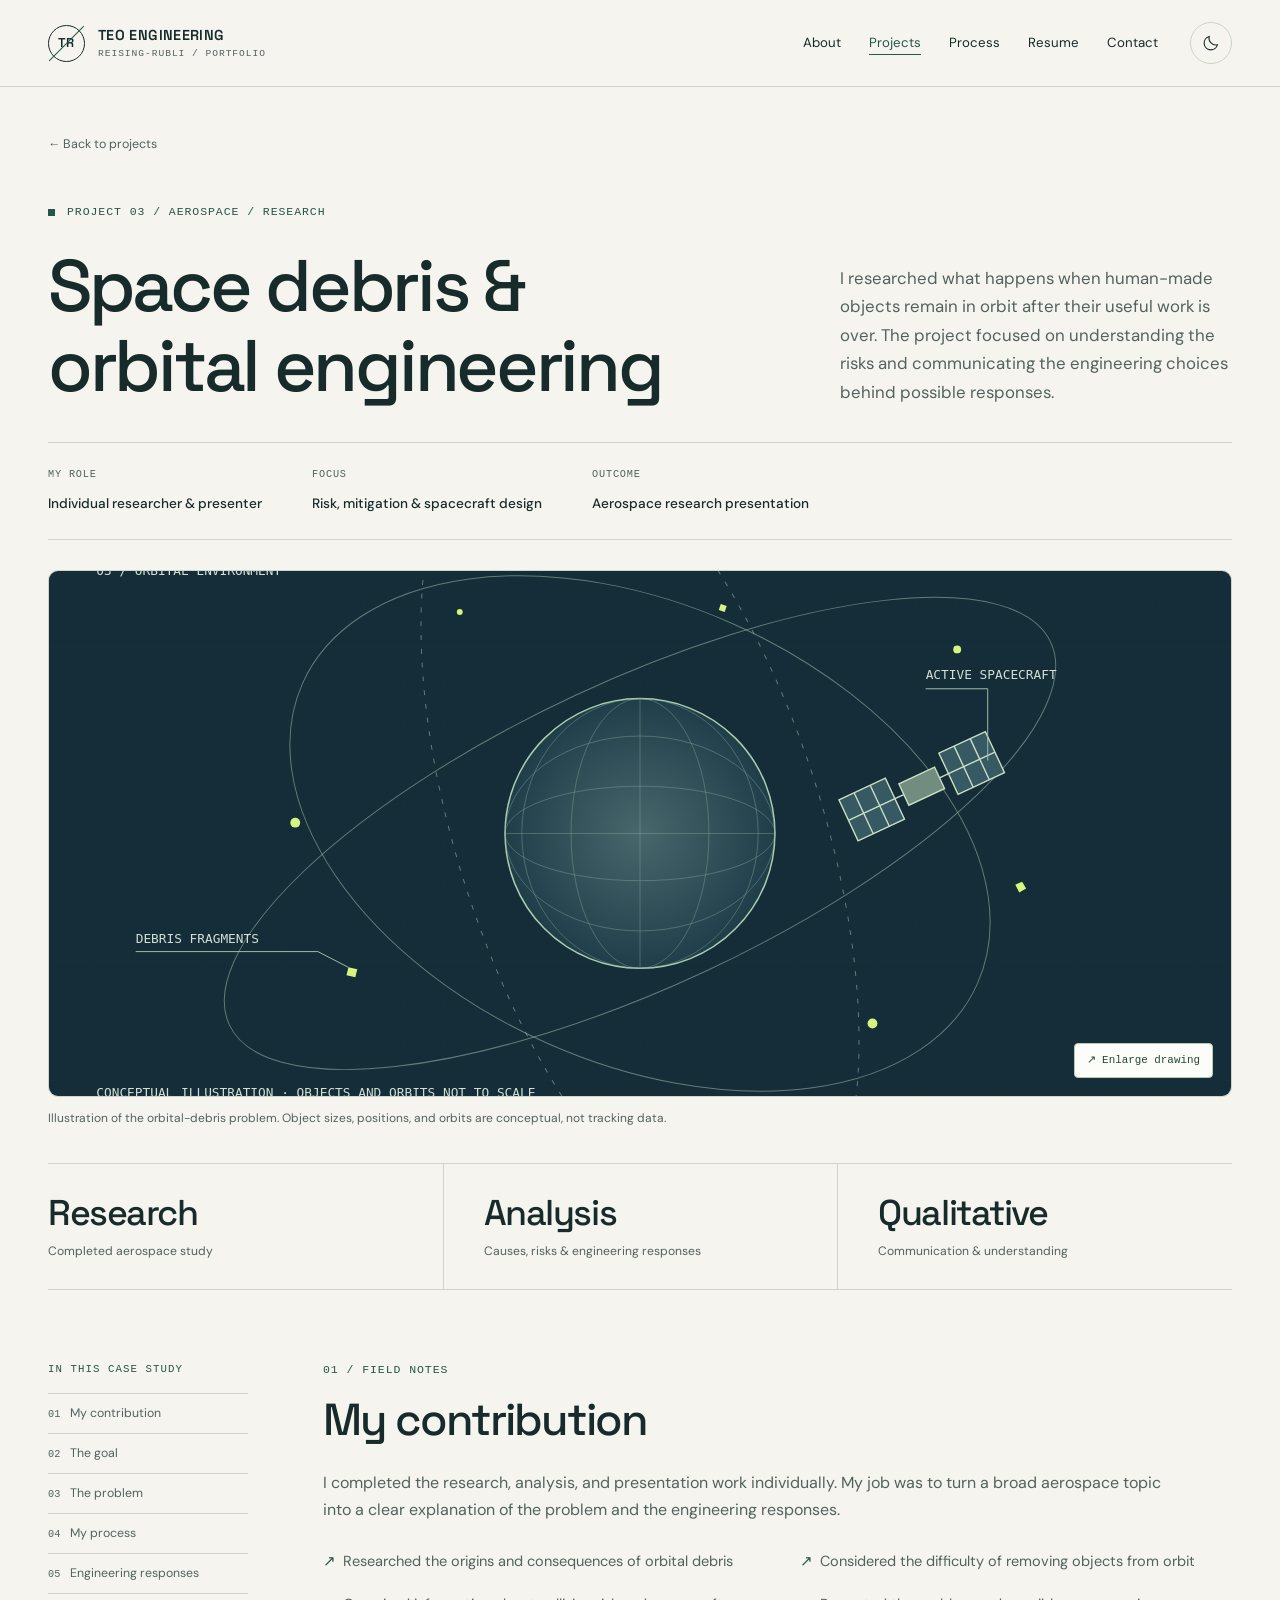
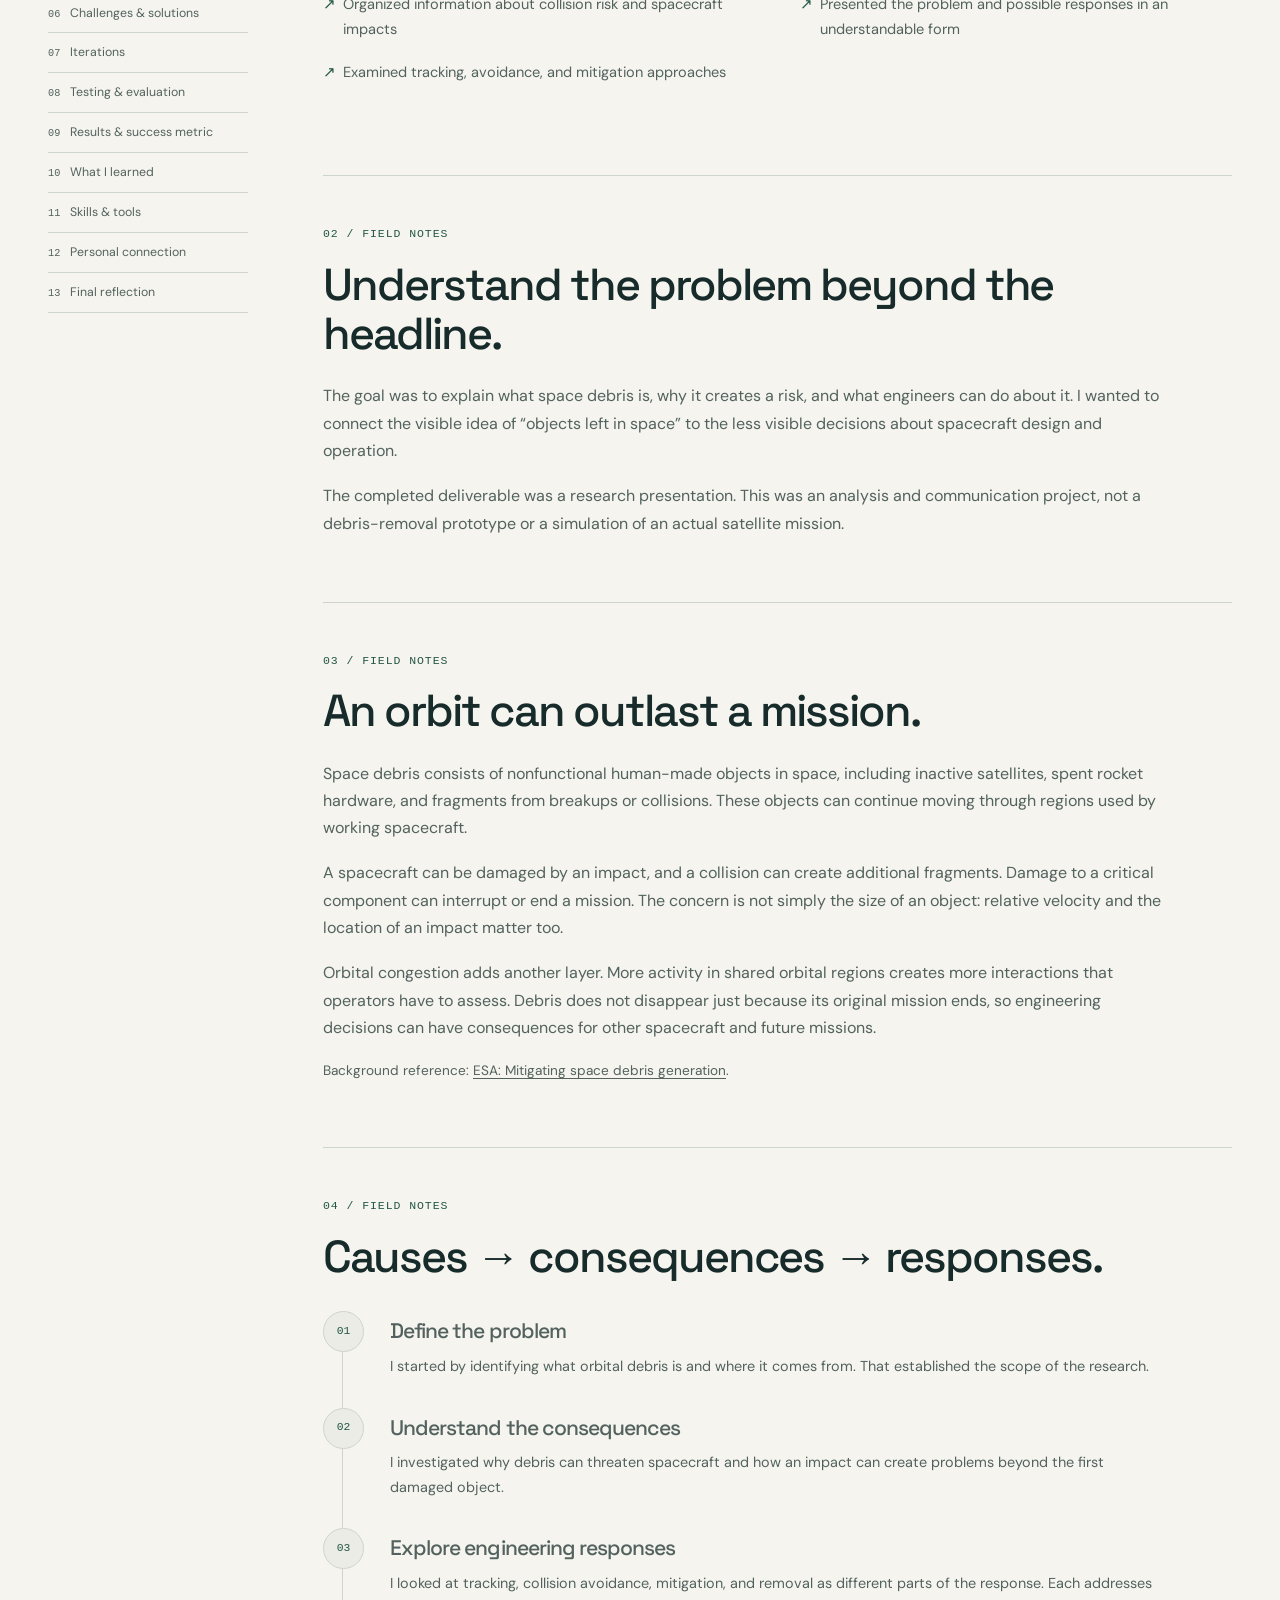
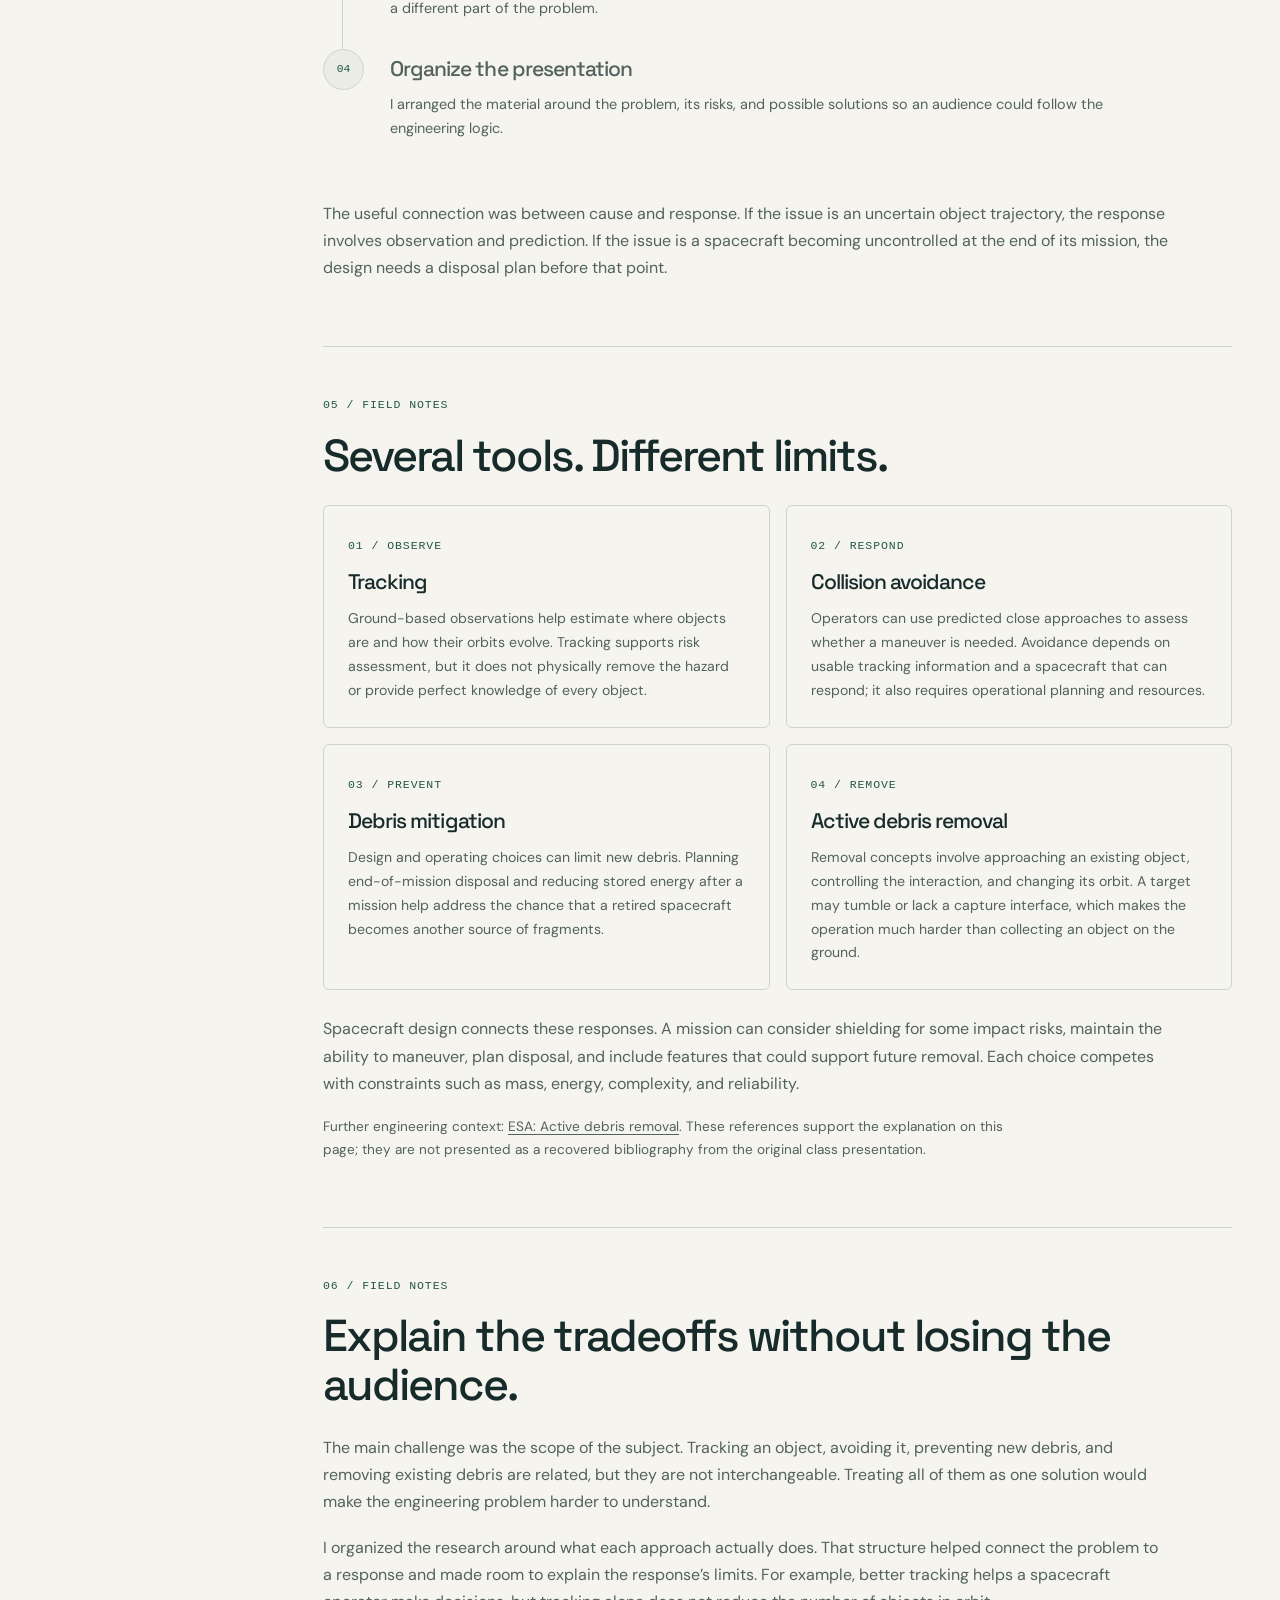
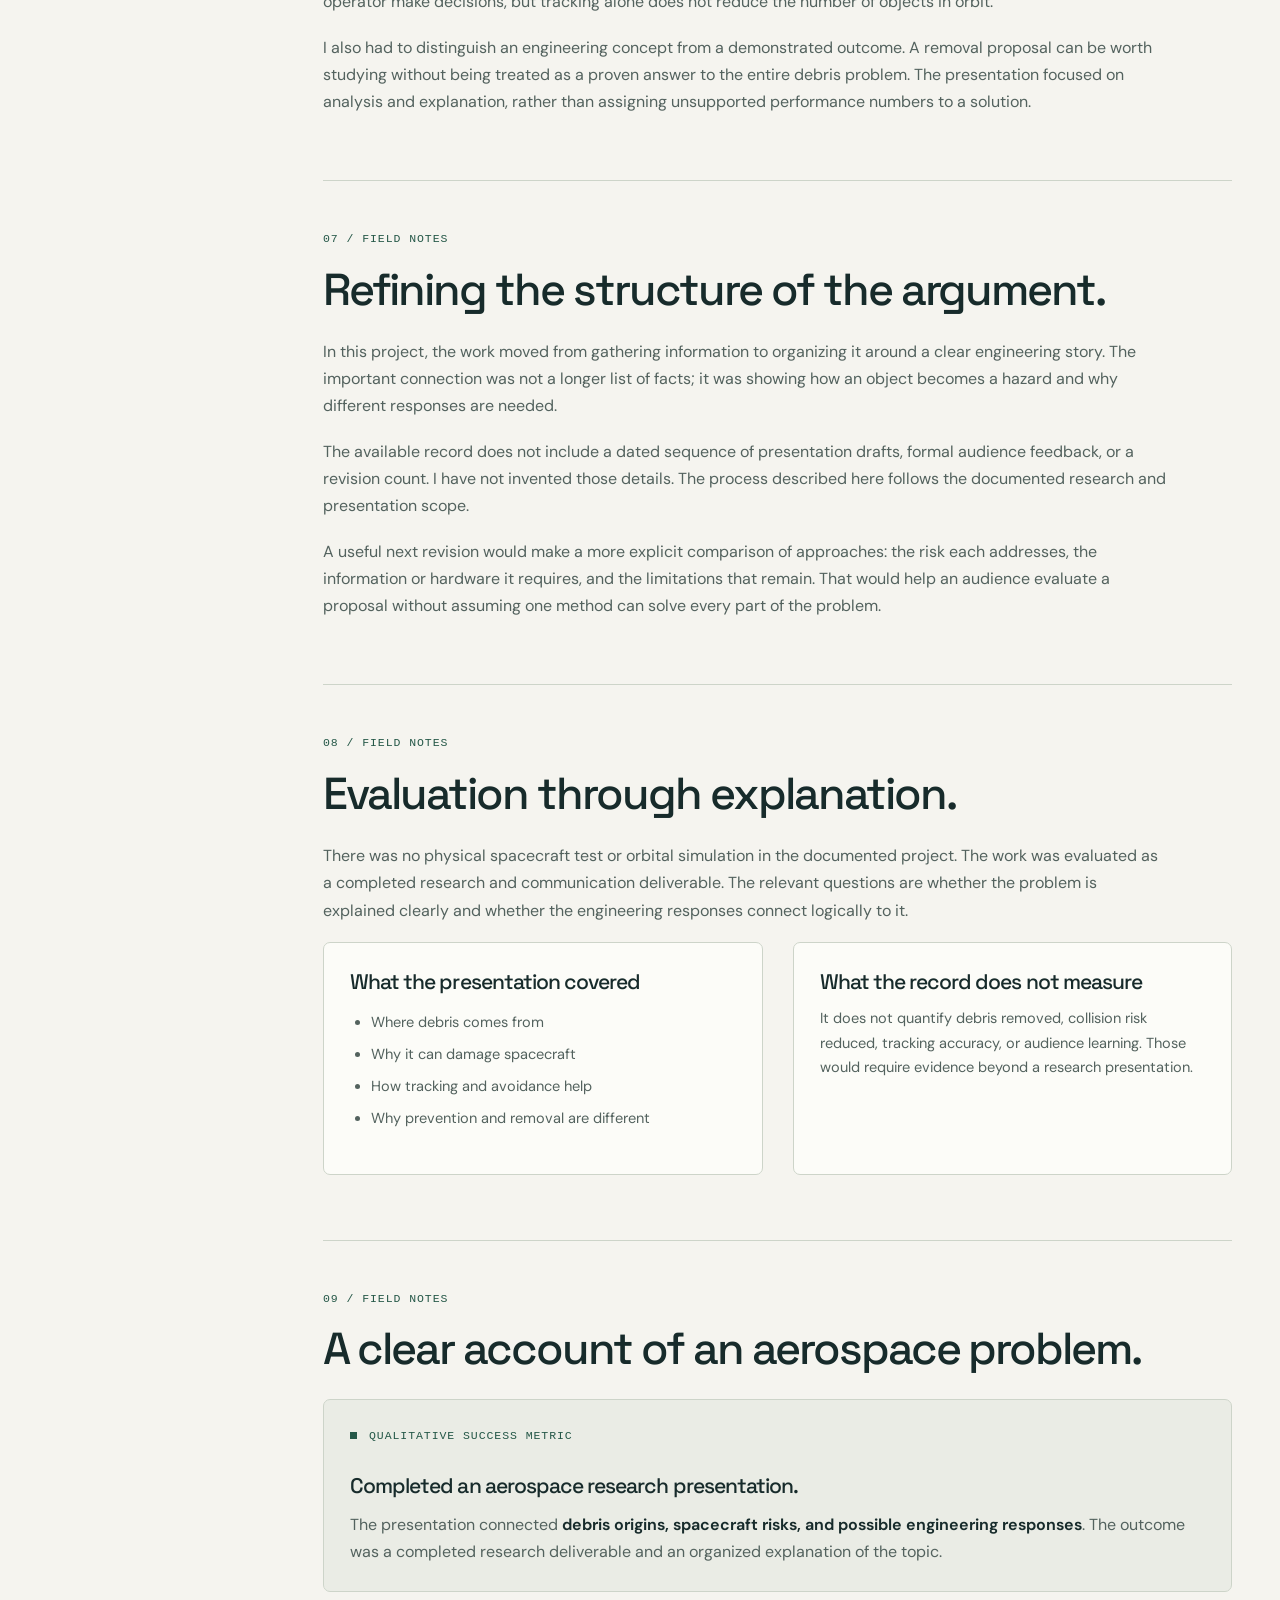
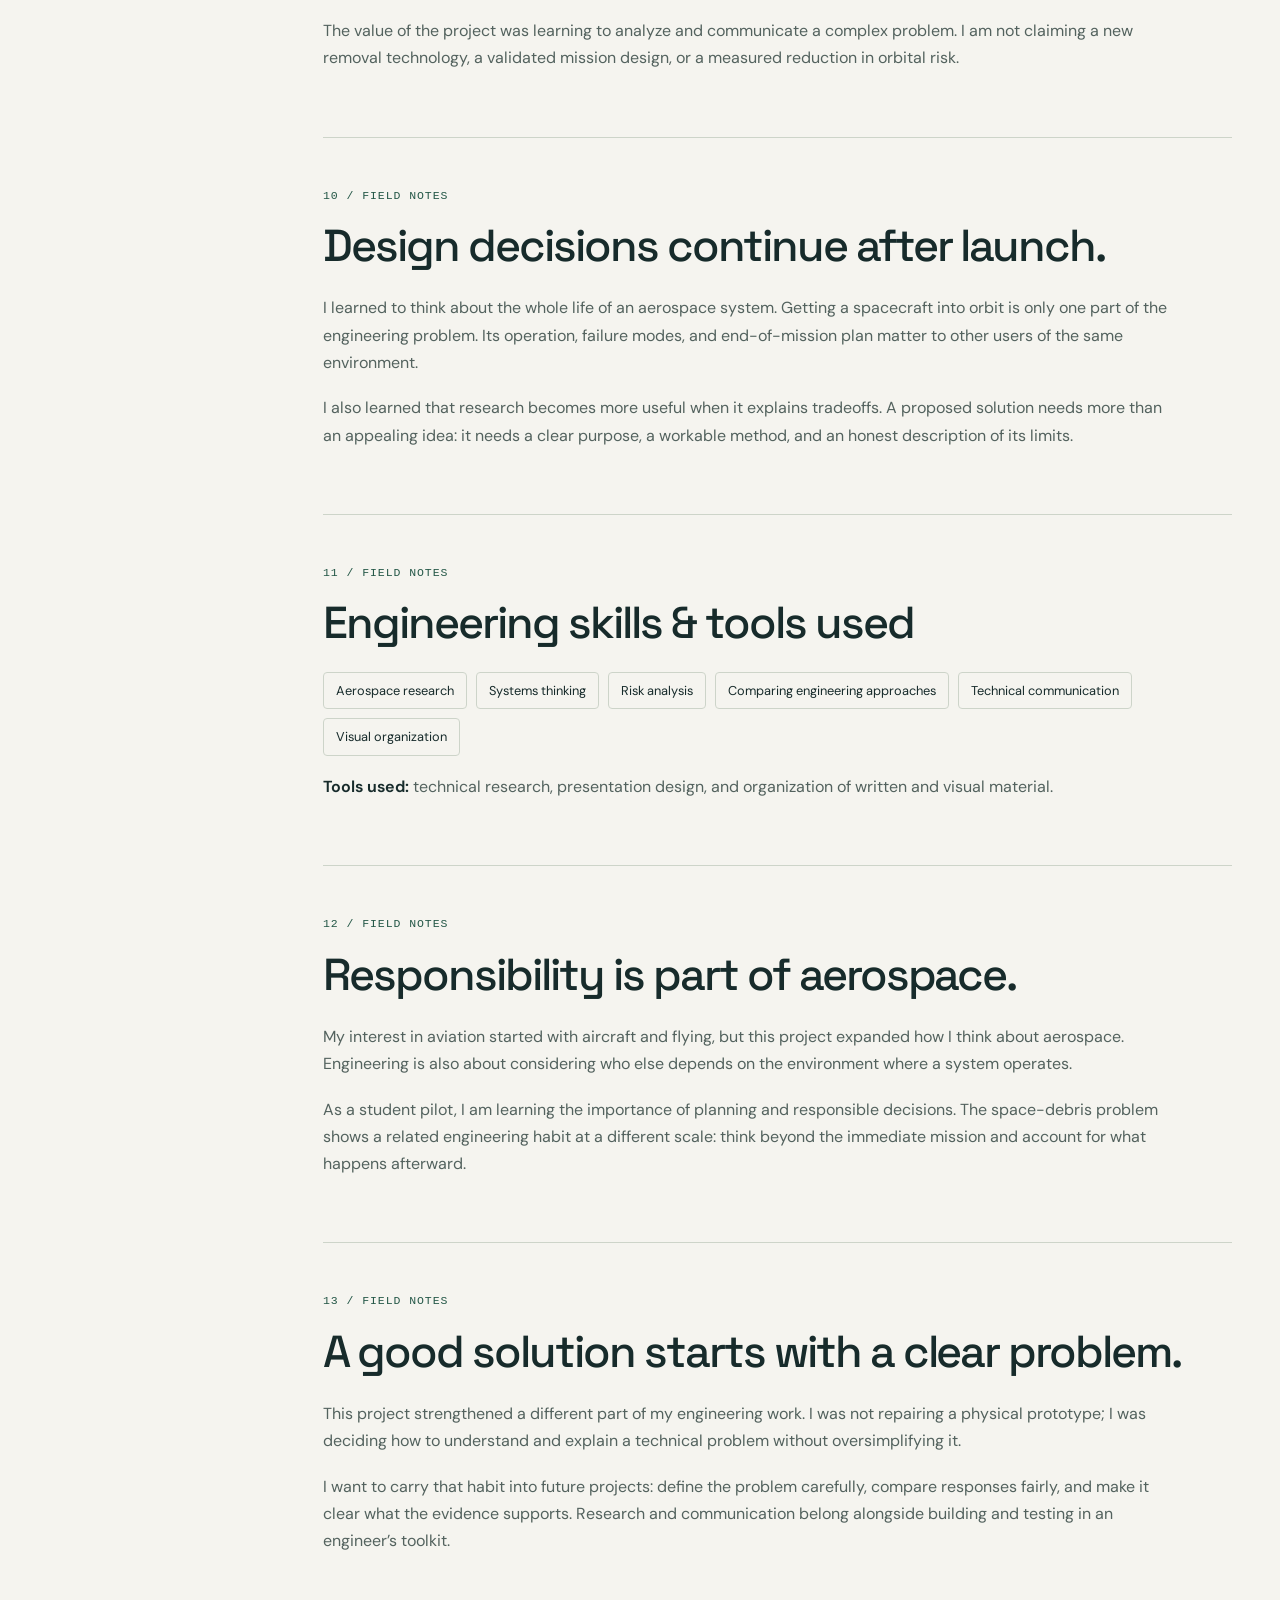
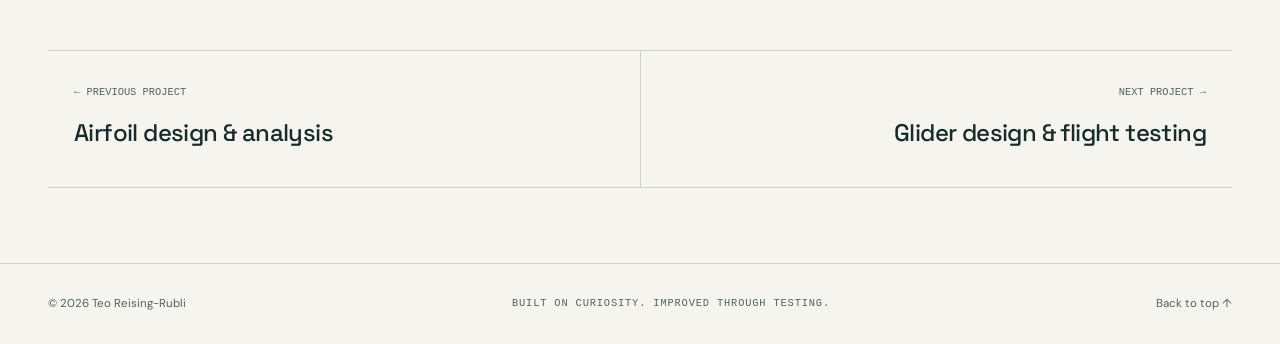
<file: space-debris.html>
<!doctype html>
<html lang="en">
  <head>
    <meta charset="utf-8" />
    <meta name="viewport" content="width=device-width,initial-scale=1" />
    <meta name="color-scheme" content="light dark" />
    <meta name="theme-color" content="#172b2b" />
    <title>Space debris &amp; orbital engineering | Teo Reising-Rubli</title>
    <meta
      name="description"
      content="I researched what happens when human-made objects remain in orbit after their useful work is over. The project focused on understanding the risks and communicating the engineering choices behind possible responses."
    />
    <meta
      property="og:title"
      content="Space debris &amp; orbital engineering | Teo Reising-Rubli"
    />
    <meta
      property="og:description"
      content="I researched what happens when human-made objects remain in orbit after their useful work is over. The project focused on understanding the risks and communicating the engineering choices behind possible responses."
    />
    <meta property="og:type" content="website" />
    <link rel="icon" href="assets/favicon.svg" type="image/svg+xml" />
    <script src="assets/theme.js"></script>
    <link rel="stylesheet" href="assets/styles.css" />
    <script src="assets/main.js" defer></script>
  </head>
  <body>
    <a class="skip" href="#main">Skip to content</a>
    <header class="site-header">
      <div class="wrap nav-wrap">
        <a class="brand" href="index.html" aria-label="Teo Engineering home"
          ><span class="brand-mark" aria-hidden="true">TR</span
          ><span
            >TEO ENGINEERING<small>REISING-RUBLI / PORTFOLIO</small></span
          ></a
        >
        <nav
          class="nav-links"
          id="primary-navigation"
          aria-label="Main navigation"
        >
          <a href="index.html#about">About</a
          ><a href="index.html#projects" aria-current="true">Projects</a
          ><a href="index.html#process">Process</a
          ><a href="resume.html">Resume</a
          ><a href="index.html#contact">Contact</a>
        </nav>
        <div class="nav-actions">
          <button
            class="icon-button theme-toggle"
            type="button"
            aria-label="Switch to dark mode"
            aria-pressed="false"
          >
            <svg
              class="moon"
              viewBox="0 0 24 24"
              fill="none"
              stroke="currentColor"
              stroke-width="1.5"
              aria-hidden="true"
            >
              <path
                d="M20.6 14.3A9 9 0 0 1 9.7 3.4a9 9 0 1 0 10.9 10.9Z"
              /></svg
            ><svg
              class="sun"
              viewBox="0 0 24 24"
              fill="none"
              stroke="currentColor"
              stroke-width="1.5"
              aria-hidden="true"
            >
              <circle cx="12" cy="12" r="4" />
              <path
                d="M12 2v2m0 16v2M2 12h2m16 0h2M5 5l1.5 1.5m11 11L19 19M5 19l1.5-1.5m11-11L19 5"
              />
            </svg></button
          ><button
            class="icon-button menu-toggle"
            type="button"
            aria-label="Open navigation"
            aria-expanded="false"
            aria-controls="primary-navigation"
          >
            <svg
              viewBox="0 0 24 24"
              fill="none"
              stroke="currentColor"
              stroke-width="1.5"
              aria-hidden="true"
            >
              <path d="M4 8h16M4 16h16" />
            </svg>
          </button>
        </div>
      </div>
    </header>
    <main id="main">
      <div class="wrap">
        <header class="case-hero">
          <a class="back-link" href="index.html#projects">← Back to projects</a>
          <div class="case-heading">
            <div>
              <p class="eyebrow">Project 03 / Aerospace / Research</p>
              <h1>Space debris &<br />orbital engineering</h1>
            </div>
            <p class="lead">
              I researched what happens when human-made objects remain in orbit
              after their useful work is over. The project focused on
              understanding the risks and communicating the engineering choices
              behind possible responses.
            </p>
          </div>
          <div class="case-meta">
            <div>
              <span class="meta-label">My role</span
              ><strong>Individual researcher & presenter</strong>
            </div>
            <div>
              <span class="meta-label">Focus</span
              ><strong>Risk, mitigation & spacecraft design</strong>
            </div>
            <div>
              <span class="meta-label">Outcome</span
              ><strong>Aerospace research presentation</strong>
            </div>
          </div>
          <figure class="case-cover">
            <a
              class="zoom-link"
              data-enlarge="Conceptual orbital debris illustration with Earth and a satellite"
              href="assets/images/orbital-study.svg"
              ><img
                src="assets/images/orbital-study.svg"
                alt="Conceptual orbital debris illustration with Earth and a satellite"
                width="1200"
                height="620"
                fetchpriority="high"
            /></a>
          </figure>
          <p class="caption">
            Illustration of the orbital-debris problem. Object sizes, positions,
            and orbits are conceptual, not tracking data.
          </p>
          <div class="case-metrics">
            <div>
              <strong class="word-metric">Research</strong
              ><span>Completed aerospace study</span>
            </div>
            <div>
              <strong class="word-metric">Analysis</strong
              ><span>Causes, risks & engineering responses</span>
            </div>
            <div>
              <strong class="word-metric">Qualitative</strong
              ><span>Communication & understanding</span>
            </div>
          </div>
        </header>
        <div class="case-layout">
          <nav class="case-toc" aria-label="Case study contents">
            <p>In this case study</p>
            <ol>
              <li>
                <a href="#contribution"><span>01</span>My contribution</a>
              </li>
              <li>
                <a href="#goal"><span>02</span>The goal</a>
              </li>
              <li>
                <a href="#problem"><span>03</span>The problem</a>
              </li>
              <li>
                <a href="#process"><span>04</span>My process</a>
              </li>
              <li>
                <a href="#solutions"><span>05</span>Engineering responses</a>
              </li>
              <li>
                <a href="#challenges"><span>06</span>Challenges & solutions</a>
              </li>
              <li>
                <a href="#iterations"><span>07</span>Iterations</a>
              </li>
              <li>
                <a href="#testing"><span>08</span>Testing & evaluation</a>
              </li>
              <li>
                <a href="#results"><span>09</span>Results & success metric</a>
              </li>
              <li>
                <a href="#learning"><span>10</span>What I learned</a>
              </li>
              <li>
                <a href="#skills"><span>11</span>Skills & tools</a>
              </li>
              <li>
                <a href="#connection"><span>12</span>Personal connection</a>
              </li>
              <li>
                <a href="#reflection"><span>13</span>Final reflection</a>
              </li>
            </ol>
          </nav>
          <div>
            <section id="contribution" class="case-section reveal">
              <span class="section-num">01 / FIELD NOTES</span>
              <h2>My contribution</h2>
              <p>
                I completed the research, analysis, and presentation work
                individually. My job was to turn a broad aerospace topic into a
                clear explanation of the problem and the engineering responses.
              </p>
              <ul class="role-list">
                <li>
                  Researched the origins and consequences of orbital debris
                </li>
                <li>
                  Organized information about collision risk and spacecraft
                  impacts
                </li>
                <li>Examined tracking, avoidance, and mitigation approaches</li>
                <li>
                  Considered the difficulty of removing objects from orbit
                </li>
                <li>
                  Presented the problem and possible responses in an
                  understandable form
                </li>
              </ul>
            </section>
            <section id="goal" class="case-section reveal">
              <span class="section-num">02 / FIELD NOTES</span>
              <h2>Understand the problem beyond the headline.</h2>
              <p>
                The goal was to explain what space debris is, why it creates a
                risk, and what engineers can do about it. I wanted to connect
                the visible idea of “objects left in space” to the less visible
                decisions about spacecraft design and operation.
              </p>
              <p>
                The completed deliverable was a research presentation. This was
                an analysis and communication project, not a debris-removal
                prototype or a simulation of an actual satellite mission.
              </p>
            </section>
            <section id="problem" class="case-section reveal">
              <span class="section-num">03 / FIELD NOTES</span>
              <h2>An orbit can outlast a mission.</h2>
              <p>
                Space debris consists of nonfunctional human-made objects in
                space, including inactive satellites, spent rocket hardware, and
                fragments from breakups or collisions. These objects can
                continue moving through regions used by working spacecraft.
              </p>
              <p>
                A spacecraft can be damaged by an impact, and a collision can
                create additional fragments. Damage to a critical component can
                interrupt or end a mission. The concern is not simply the size
                of an object: relative velocity and the location of an impact
                matter too.
              </p>
              <p>
                Orbital congestion adds another layer. More activity in shared
                orbital regions creates more interactions that operators have to
                assess. Debris does not disappear just because its original
                mission ends, so engineering decisions can have consequences for
                other spacecraft and future missions.
              </p>
              <p class="sources">
                Background reference:
                <a
                  href="https://www.esa.int/Space_Safety/Space_Debris/Mitigating_space_debris_generation"
                  >ESA: Mitigating space debris generation</a
                >.
              </p>
            </section>
            <section id="process" class="case-section reveal">
              <span class="section-num">04 / FIELD NOTES</span>
              <h2>Causes → consequences → responses.</h2>
              <ol class="timeline">
                <li class="reveal">
                  <h3>Define the problem</h3>
                  <p>
                    I started by identifying what orbital debris is and where it
                    comes from. That established the scope of the research.
                  </p>
                </li>
                <li class="reveal">
                  <h3>Understand the consequences</h3>
                  <p>
                    I investigated why debris can threaten spacecraft and how an
                    impact can create problems beyond the first damaged object.
                  </p>
                </li>
                <li class="reveal">
                  <h3>Explore engineering responses</h3>
                  <p>
                    I looked at tracking, collision avoidance, mitigation, and
                    removal as different parts of the response. Each addresses a
                    different part of the problem.
                  </p>
                </li>
                <li class="reveal">
                  <h3>Organize the presentation</h3>
                  <p>
                    I arranged the material around the problem, its risks, and
                    possible solutions so an audience could follow the
                    engineering logic.
                  </p>
                </li>
              </ol>
              <p>
                The useful connection was between cause and response. If the
                issue is an uncertain object trajectory, the response involves
                observation and prediction. If the issue is a spacecraft
                becoming uncontrolled at the end of its mission, the design
                needs a disposal plan before that point.
              </p>
            </section>
            <section id="solutions" class="case-section reveal">
              <span class="section-num">05 / FIELD NOTES</span>
              <h2>Several tools. Different limits.</h2>
              <div class="variable-grid">
                <article class="variable-card">
                  <span class="mono">01 / OBSERVE</span>
                  <h3>Tracking</h3>
                  <p>
                    Ground-based observations help estimate where objects are
                    and how their orbits evolve. Tracking supports risk
                    assessment, but it does not physically remove the hazard or
                    provide perfect knowledge of every object.
                  </p>
                </article>
                <article class="variable-card">
                  <span class="mono">02 / RESPOND</span>
                  <h3>Collision avoidance</h3>
                  <p>
                    Operators can use predicted close approaches to assess
                    whether a maneuver is needed. Avoidance depends on usable
                    tracking information and a spacecraft that can respond; it
                    also requires operational planning and resources.
                  </p>
                </article>
                <article class="variable-card">
                  <span class="mono">03 / PREVENT</span>
                  <h3>Debris mitigation</h3>
                  <p>
                    Design and operating choices can limit new debris. Planning
                    end-of-mission disposal and reducing stored energy after a
                    mission help address the chance that a retired spacecraft
                    becomes another source of fragments.
                  </p>
                </article>
                <article class="variable-card">
                  <span class="mono">04 / REMOVE</span>
                  <h3>Active debris removal</h3>
                  <p>
                    Removal concepts involve approaching an existing object,
                    controlling the interaction, and changing its orbit. A
                    target may tumble or lack a capture interface, which makes
                    the operation much harder than collecting an object on the
                    ground.
                  </p>
                </article>
              </div>
              <p>
                Spacecraft design connects these responses. A mission can
                consider shielding for some impact risks, maintain the ability
                to maneuver, plan disposal, and include features that could
                support future removal. Each choice competes with constraints
                such as mass, energy, complexity, and reliability.
              </p>
              <p class="sources">
                Further engineering context:
                <a
                  href="https://www.esa.int/Our_Activities/Operations/Space_Debris/Active_debris_removal"
                  >ESA: Active debris removal</a
                >. These references support the explanation on this page; they
                are not presented as a recovered bibliography from the original
                class presentation.
              </p>
            </section>
            <section id="challenges" class="case-section reveal">
              <span class="section-num">06 / FIELD NOTES</span>
              <h2>Explain the tradeoffs without losing the audience.</h2>
              <p>
                The main challenge was the scope of the subject. Tracking an
                object, avoiding it, preventing new debris, and removing
                existing debris are related, but they are not interchangeable.
                Treating all of them as one solution would make the engineering
                problem harder to understand.
              </p>
              <p>
                I organized the research around what each approach actually
                does. That structure helped connect the problem to a response
                and made room to explain the response’s limits. For example,
                better tracking helps a spacecraft operator make decisions, but
                tracking alone does not reduce the number of objects in orbit.
              </p>
              <p>
                I also had to distinguish an engineering concept from a
                demonstrated outcome. A removal proposal can be worth studying
                without being treated as a proven answer to the entire debris
                problem. The presentation focused on analysis and explanation,
                rather than assigning unsupported performance numbers to a
                solution.
              </p>
            </section>
            <section id="iterations" class="case-section reveal">
              <span class="section-num">07 / FIELD NOTES</span>
              <h2>Refining the structure of the argument.</h2>
              <p>
                In this project, the work moved from gathering information to
                organizing it around a clear engineering story. The important
                connection was not a longer list of facts; it was showing how an
                object becomes a hazard and why different responses are needed.
              </p>
              <p>
                The available record does not include a dated sequence of
                presentation drafts, formal audience feedback, or a revision
                count. I have not invented those details. The process described
                here follows the documented research and presentation scope.
              </p>
              <p>
                A useful next revision would make a more explicit comparison of
                approaches: the risk each addresses, the information or hardware
                it requires, and the limitations that remain. That would help an
                audience evaluate a proposal without assuming one method can
                solve every part of the problem.
              </p>
            </section>
            <section id="testing" class="case-section reveal">
              <span class="section-num">08 / FIELD NOTES</span>
              <h2>Evaluation through explanation.</h2>
              <p>
                There was no physical spacecraft test or orbital simulation in
                the documented project. The work was evaluated as a completed
                research and communication deliverable. The relevant questions
                are whether the problem is explained clearly and whether the
                engineering responses connect logically to it.
              </p>
              <div class="two-col">
                <div class="panel">
                  <h3>What the presentation covered</h3>
                  <ul>
                    <li>Where debris comes from</li>
                    <li>Why it can damage spacecraft</li>
                    <li>How tracking and avoidance help</li>
                    <li>Why prevention and removal are different</li>
                  </ul>
                </div>
                <div class="panel">
                  <h3>What the record does not measure</h3>
                  <p>
                    It does not quantify debris removed, collision risk reduced,
                    tracking accuracy, or audience learning. Those would require
                    evidence beyond a research presentation.
                  </p>
                </div>
              </div>
            </section>
            <section id="results" class="case-section reveal">
              <span class="section-num">09 / FIELD NOTES</span>
              <h2>A clear account of an aerospace problem.</h2>
              <div class="result-callout">
                <span class="eyebrow">QUALITATIVE SUCCESS METRIC</span>
                <h3>Completed an aerospace research presentation.</h3>
                <p>
                  The presentation connected
                  <strong
                    >debris origins, spacecraft risks, and possible engineering
                    responses</strong
                  >. The outcome was a completed research deliverable and an
                  organized explanation of the topic.
                </p>
              </div>
              <p>
                The value of the project was learning to analyze and communicate
                a complex problem. I am not claiming a new removal technology, a
                validated mission design, or a measured reduction in orbital
                risk.
              </p>
            </section>
            <section id="learning" class="case-section reveal">
              <span class="section-num">10 / FIELD NOTES</span>
              <h2>Design decisions continue after launch.</h2>
              <p>
                I learned to think about the whole life of an aerospace system.
                Getting a spacecraft into orbit is only one part of the
                engineering problem. Its operation, failure modes, and
                end-of-mission plan matter to other users of the same
                environment.
              </p>
              <p>
                I also learned that research becomes more useful when it
                explains tradeoffs. A proposed solution needs more than an
                appealing idea: it needs a clear purpose, a workable method, and
                an honest description of its limits.
              </p>
            </section>
            <section id="skills" class="case-section reveal">
              <span class="section-num">11 / FIELD NOTES</span>
              <h2>Engineering skills & tools used</h2>
              <ul class="skill-tags">
                <li>Aerospace research</li>
                <li>Systems thinking</li>
                <li>Risk analysis</li>
                <li>Comparing engineering approaches</li>
                <li>Technical communication</li>
                <li>Visual organization</li>
              </ul>
              <p>
                <strong>Tools used:</strong> technical research, presentation
                design, and organization of written and visual material.
              </p>
            </section>
            <section id="connection" class="case-section reveal">
              <span class="section-num">12 / FIELD NOTES</span>
              <h2>Responsibility is part of aerospace.</h2>
              <p>
                My interest in aviation started with aircraft and flying, but
                this project expanded how I think about aerospace. Engineering
                is also about considering who else depends on the environment
                where a system operates.
              </p>
              <p>
                As a student pilot, I am learning the importance of planning and
                responsible decisions. The space-debris problem shows a related
                engineering habit at a different scale: think beyond the
                immediate mission and account for what happens afterward.
              </p>
            </section>
            <section id="reflection" class="case-section reveal">
              <span class="section-num">13 / FIELD NOTES</span>
              <h2>A good solution starts with a clear problem.</h2>
              <p>
                This project strengthened a different part of my engineering
                work. I was not repairing a physical prototype; I was deciding
                how to understand and explain a technical problem without
                oversimplifying it.
              </p>
              <p>
                I want to carry that habit into future projects: define the
                problem carefully, compare responses fairly, and make it clear
                what the evidence supports. Research and communication belong
                alongside building and testing in an engineer’s toolkit.
              </p>
            </section>
          </div>
        </div>
        <nav class="project-pagination" aria-label="Previous and next projects">
          <a href="airfoil.html"
            ><span>← Previous project</span
            ><strong>Airfoil design & analysis</strong></a
          ><a href="glider.html"
            ><span>Next project →</span
            ><strong>Glider design & flight testing</strong></a
          >
        </nav>
      </div>
    </main>
    <footer class="site-footer">
      <div class="wrap footer-inner">
        <span>© 2026 Teo Reising-Rubli</span
        ><span class="mono">Built on curiosity. Improved through testing.</span
        ><a href="#main">Back to top ↑</a>
      </div>
    </footer>
    <dialog class="lightbox" id="image-viewer" aria-labelledby="viewer-title">
      <div class="lightbox-top">
        <p id="viewer-title">Project drawing</p>
        <button
          class="icon-button"
          type="button"
          aria-label="Close enlarged image"
        >
          ✕
        </button>
      </div>
      <img alt="" />
    </dialog>
  </body>
</html>
</file>
<file: assets/styles.css>
@font-face {
  font-family: "DM Sans";
  font-style: normal;
  font-weight: 400 700;
  font-display: swap;
  src: url(fonts/dm-sans-latin.woff2) format("woff2");
  unicode-range:
    U+0000-00FF, U+0131, U+0152-0153, U+02BB-02BC, U+02C6, U+02DA, U+02DC,
    U+0304, U+0308, U+0329, U+2000-206F, U+20AC, U+2122, U+2191, U+2193, U+2212,
    U+2215, U+FEFF, U+FFFD;
}
@font-face {
  font-family: "Space Grotesk";
  font-style: normal;
  font-weight: 400 700;
  font-display: swap;
  src: url(fonts/space-grotesk-latin.woff2) format("woff2");
  unicode-range:
    U+0000-00FF, U+0131, U+0152-0153, U+02BB-02BC, U+02C6, U+02DA, U+02DC,
    U+0304, U+0308, U+0329, U+2000-206F, U+20AC, U+2122, U+2191, U+2193, U+2212,
    U+2215, U+FEFF, U+FFFD;
}

:root {
  color-scheme: light;
  --bg: #f5f4ef;
  --surface: #fcfcf8;
  --soft: #eaece5;
  --ink: #172b2b;
  --muted: #53625e;
  --line: #cdd4c9;
  --accent: #245747;
  --accent-soft: #e0e9d9;
  --lime: #d4f57e;
  --nav: rgba(245, 244, 239, 0.94);
  --shadow: 0 20px 55px #152c2510;
  --display: "Space Grotesk", Arial, sans-serif;
  --body: "DM Sans", Arial, sans-serif;
  --mono: Consolas, "Courier New", monospace;
}
[data-theme="dark"] {
  color-scheme: dark;
  --bg: #101c22;
  --surface: #17272d;
  --soft: #1d3035;
  --ink: #eff3e9;
  --muted: #b1c0bd;
  --line: #365057;
  --accent: #c8ed89;
  --accent-soft: #30473b;
  --nav: rgba(16, 28, 34, 0.94);
  --shadow: 0 20px 55px #0002;
}
* {
  box-sizing: border-box;
}
html {
  scroll-behavior: smooth;
  scroll-padding-top: 110px;
}
body {
  margin: 0;
  background: var(--bg);
  color: var(--ink);
  font-family: var(--body);
  font-size: 16px;
  line-height: 1.7;
  -webkit-font-smoothing: antialiased;
}
a {
  color: inherit;
  text-decoration: none;
}
button,
input {
  font: inherit;
}
button,
a {
  -webkit-tap-highlight-color: transparent;
}
button {
  cursor: pointer;
}
button:disabled {
  cursor: default;
}
img,
svg {
  max-width: 100%;
  height: auto;
}
img {
  display: block;
}
figure {
  margin: 0;
}
p {
  margin: 0 0 1.15em;
  color: var(--muted);
}
p:last-child {
  margin-bottom: 0;
}
strong {
  color: var(--ink);
  font-weight: 650;
}
h1,
h2,
h3,
h4 {
  font-family: var(--display);
  line-height: 1.1;
  font-weight: 500;
  letter-spacing: -0.045em;
  margin: 0;
}
h1 {
  font-size: clamp(3.3rem, 6.5vw, 6.8rem);
}
h2 {
  font-size: clamp(2.15rem, 4vw, 3.6rem);
}
h3 {
  font-size: 1.55rem;
  line-height: 1.22;
}
h4 {
  font-size: 1.15rem;
  letter-spacing: -0.02em;
}
ul,
ol {
  padding-left: 1.3em;
}
li + li {
  margin-top: 0.5em;
}
li {
  color: var(--muted);
}
::selection {
  background: var(--lime);
  color: #172b2b;
}
:focus-visible {
  outline: 3px solid var(--accent);
  outline-offset: 5px;
}
.wrap {
  width: min(1240px, calc(100% - 96px));
  margin-inline: auto;
}
.mono,
.eyebrow,
.tag,
.section-num,
.meta-label {
  font-family: var(--mono);
  font-size: 0.72rem;
  letter-spacing: 0.08em;
  text-transform: uppercase;
}
.eyebrow {
  color: var(--accent);
  display: flex;
  align-items: center;
  gap: 12px;
  margin-bottom: 24px;
}
.eyebrow:before {
  content: "";
  width: 7px;
  height: 7px;
  background: currentColor;
  display: inline-block;
}
.small {
  font-size: 0.85rem;
}
.text-link {
  border-bottom: 1px solid currentColor;
  padding-bottom: 3px;
}
.text-link:hover {
  color: var(--accent);
}
.skip {
  position: fixed;
  top: 12px;
  left: 16px;
  transform: translateY(-170%);
  z-index: 100;
  background: var(--ink);
  color: var(--bg);
  padding: 12px 20px;
}
.skip:focus {
  transform: none;
}
.site-header {
  position: sticky;
  top: 0;
  z-index: 30;
  background: var(--nav);
  backdrop-filter: blur(16px);
  border-bottom: 1px solid var(--line);
}
.nav-wrap {
  height: 86px;
  display: flex;
  align-items: center;
  gap: 32px;
}
.brand {
  display: flex;
  align-items: center;
  gap: 13px;
  margin-right: auto;
  font-family: var(--display);
  font-weight: 600;
  font-size: 0.9rem;
  line-height: 1.25;
  letter-spacing: 0.025em;
}
.brand-mark {
  display: grid;
  place-items: center;
  width: 37px;
  height: 37px;
  border: 1px solid var(--ink);
  border-radius: 50%;
  font-size: 0.8rem;
  position: relative;
}
.brand-mark:after {
  content: "";
  position: absolute;
  width: 49px;
  height: 1px;
  background: var(--accent);
  transform: rotate(-45deg);
}
.brand small {
  display: block;
  font-family: var(--mono);
  font-size: 0.6rem;
  letter-spacing: 0.1em;
  font-weight: 400;
  color: var(--muted);
  margin-top: 4px;
}
.nav-links {
  display: flex;
  gap: 28px;
  align-items: center;
  font-size: 0.83rem;
}
.nav-links a {
  padding: 10px 0;
}
.nav-links a:hover,
.nav-links a[aria-current] {
  color: var(--accent);
  text-decoration: underline;
  text-underline-offset: 7px;
}
.icon-button {
  border: 1px solid var(--line);
  background: transparent;
  color: var(--ink);
  width: 42px;
  height: 42px;
  display: grid;
  place-items: center;
  border-radius: 50%;
}
.icon-button:hover {
  background: var(--soft);
}
.icon-button svg {
  width: 18px;
  height: 18px;
}
.theme-toggle,
.menu-toggle {
  display: none;
}
.js .theme-toggle {
  display: grid;
}
.sun {
  display: none;
}
[data-theme="dark"] .sun {
  display: block;
}
[data-theme="dark"] .moon {
  display: none;
}
.nav-actions {
  display: flex;
  gap: 10px;
}
.button {
  min-height: 49px;
  display: inline-flex;
  align-items: center;
  justify-content: center;
  gap: 30px;
  padding: 12px 23px;
  border: 1px solid var(--line);
  border-radius: 5px;
  font-size: 0.88rem;
  font-weight: 600;
  background: transparent;
  color: var(--ink);
  transition:
    background 0.2s,
    transform 0.2s,
    border-color 0.2s;
}
.button.primary {
  background: var(--ink);
  color: var(--bg);
  border-color: var(--ink);
}
.button:hover {
  transform: translateY(-2px);
  border-color: var(--accent);
  background: var(--accent-soft);
}
.button.primary:hover {
  background: var(--accent);
  color: var(--bg);
}
.button .arrow {
  font-size: 1.3rem;
  line-height: 1;
}
.button-row {
  display: flex;
  gap: 12px;
  flex-wrap: wrap;
  margin-top: 30px;
}
.hero {
  padding: 74px 0 54px;
}
.hero-top {
  display: grid;
  grid-template-columns: 1.02fr 1fr;
  gap: 50px;
  align-items: center;
}
.hero h1 {
  font-size: clamp(3.4rem, 5.7vw, 6.1rem);
  line-height: 1.01;
  margin-bottom: 26px;
}
.hero h1 em {
  font-style: normal;
  color: var(--accent);
}
.hero .intro {
  max-width: 470px;
  font-size: 1.05rem;
}
.identity {
  font-size: 0.76rem;
  font-family: var(--mono);
  letter-spacing: 0.075em;
  text-transform: uppercase;
  margin-bottom: 21px;
  color: var(--muted);
}
.hero-visual {
  border: 1px solid var(--line);
  border-radius: 10px;
  overflow: hidden;
  background: #e9eee3;
  box-shadow: var(--shadow);
  position: relative;
}
.drawing-label {
  position: absolute;
  top: 20px;
  left: 24px;
  color: #244739;
  font-family: var(--mono);
  font-size: 0.65rem;
  letter-spacing: 0.1em;
  text-transform: uppercase;
}
.hero-visual img {
  aspect-ratio: 1.08;
  object-fit: cover;
  width: 100%;
}
.visual-footer {
  position: absolute;
  bottom: 22px;
  left: 24px;
  right: 24px;
  display: flex;
  justify-content: space-between;
  gap: 20px;
  color: #284536;
  font-family: var(--mono);
  font-size: 0.64rem;
  letter-spacing: 0.04em;
}
.hero-facts {
  display: flex;
  margin-top: 50px;
  padding-top: 22px;
  border-top: 1px solid var(--line);
  gap: 60px;
  font-size: 0.8rem;
  color: var(--muted);
}
.hero-facts strong {
  display: block;
  font-family: var(--display);
  font-size: 1rem;
  font-weight: 500;
  margin-bottom: 4px;
}
.hero-facts .scroll-note {
  margin-left: auto;
  align-self: center;
  font-family: var(--mono);
  font-size: 0.7rem;
}
.contents {
  display: flex;
  gap: 20px;
  align-items: center;
  justify-content: space-between;
  padding: 25px 0;
  border-top: 1px solid var(--line);
  border-bottom: 1px solid var(--line);
}
.contents .mono {
  color: var(--muted);
  font-size: 0.65rem;
}
.contents ol {
  display: flex;
  gap: 28px;
  margin: 0;
  padding: 0;
  list-style: none;
  flex-wrap: wrap;
}
.contents li {
  margin: 0;
  font-size: 0.8rem;
}
.contents a span {
  font-family: var(--mono);
  font-size: 0.64rem;
  color: var(--accent);
  margin-right: 9px;
}
.contents a:hover {
  text-decoration: underline;
  text-underline-offset: 5px;
}
.section {
  padding: 104px 0;
}
.section + .section {
  border-top: 1px solid var(--line);
}
.section-heading {
  display: flex;
  align-items: end;
  justify-content: space-between;
  gap: 35px;
  margin-bottom: 38px;
}
.section-heading p {
  max-width: 335px;
  font-size: 0.9rem;
}
.section-num {
  display: block;
  color: var(--accent);
  margin-bottom: 16px;
}
.about-grid {
  display: grid;
  grid-template-columns: 1fr 1fr;
  gap: 100px;
}
.about-copy {
  font-size: 1.04rem;
}
.about-aside {
  border-top: 1px solid var(--line);
}
.about-row {
  display: grid;
  grid-template-columns: 43px 1fr;
  gap: 12px;
  padding: 21px 0;
  border-bottom: 1px solid var(--line);
}
.about-row .mono {
  color: var(--accent);
  padding-top: 4px;
}
.about-row h3 {
  font-size: 1.2rem;
  margin-bottom: 6px;
}
.about-row p {
  font-size: 0.87rem;
}
.projects-grid {
  display: grid;
  grid-template-columns: 1fr 1fr;
  gap: 26px;
}
.project-card {
  border: 1px solid var(--line);
  border-radius: 9px;
  background: var(--surface);
  overflow: hidden;
  transition:
    transform 0.25s,
    box-shadow 0.25s;
}
.project-card:hover {
  transform: translateY(-5px);
  box-shadow: var(--shadow);
}
.project-card.featured {
  grid-column: 1/-1;
  display: grid;
  grid-template-columns: 1.13fr 1fr;
}
.project-media {
  overflow: hidden;
  background: #e9eee3;
}
.project-media img {
  width: 100%;
  aspect-ratio: 1.6;
  object-fit: cover;
  transition: transform 0.6s;
}
.featured .project-media img {
  height: 100%;
  min-height: 420px;
  aspect-ratio: auto;
  object-fit: cover;
}
.project-card:hover .project-media img {
  transform: scale(1.025);
}
.project-content {
  padding: 32px;
}
.project-content .card-top {
  display: flex;
  justify-content: space-between;
  margin-bottom: 26px;
}
.project-index {
  font-family: var(--mono);
  color: var(--muted);
  font-size: 0.75rem;
}
.tag {
  color: var(--accent);
  font-size: 0.65rem;
  letter-spacing: 0.035em;
}
.project-content h3 {
  font-size: 2rem;
  margin-bottom: 15px;
}
.project-content p {
  font-size: 0.91rem;
}
.project-metric {
  margin: 24px 0;
  display: flex;
  gap: 16px;
  align-items: center;
}
.project-metric strong {
  font-family: var(--display);
  font-size: 3.3rem;
  font-weight: 500;
  line-height: 1;
}
.project-metric span {
  color: var(--muted);
  font-size: 0.75rem;
}
.project-metric.qualitative strong {
  font-size: 1.1rem;
}
.tools {
  font-family: var(--mono);
  font-size: 0.66rem;
  color: var(--muted);
  padding-top: 20px;
  border-top: 1px solid var(--line);
  margin-bottom: 21px;
}
.card-link {
  display: flex;
  align-items: center;
  justify-content: space-between;
  font-size: 0.86rem;
  font-weight: 600;
}
.card-link:after {
  content: "↗";
  font-size: 1.35rem;
}
.card-link:hover {
  color: var(--accent);
}
.process-intro {
  display: grid;
  grid-template-columns: 1fr 1fr;
  gap: 70px;
  margin-bottom: 35px;
}
.process-chain {
  font-family: var(--display);
  font-size: clamp(1.6rem, 3vw, 2.6rem);
  line-height: 1.5;
  color: var(--accent);
  border-block: 1px solid var(--line);
  padding: 28px 0;
  margin-bottom: 28px;
  letter-spacing: -0.035em;
}
.process-chain span {
  color: var(--muted);
  padding: 0 5px;
}
.process-list {
  display: grid;
  grid-template-columns: repeat(5, 1fr);
  gap: 24px;
  list-style: none;
  padding: 0;
  margin: 30px 0;
}
.process-list li {
  margin: 0;
  border-top: 1px solid var(--line);
  padding-top: 20px;
}
.process-list .mono {
  color: var(--accent);
  display: block;
  margin-bottom: 12px;
}
.process-list h3 {
  font-size: 1rem;
  letter-spacing: -0.02em;
}
.process-list p {
  font-size: 0.8rem;
  margin-top: 8px;
}
.resume-band {
  padding: 40px;
  background: var(--soft);
  border: 1px solid var(--line);
  border-radius: 8px;
  display: flex;
  align-items: center;
  justify-content: space-between;
  gap: 30px;
}
.resume-band h3 {
  font-size: 1.8rem;
  margin-bottom: 10px;
}
.resume-band p {
  font-size: 0.88rem;
}
.contact-grid {
  display: grid;
  grid-template-columns: 1fr 1fr;
  gap: 100px;
}
.contact-grid h2 {
  margin-bottom: 23px;
}
.email-link {
  font-family: var(--display);
  font-size: clamp(1.3rem, 2.3vw, 2rem);
  border-bottom: 1px solid var(--line);
  display: flex;
  align-items: center;
  justify-content: space-between;
  padding-bottom: 18px;
  gap: 10px;
  word-break: break-word;
}
.contact-detail {
  display: flex;
  justify-content: space-between;
  gap: 15px;
  padding: 17px 0;
  border-bottom: 1px solid var(--line);
  font-size: 0.85rem;
}
.contact-detail span {
  color: var(--muted);
}
.site-footer {
  border-top: 1px solid var(--line);
  padding: 30px 0;
}
.footer-inner {
  display: flex;
  align-items: center;
  justify-content: space-between;
  gap: 24px;
  font-size: 0.72rem;
  color: var(--muted);
}
.footer-inner .mono {
  font-size: 0.65rem;
}
.footer-inner a:hover {
  color: var(--accent);
}

/* Project case studies */
.case-hero {
  padding: 42px 0 0;
}
.back-link {
  display: inline-block;
  font-size: 0.78rem;
  color: var(--muted);
  margin-bottom: 47px;
}
.back-link:hover {
  color: var(--accent);
}
.case-heading {
  display: grid;
  grid-template-columns: 1.3fr 0.7fr;
  gap: 65px;
  align-items: end;
  margin-bottom: 36px;
}
.case-heading h1 {
  font-size: clamp(3rem, 5.7vw, 5.8rem);
}
.case-heading .lead {
  font-size: 1.05rem;
}
.case-meta {
  display: flex;
  gap: 50px;
  padding: 23px 0;
  border-block: 1px solid var(--line);
  margin-bottom: 30px;
}
.case-meta .meta-label {
  color: var(--muted);
  font-size: 0.64rem;
  display: block;
  margin-bottom: 5px;
}
.case-meta strong {
  font-size: 0.85rem;
  font-weight: 500;
}
.case-cover {
  border-radius: 10px;
  overflow: hidden;
  border: 1px solid var(--line);
  background: #e9eee3;
}
.case-cover img {
  width: 100%;
  max-height: 525px;
  object-fit: cover;
}
.zoom-link {
  display: block;
  position: relative;
}
.zoom-link:after {
  content: "↗ Enlarge drawing";
  position: absolute;
  right: 18px;
  bottom: 18px;
  background: #fcfcf8;
  color: #244739;
  border: 1px solid #b8c9b5;
  border-radius: 4px;
  padding: 7px 12px;
  font-size: 0.68rem;
  font-family: var(--mono);
}
.caption {
  font-size: 0.75rem;
  color: var(--muted);
  margin-top: 12px;
  line-height: 1.6;
}
.case-metrics {
  display: grid;
  grid-template-columns: repeat(3, 1fr);
  border-block: 1px solid var(--line);
  margin-top: 35px;
}
.case-metrics > div {
  padding: 27px 0;
}
.case-metrics > div + div {
  border-left: 1px solid var(--line);
  padding-left: 40px;
}
.case-metrics strong {
  font-family: var(--display);
  font-size: clamp(2.5rem, 4.5vw, 4.3rem);
  font-weight: 500;
  line-height: 1.2;
  display: block;
  letter-spacing: -0.055em;
}
.case-metrics span {
  font-size: 0.76rem;
  color: var(--muted);
  display: block;
  margin-top: 7px;
}
.case-layout {
  display: grid;
  grid-template-columns: 200px minmax(0, 1fr);
  gap: 75px;
  align-items: start;
  padding-top: 70px;
}
.case-toc {
  position: sticky;
  top: 115px;
  padding-bottom: 30px;
}
.case-toc > p {
  font-family: var(--mono);
  font-size: 0.67rem;
  letter-spacing: 0.1em;
  text-transform: uppercase;
  color: var(--accent);
  margin-bottom: 15px;
}
.case-toc ol {
  list-style: none;
  padding: 0;
  margin: 0;
  border-top: 1px solid var(--line);
}
.case-toc li {
  margin: 0;
}
.case-toc a {
  display: block;
  padding: 9px 0;
  border-bottom: 1px solid var(--line);
  font-size: 0.77rem;
}
.case-toc a:hover,
.case-toc a[aria-current] {
  color: var(--accent);
}
.case-toc span {
  font-family: var(--mono);
  font-size: 0.64rem;
  color: var(--muted);
  margin-right: 10px;
}
.case-section {
  padding-bottom: 65px;
  scroll-margin-top: 110px;
}
.case-section + .case-section {
  padding-top: 48px;
  border-top: 1px solid var(--line);
}
.case-section h2 {
  font-size: clamp(1.95rem, 3.5vw, 2.9rem);
  margin-bottom: 24px;
}
.case-section h3 {
  font-size: 1.32rem;
  margin: 28px 0 12px;
}
.case-section p {
  max-width: 77ch;
}
.two-col {
  display: grid;
  grid-template-columns: 1fr 1fr;
  gap: 30px;
}
.panel {
  border: 1px solid var(--line);
  border-radius: 7px;
  padding: 26px;
  background: var(--surface);
}
.panel h3:first-child {
  margin-top: 0;
}
.panel p,
.panel li {
  font-size: 0.91rem;
}
.note {
  border-left: 3px solid var(--accent);
  padding: 18px 22px;
  background: var(--soft);
  font-size: 0.85rem;
  margin: 25px 0;
}
.role-list {
  columns: 2;
  column-gap: 45px;
  list-style: none;
  padding: 0;
}
.role-list li {
  padding: 9px 0 9px 20px;
  position: relative;
  font-size: 0.91rem;
  break-inside: avoid;
  margin: 0;
}
.role-list li:before {
  content: "↗";
  position: absolute;
  left: 0;
  color: var(--accent);
}
.timeline {
  list-style: none;
  padding: 0;
  margin: 30px 0;
  counter-reset: steps;
}
.timeline li {
  position: relative;
  margin: 0;
  padding: 0 0 29px 67px;
  counter-increment: steps;
}
.timeline li:before {
  content: counter(steps, decimal-leading-zero);
  position: absolute;
  left: 0;
  top: 0;
  display: grid;
  place-items: center;
  width: 39px;
  height: 39px;
  background: var(--soft);
  border: 1px solid var(--line);
  border-radius: 50%;
  font-family: var(--mono);
  font-size: 0.71rem;
  color: var(--accent);
}
.timeline li:after {
  content: "";
  position: absolute;
  left: 19px;
  top: 40px;
  bottom: 0;
  border-left: 1px solid var(--line);
}
.timeline li:last-child:after {
  display: none;
}
.timeline h3 {
  padding-top: 7px;
  margin: 0 0 10px;
}
.timeline p {
  font-size: 0.9rem;
}
.variable-grid {
  display: grid;
  grid-template-columns: 1fr 1fr;
  gap: 16px;
  margin: 25px 0;
}
.variable-card {
  border: 1px solid var(--line);
  border-radius: 6px;
  padding: 24px;
}
.variable-card .mono {
  color: var(--accent);
}
.variable-card h3 {
  margin-top: 12px;
}
.variable-card p {
  font-size: 0.88rem;
}
.variable-card:last-child:nth-child(odd) {
  grid-column: 1/-1;
}
.pull-quote {
  font-family: var(--display);
  font-size: clamp(1.9rem, 3.5vw, 3rem);
  line-height: 1.2;
  letter-spacing: -0.04em;
  color: var(--ink);
  margin: 35px 0;
  padding: 35px 0;
  border-block: 1px solid var(--line);
}
.pull-quote cite {
  font-family: var(--mono);
  font-size: 0.65rem;
  line-height: 1.7;
  letter-spacing: 0;
  font-style: normal;
  display: block;
  margin-top: 22px;
  color: var(--muted);
}
.data-list {
  margin: 0;
}
.data-list > div {
  display: flex;
  gap: 15px;
  justify-content: space-between;
  padding: 12px 0;
  border-bottom: 1px solid var(--line);
  font-size: 0.85rem;
}
.data-list dt {
  color: var(--muted);
}
.data-list dd {
  margin: 0;
  font-family: var(--mono);
  white-space: nowrap;
}
.figure-grid {
  display: grid;
  grid-template-columns: 1fr 1fr;
  gap: 20px;
  margin: 25px 0;
}
.figure-grid img {
  border: 1px solid var(--line);
  border-radius: 7px;
}
.chart-panel {
  padding: 28px;
  border: 1px solid var(--line);
  border-radius: 8px;
  background: var(--surface);
  margin: 25px 0;
}
.chart-heading {
  display: flex;
  justify-content: space-between;
  gap: 20px;
  margin-bottom: 16px;
}
.chart-heading h3 {
  margin: 0;
}
.chart-heading span {
  font-family: var(--mono);
  font-size: 0.64rem;
  color: var(--muted);
}
.distance-chart {
  width: 100%;
  display: block;
  overflow: visible;
}
.chart-grid {
  stroke: var(--line);
  stroke-width: 1;
}
.chart-text {
  fill: var(--muted);
  font-family: var(--mono);
  font-size: 12px;
}
.chart-line {
  fill: none;
  stroke: var(--accent);
  stroke-width: 3.5;
  stroke-linejoin: round;
}
.chart-fill {
  fill: var(--accent);
  opacity: 0.07;
}
.chart-dot {
  fill: var(--surface);
  stroke: var(--accent);
  stroke-width: 2.5;
}
.chart-value {
  fill: var(--ink);
  font-family: var(--mono);
  font-size: 13px;
}
.chart-point:last-child .chart-dot {
  fill: var(--accent);
}
.chart-point:last-child .chart-value {
  font-weight: bold;
}
.chart-buttons {
  display: none;
  grid-template-columns: repeat(8, 1fr);
  gap: 7px;
  margin-top: 12px;
}
.js .chart-buttons {
  display: grid;
}
.chart-buttons button {
  padding: 8px 4px;
  background: transparent;
  color: var(--ink);
  border: 1px solid var(--line);
  border-radius: 4px;
  font-family: var(--mono);
  font-size: 0.68rem;
}
.chart-buttons button:hover,
.chart-buttons button[aria-pressed="true"] {
  background: var(--accent);
  color: var(--bg);
  border-color: var(--accent);
}
.chart-readout {
  min-height: 1.7em;
  margin-top: 12px;
  font-size: 0.8rem;
  color: var(--muted);
}
.table-scroll {
  overflow-x: auto;
  margin: 24px 0;
}
table {
  border-collapse: collapse;
  width: 100%;
  font-size: 0.84rem;
  text-align: left;
}
th,
td {
  padding: 14px 16px;
  border-bottom: 1px solid var(--line);
}
th {
  font-weight: 500;
  color: var(--muted);
  font-family: var(--mono);
  font-size: 0.68rem;
  text-transform: uppercase;
  background: var(--soft);
}
td {
  color: var(--ink);
}
tr.best {
  background: var(--accent-soft);
}
.result-callout {
  background: var(--soft);
  border: 1px solid var(--line);
  border-radius: 7px;
  padding: 26px;
  margin: 25px 0;
}
.result-callout .formula {
  font-family: var(--display);
  font-size: 1.8rem;
  color: var(--accent);
  margin-bottom: 8px;
}
.skill-tags {
  display: flex;
  gap: 9px;
  flex-wrap: wrap;
  list-style: none;
  padding: 0;
  margin: 17px 0;
}
.skill-tags li {
  margin: 0;
  border: 1px solid var(--line);
  padding: 7px 12px;
  border-radius: 4px;
  font-size: 0.8rem;
  color: var(--ink);
}
.sources {
  font-size: 0.85rem;
}
.sources a {
  text-decoration: underline;
  text-underline-offset: 3px;
}
.project-pagination {
  display: grid;
  grid-template-columns: 1fr 1fr;
  border-block: 1px solid var(--line);
  margin: 30px 0 75px;
}
.project-pagination a {
  padding: 33px 26px;
  transition: background 0.2s;
}
.project-pagination a:hover {
  background: var(--soft);
}
.project-pagination a + a {
  border-left: 1px solid var(--line);
  text-align: right;
}
.project-pagination span {
  display: block;
  font-family: var(--mono);
  font-size: 0.65rem;
  color: var(--muted);
  margin-bottom: 12px;
  text-transform: uppercase;
}
.project-pagination strong {
  font-family: var(--display);
  font-size: 1.5rem;
  font-weight: 500;
  letter-spacing: -0.025em;
}
.lightbox {
  width: min(1180px, 94vw);
  max-height: 94vh;
  border: 1px solid var(--line);
  padding: 20px;
  border-radius: 10px;
  background: var(--bg);
  color: var(--ink);
}
.lightbox::backdrop {
  background: #061319dc;
  backdrop-filter: blur(6px);
}
.lightbox img {
  width: 100%;
  max-height: 74vh;
  object-fit: contain;
  border-radius: 6px;
}
.lightbox-top {
  display: flex;
  align-items: center;
  justify-content: space-between;
  gap: 20px;
  margin-bottom: 15px;
}
.lightbox-top p {
  margin: 0;
  font-size: 0.78rem;
}
.lightbox .icon-button {
  flex-shrink: 0;
}
.reveal {
  opacity: 1;
}
.reveal.entering {
  animation: enter 0.65s ease both;
}
@keyframes enter {
  from {
    opacity: 0;
    transform: translateY(18px);
  }
  to {
    opacity: 1;
    transform: translateY(0);
  }
}

.case-metrics strong.word-metric {
  font-size: clamp(1.1rem, 2.8vw, 2.6rem);
  letter-spacing: -0.04em;
  overflow-wrap: anywhere;
}
.featured .project-media img {
  object-fit: contain;
}
.drawing-label,
.visual-footer span {
  background: #e9eee3;
}

/* Resume */
.resume-hero {
  padding: 60px 0 40px;
}
.resume-hero h1 {
  font-size: clamp(2.7rem, 5vw, 5rem);
  margin-bottom: 20px;
}
.resume-contact {
  display: flex;
  flex-wrap: wrap;
  gap: 9px 25px;
  font-size: 0.85rem;
}
.resume-contact a {
  text-decoration: underline;
  text-underline-offset: 4px;
}
.resume-document {
  max-width: 940px;
  margin: 0 auto 75px;
  padding: 55px;
  background: var(--surface);
  border: 1px solid var(--line);
  border-radius: 8px;
}
.resume-section + .resume-section {
  border-top: 1px solid var(--line);
  margin-top: 33px;
  padding-top: 30px;
}
.resume-section h2 {
  font-family: var(--mono);
  font-size: 0.75rem;
  letter-spacing: 0.1em;
  text-transform: uppercase;
  color: var(--accent);
  margin-bottom: 22px;
}
.resume-section h3 {
  font-size: 1.25rem;
  margin-bottom: 10px;
}
.resume-section p,
.resume-section li {
  font-size: 0.9rem;
}
.resume-entry + .resume-entry {
  margin-top: 28px;
}
.print-button {
  display: none;
}
.js .print-button {
  display: inline-flex;
}
@media (min-width: 1600px) {
  .hero {
    padding-top: 90px;
  }
  .hero h1 {
    font-size: 6.5rem;
  }
}
@media (max-width: 1050px) {
  .wrap {
    width: calc(100% - 60px);
  }
  .hero-top {
    gap: 30px;
  }
  .hero h1 {
    font-size: 4.6rem;
  }
  .nav-links {
    gap: 20px;
  }
  .about-grid,
  .contact-grid {
    gap: 50px;
  }
  .contents ol {
    gap: 17px;
  }
  .contents > span {
    display: none;
  }
  .case-layout {
    grid-template-columns: 175px minmax(0, 1fr);
    gap: 40px;
  }
  .case-heading {
    gap: 35px;
  }
  .process-list {
    grid-template-columns: repeat(5, 1fr);
    gap: 16px;
  }
  .featured .project-media img {
    min-height: 450px;
  }
  .project-content {
    padding: 27px;
  }
}
@media (max-width: 760px) {
  html {
    scroll-padding-top: 90px;
  }
  .wrap {
    width: calc(100% - 40px);
  }
  .nav-wrap {
    height: 72px;
    gap: 16px;
  }
  .brand {
    font-size: 0.76rem;
  }
  .brand small {
    font-size: 0.53rem;
  }
  .brand-mark {
    width: 31px;
    height: 31px;
  }
  .brand-mark:after {
    width: 40px;
  }
  .icon-button {
    width: 39px;
    height: 39px;
  }
  .js .menu-toggle {
    display: grid;
  }
  .nav-links {
    display: flex;
    flex-wrap: wrap;
    gap: 4px 17px;
    padding-bottom: 12px;
  }
  .nav-wrap {
    flex-wrap: wrap;
    height: auto;
    min-height: 72px;
    padding: 14px 0;
  }
  .nav-links {
    order: 3;
    width: 100%;
    font-size: 0.82rem;
  }
  .js .nav-links {
    display: none;
    position: absolute;
    top: 71px;
    left: 0;
    right: 0;
    padding: 18px 20px 25px;
    background: var(--bg);
    border-bottom: 1px solid var(--line);
    flex-direction: column;
    align-items: stretch;
    gap: 0;
  }
  .js .nav-links.is-open {
    display: flex;
  }
  .js .nav-links a {
    padding: 11px;
  }
  .hero {
    padding: 43px 0 35px;
  }
  .hero-top,
  .about-grid,
  .contact-grid,
  .process-intro,
  .case-heading {
    grid-template-columns: 1fr;
    gap: 32px;
  }
  .hero h1 {
    font-size: clamp(3.3rem, 12vw, 5.6rem);
    margin-bottom: 22px;
  }
  .identity {
    font-size: 0.64rem;
  }
  .eyebrow {
    font-size: 0.65rem;
    margin-bottom: 18px;
  }
  .hero .intro {
    font-size: 0.97rem;
  }
  .hero-visual {
    margin-top: 12px;
  }
  .hero-visual img {
    aspect-ratio: 1.3;
  }
  .hero-facts {
    gap: 20px;
    margin-top: 30px;
    justify-content: space-between;
    font-size: 0.7rem;
  }
  .hero-facts strong {
    font-size: 0.88rem;
  }
  .hero-facts .scroll-note {
    display: none;
  }
  .contents {
    padding: 22px 0;
  }
  .contents ol {
    gap: 13px 22px;
  }
  .contents li {
    font-size: 0.75rem;
  }
  .section {
    padding: 65px 0;
  }
  .section-heading {
    align-items: start;
    flex-direction: column;
    gap: 18px;
    margin-bottom: 28px;
  }
  .section-heading p {
    max-width: 100%;
  }
  .about-grid {
    gap: 30px;
  }
  .projects-grid {
    grid-template-columns: 1fr;
    gap: 24px;
  }
  .project-card.featured {
    display: block;
  }
  .featured .project-media img {
    height: auto;
    min-height: 0;
    aspect-ratio: 1.45;
  }
  .project-content {
    padding: 26px;
  }
  .project-content .card-top {
    margin-bottom: 20px;
  }
  .project-content h3 {
    font-size: 1.9rem;
  }
  .process-list {
    grid-template-columns: 1fr 1fr;
    gap: 18px 23px;
  }
  .process-intro {
    gap: 20px;
  }
  .resume-band {
    padding: 27px;
    align-items: start;
    flex-direction: column;
  }
  .contact-grid {
    gap: 35px;
  }
  .footer-inner {
    align-items: start;
    flex-direction: column;
    gap: 13px;
  }
  .case-hero {
    padding-top: 28px;
  }
  .back-link {
    margin-bottom: 30px;
  }
  .case-heading {
    gap: 24px;
  }
  .case-heading h1 {
    font-size: clamp(2.9rem, 10.7vw, 5rem);
  }
  .case-heading .lead {
    font-size: 0.98rem;
  }
  .case-meta {
    gap: 20px;
    flex-wrap: wrap;
  }
  .case-meta strong {
    font-size: 0.78rem;
  }
  .case-cover img {
    min-height: 270px;
    object-fit: cover;
  }
  .case-metrics > div {
    padding: 23px 0;
  }
  .case-metrics > div + div {
    padding-left: 16px;
  }
  .case-metrics strong {
    font-size: 2.65rem;
  }
  .case-metrics span {
    font-size: 0.66rem;
    max-width: 100px;
  }
  .case-layout {
    display: block;
    padding-top: 37px;
  }
  .case-toc {
    position: static;
    padding-bottom: 40px;
  }
  .case-toc ol {
    display: grid;
    grid-template-columns: 1fr 1fr;
    column-gap: 23px;
  }
  .case-toc a {
    font-size: 0.73rem;
  }
  .case-section {
    padding-bottom: 40px;
  }
  .case-section + .case-section {
    padding-top: 36px;
  }
  .case-section h2 {
    font-size: 2rem;
  }
  .two-col,
  .figure-grid {
    grid-template-columns: 1fr;
    gap: 20px;
  }
  .role-list {
    columns: 1;
  }
  .variable-grid {
    gap: 12px;
  }
  .variable-card {
    padding: 18px;
  }
  .variable-card h3 {
    font-size: 1.15rem;
  }
  .variable-card p {
    font-size: 0.82rem;
  }
  .chart-panel {
    padding: 18px 10px;
  }
  .chart-heading {
    padding: 0 6px;
    display: block;
  }
  .chart-heading h3 {
    font-size: 1.2rem;
  }
  .chart-heading span {
    display: block;
    margin-top: 7px;
  }
  .chart-buttons {
    gap: 4px;
  }
  .chart-buttons button {
    font-size: 0.62rem;
    min-height: 40px;
  }
  .chart-readout {
    padding: 0 6px;
    font-size: 0.75rem;
  }
  .chart-text {
    font-size: 13px;
  }
  .chart-value {
    font-size: 14px;
  }
  .project-pagination {
    margin-bottom: 48px;
  }
  .project-pagination a {
    padding: 25px 13px;
  }
  .project-pagination strong {
    font-size: 1.12rem;
  }
  .project-pagination span {
    font-size: 0.58rem;
  }
  .resume-hero {
    padding: 35px 0;
  }
  .resume-document {
    padding: 27px 23px;
  }
  .zoom-link:after {
    font-size: 0.58rem;
    bottom: 12px;
    right: 12px;
  }
  .lightbox {
    padding: 12px;
  }
  .table-scroll th,
  .table-scroll td {
    padding: 11px 10px;
  }
  .table-scroll {
    font-size: 0.78rem;
  }
  .case-cover .zoom-link img {
    object-fit: contain;
    min-height: 0;
  }
}
@media (max-width: 380px) {
  .wrap {
    width: calc(100% - 32px);
  }
  .brand small {
    display: none;
  }
  .nav-wrap {
    gap: 8px;
  }
  .hero h1 {
    font-size: 3.2rem;
  }
  .button {
    padding: 12px 17px;
    gap: 18px;
  }
  .variable-grid {
    grid-template-columns: 1fr;
  }
  .case-metrics strong {
    font-size: 2.2rem;
  }
  .case-metrics > div + div {
    padding-left: 10px;
  }
}
@media (prefers-reduced-motion: reduce) {
  html {
    scroll-behavior: auto;
  }
  *,
  *:before,
  *:after {
    animation: none !important;
    transition: none !important;
  }
  .reveal {
    opacity: 1 !important;
    transform: none !important;
  }
}
@media print {
  html {
    color-scheme: light;
  }
  body {
    --bg: #fff;
    --surface: #fff;
    --ink: #111;
    --muted: #333;
    --accent: #23483c;
    --line: #bbb;
    background: white;
    color: #111;
    font-size: 10pt;
  }
  .site-header,
  .site-footer,
  .skip,
  .button-row,
  .case-toc,
  .project-pagination,
  .back-link,
  .zoom-link:after,
  .chart-buttons {
    display: none !important;
  }
  .wrap {
    width: 100%;
  }
  .resume-hero {
    padding: 0 0 20px;
  }
  .resume-hero h1 {
    font-size: 26pt;
  }
  .resume-document {
    padding: 0;
    border: 0;
    margin: 0;
    max-width: none;
  }
  .resume-section + .resume-section {
    margin-top: 16px;
    padding-top: 16px;
  }
  .resume-section h2 {
    margin-bottom: 10px;
  }
  .resume-entry + .resume-entry {
    margin-top: 15px;
  }
  .resume-section p,
  .resume-section li {
    font-size: 9pt;
    line-height: 1.45;
  }
  .resume-section li + li {
    margin-top: 3px;
  }
  .resume-section h3 {
    font-size: 11pt;
  }
  .resume-entry {
    break-inside: avoid;
  }
  .resume-contact {
    font-size: 9pt;
  }
  .case-layout {
    display: block;
  }
  .case-section {
    break-inside: auto;
  }
  .case-cover img {
    max-height: 280px;
  }
  .case-hero h1 {
    font-size: 32pt;
  }
  a {
    color: inherit;
  }
  @page {
    margin: 16mm;
  }
}
</file>
